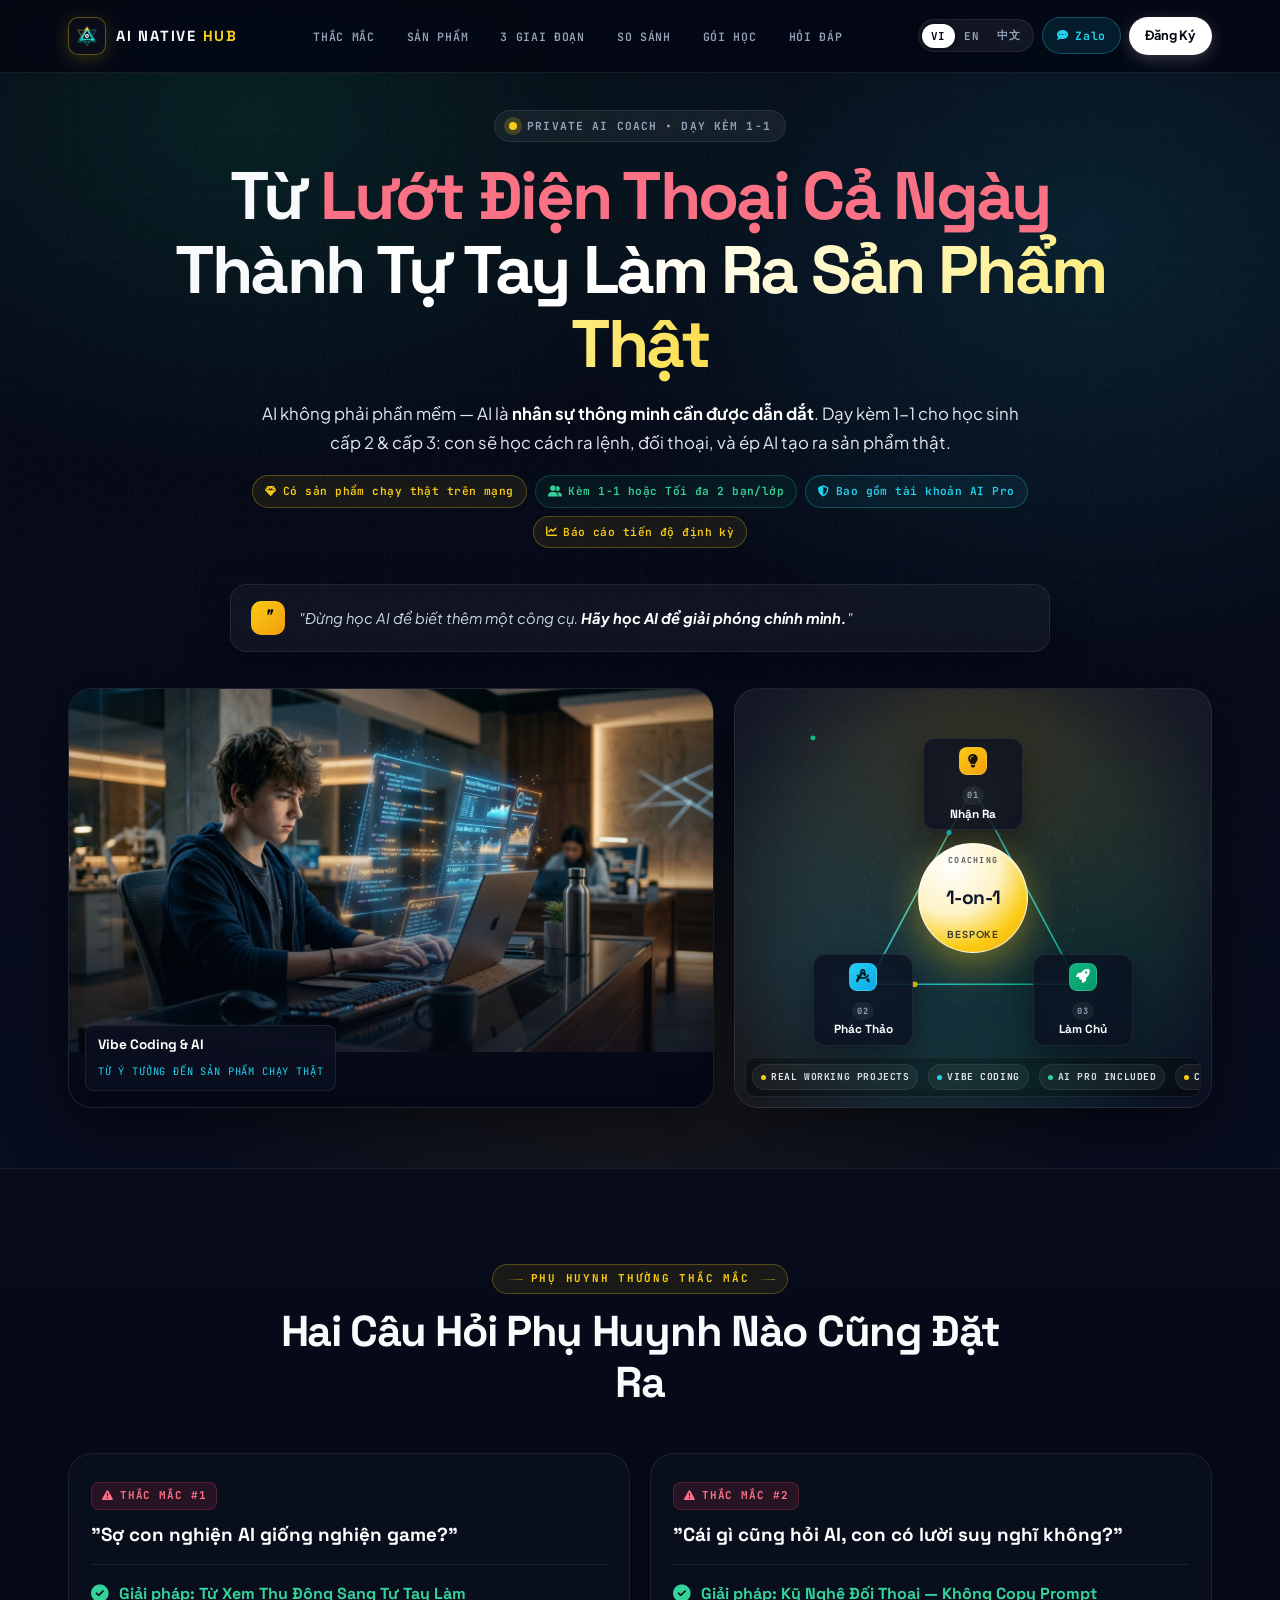
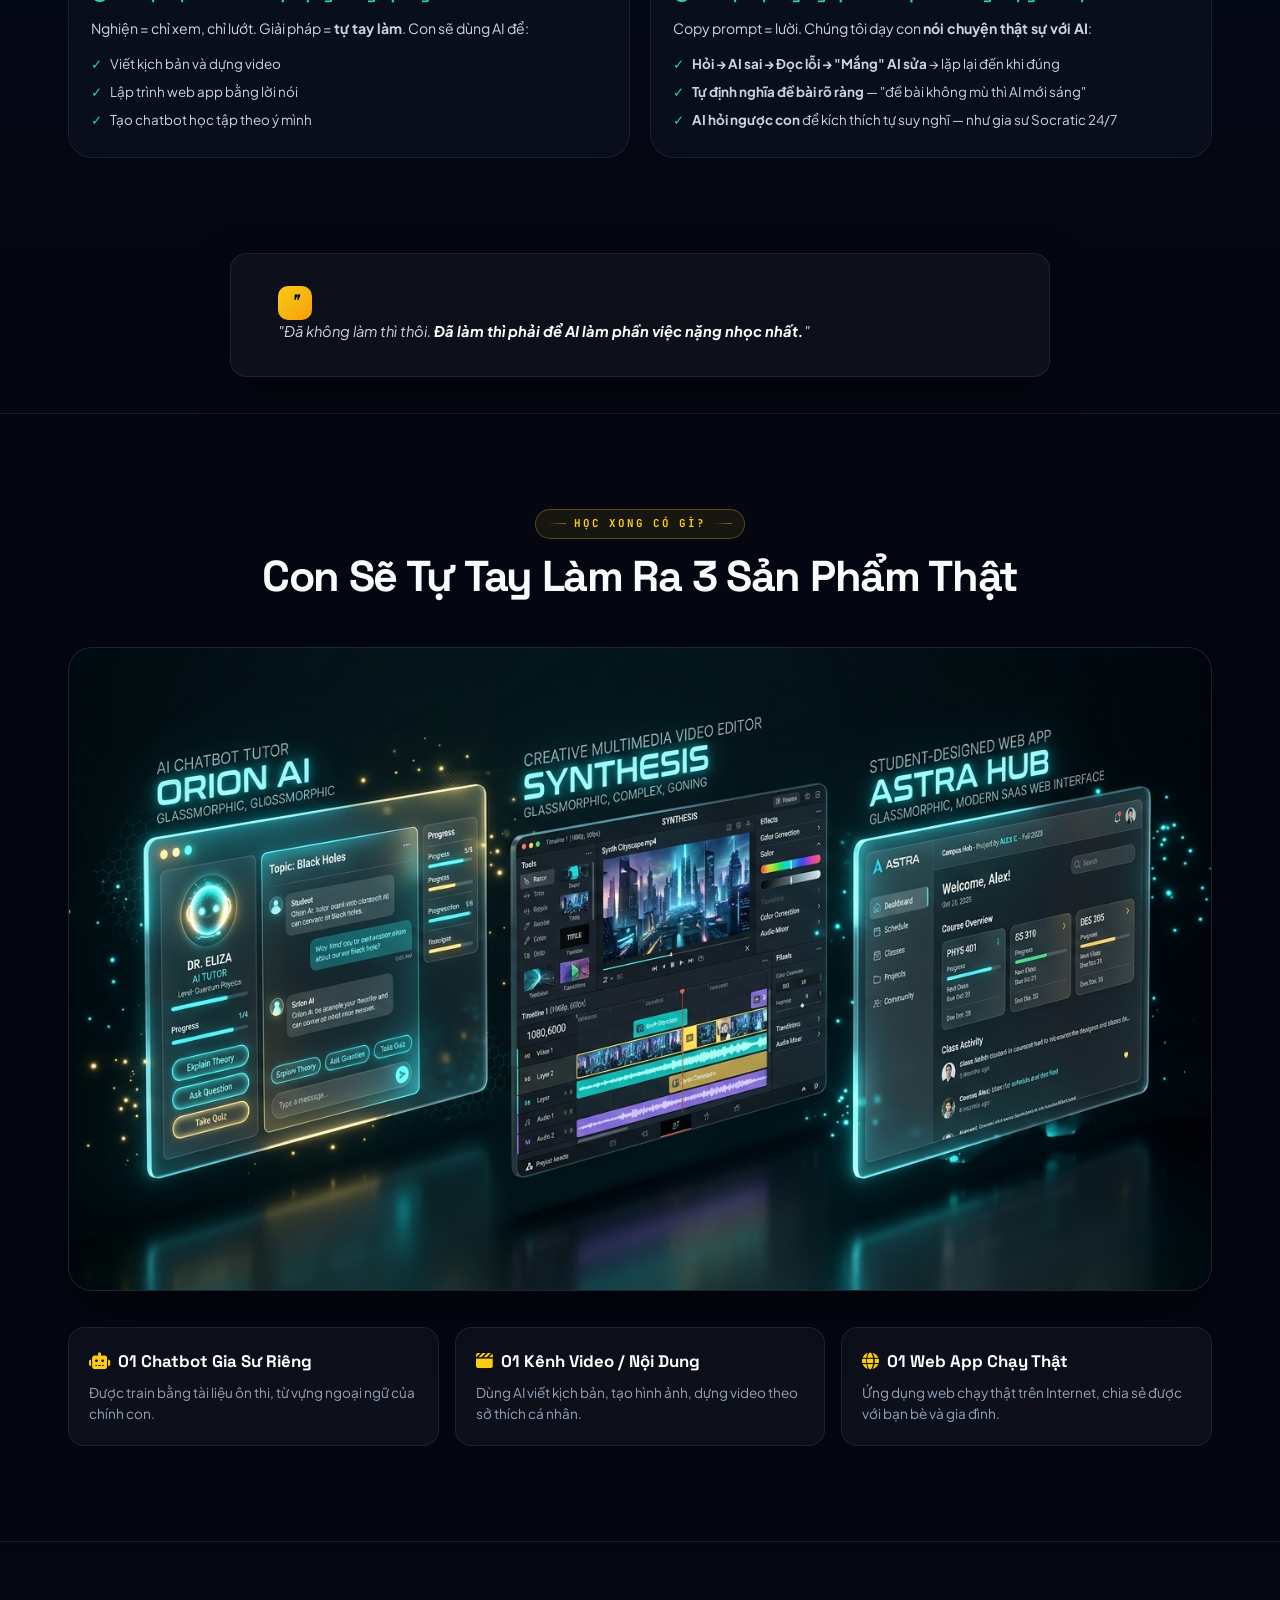
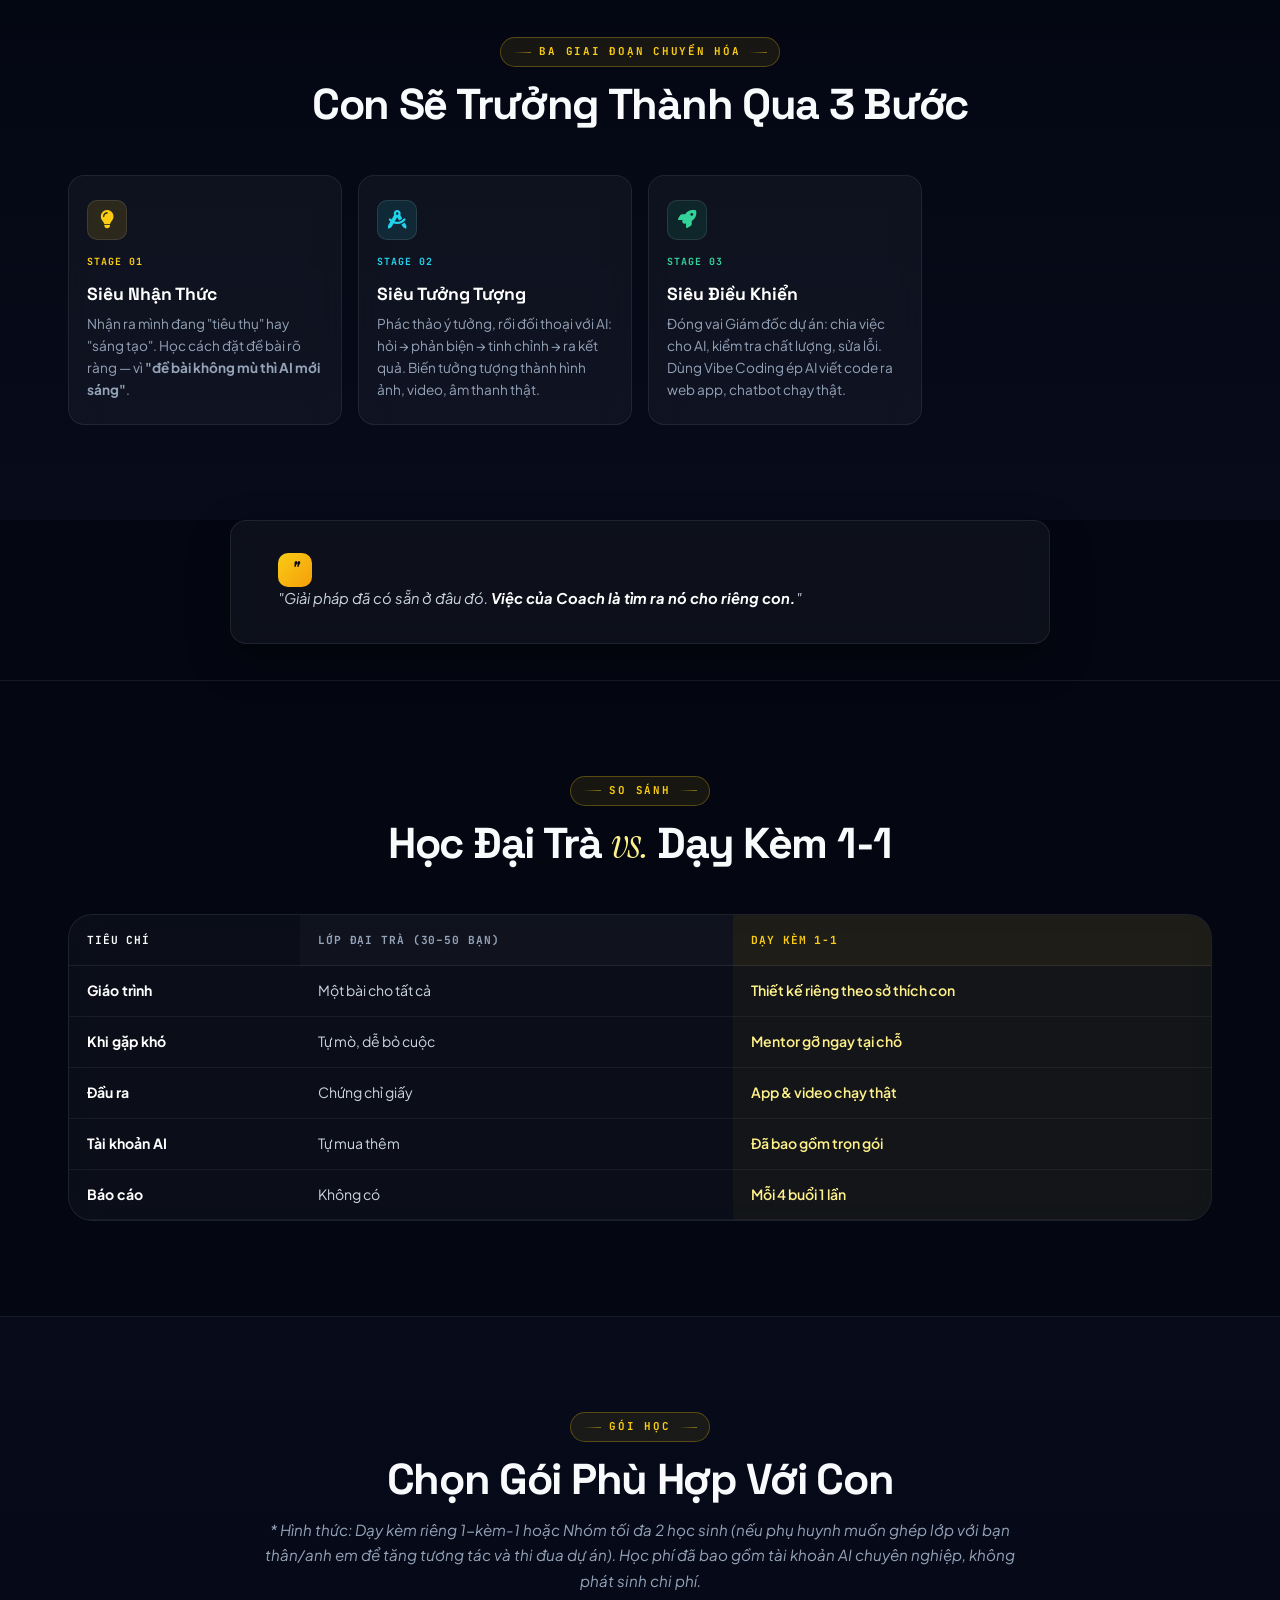
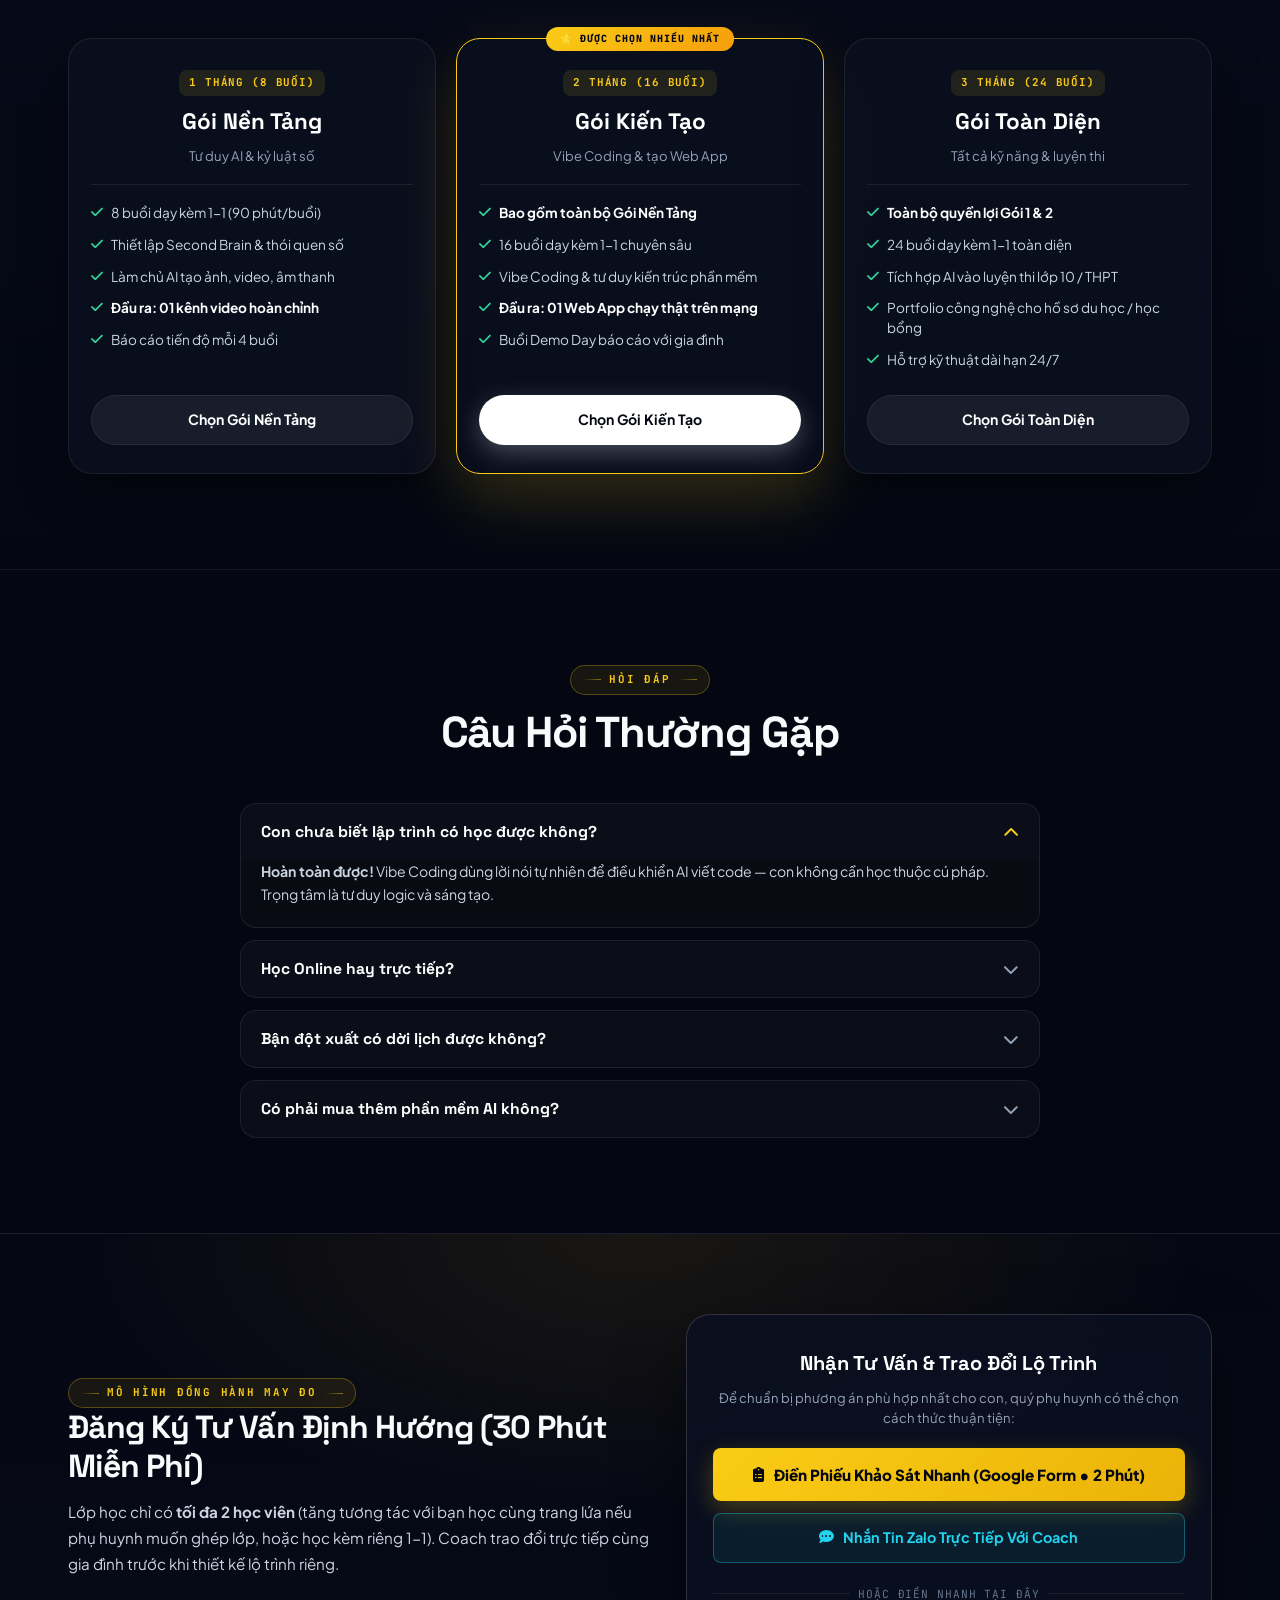
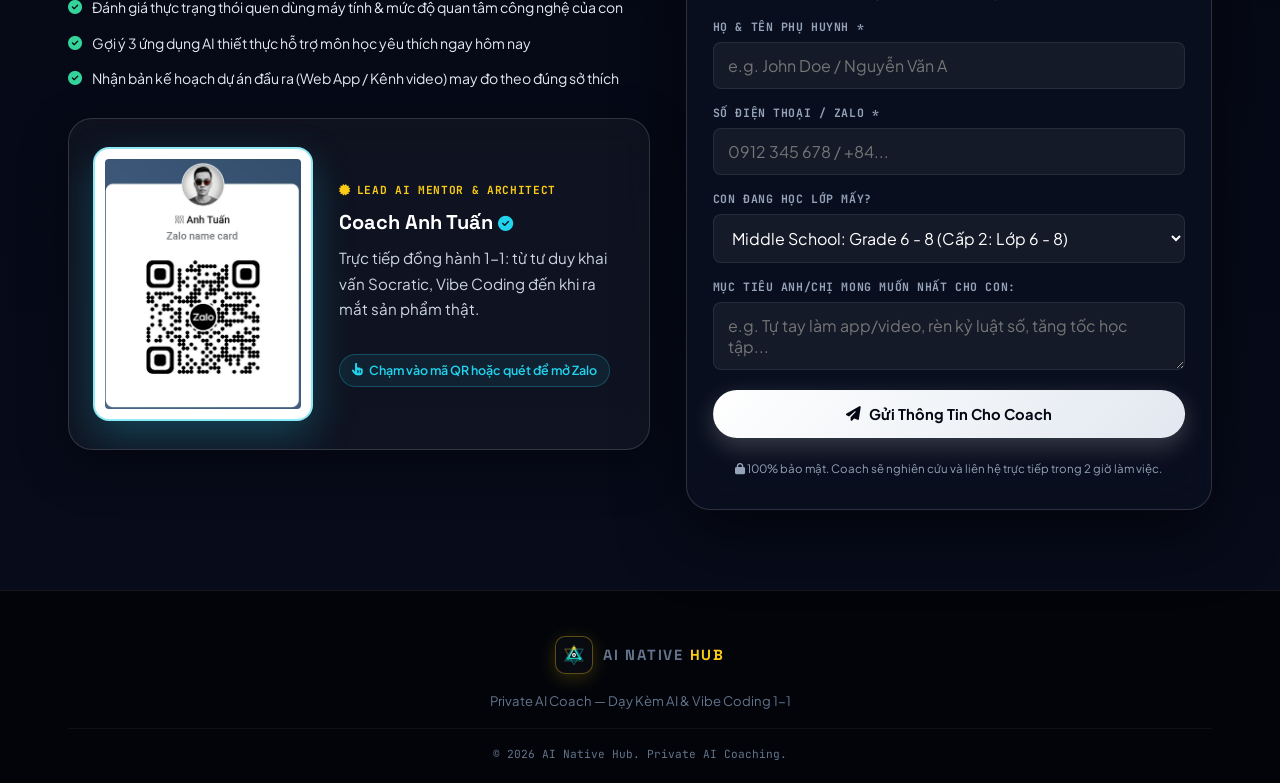
<file: sites/site-01-k12-creator/index.html>
<!DOCTYPE html>
<html lang="vi">
<head>
  <meta charset="UTF-8">
  <meta name="viewport" content="width=device-width, initial-scale=1.0, viewport-fit=cover">
  <meta name="theme-color" content="#040712">
  
  <title>Private AI Coach — AI Native Hub</title>
  <meta name="description" content="Dạy kèm AI 1-1 cho học sinh cấp 2 & cấp 3. Biến thời gian lướt điện thoại thành kỹ năng tạo sản phẩm thật.">
  
  <!-- Google Fonts -->
  <link rel="preconnect" href="https://fonts.googleapis.com">
  <link rel="preconnect" href="https://fonts.gstatic.com" crossorigin>
  <link href="https://fonts.googleapis.com/css2?family=Instrument+Serif:ital@0;1&family=JetBrains+Mono:wght@500;600;700&family=Plus+Jakarta+Sans:wght@400;500;600;700;800&family=Space+Grotesk:wght@500;600;700;800&family=Noto+Sans+SC:wght@500;700&display=swap" rel="stylesheet">
  
  <!-- FontAwesome Icons -->
  <link rel="stylesheet" href="https://cdnjs.cloudflare.com/ajax/libs/font-awesome/6.4.0/css/all.min.css">
  
  <link rel="stylesheet" href="style.css">
</head>
<body>

  <!-- Top Scroll Progress Bar -->
  <div id="progress" aria-hidden="true"></div>

  <!-- Noise Texture Overlay -->
  <div class="noise" aria-hidden="true"></div>

  <!-- Floating Ambient Orbs -->
  <div class="orb orb1" aria-hidden="true"></div>
  <div class="orb orb2" aria-hidden="true"></div>

  <!-- MOBILE DRAWER -->
  <div class="drawer" id="mobileDrawer">
    <a href="#objections" class="drawer-link">
      <span class="vi">Thắc Mắc</span>
      <span class="en">Concerns</span>
      <span class="zh">答疑</span>
      <span>01</span>
    </a>
    <a href="#showcase" class="drawer-link">
      <span class="vi">Sản Phẩm</span>
      <span class="en">Projects</span>
      <span class="zh">作品</span>
      <span>02</span>
    </a>
    <a href="#pillars" class="drawer-link">
      <span class="vi">3 Giai Đoạn</span>
      <span class="en">3 Stages</span>
      <span class="zh">三阶段</span>
      <span>03</span>
    </a>
    <a href="#comparison" class="drawer-link">
      <span class="vi">So Sánh</span>
      <span class="en">Compare</span>
      <span class="zh">对比</span>
      <span>04</span>
    </a>
    <a href="#packages" class="drawer-link">
      <span class="vi">Gói Học</span>
      <span class="en">Plans</span>
      <span class="zh">课程方案</span>
      <span>05</span>
    </a>
    <a href="#register" class="drawer-link" style="color:var(--gold)">
      <span class="vi">Đăng Ký Tư Vấn</span>
      <span class="en">Book Free Call</span>
      <span class="zh">免费预约</span>
      <span>→</span>
    </a>
  </div>

  <!-- NAVIGATION -->
  <nav class="nav">
    <div class="container nav-inner">
      <a href="#" class="brand">
        <div class="brand-mark">
          <svg class="nexus-svg" viewBox="0 0 40 40" fill="none" xmlns="http://www.w3.org/2000/svg" aria-hidden="true">
            <defs>
              <linearGradient id="nexusNavG" x1="0%" y1="0%" x2="100%" y2="100%">
                <stop offset="0%" stop-color="#FACC15" />
                <stop offset="50%" stop-color="#22D3EE" />
                <stop offset="100%" stop-color="#10B981" />
              </linearGradient>
            </defs>
            <path d="M20 6L33 28.5H7L20 6Z" stroke="url(#nexusNavG)" stroke-width="1.8" stroke-linejoin="round" opacity="0.35"/>
            <path d="M20 34L7 11.5H33L20 34Z" stroke="url(#nexusNavG)" stroke-width="1.8" stroke-linejoin="round" opacity="0.35"/>
            <path d="M20 10L28.5 25H11.5L20 10Z" stroke="url(#nexusNavG)" stroke-width="2.2" stroke-linejoin="round"/>
            <circle cx="20" cy="10" r="2.2" fill="#FACC15" />
            <circle cx="28.5" cy="25" r="2.2" fill="#22D3EE" />
            <circle cx="11.5" cy="25" r="2.2" fill="#10B981" />
            <circle cx="20" cy="20" r="2.8" fill="#FFFFFF" />
            <circle cx="20" cy="20" r="1.2" fill="#040712" />
          </svg>
        </div>
        <span class="brand-text">AI NATIVE <strong>HUB</strong></span>
      </a>

      <!-- Desktop Nav Links -->
      <div class="nav-links">
        <a href="#objections">
          <span class="vi">Thắc Mắc</span>
          <span class="en">Concerns</span>
          <span class="zh">答疑</span>
        </a>
        <a href="#showcase">
          <span class="vi">Sản Phẩm</span>
          <span class="en">Projects</span>
          <span class="zh">作品</span>
        </a>
        <a href="#pillars">
          <span class="vi">3 Giai Đoạn</span>
          <span class="en">3 Stages</span>
          <span class="zh">三阶段</span>
        </a>
        <a href="#comparison">
          <span class="vi">So Sánh</span>
          <span class="en">Compare</span>
          <span class="zh">对比</span>
        </a>
        <a href="#packages">
          <span class="vi">Gói Học</span>
          <span class="en">Plans</span>
          <span class="zh">方案</span>
        </a>
        <a href="#faq">
          <span class="vi">Hỏi Đáp</span>
          <span class="en">FAQ</span>
          <span class="zh">问答</span>
        </a>
      </div>

      <!-- Nav Actions & Language Switcher -->
      <div class="nav-actions">
        <div class="lang-switcher" aria-label="Language Selector">
          <button class="lang-btn active" data-lang="vi">VI</button>
          <button class="lang-btn" data-lang="en">EN</button>
          <button class="lang-btn" data-lang="zh">中文</button>
        </div>

        <a href="https://zalo.me/0898907709" target="_blank" class="btn-nav-zalo">
          <i class="fa-solid fa-comment-dots"></i> Zalo
        </a>

        <a href="#register" class="btn-nav-cta">
          <span class="vi">Đăng Ký</span>
          <span class="en">Book Now</span>
          <span class="zh">预约</span>
        </a>

        <button class="hamburger" id="drawerToggle" aria-label="Toggle Menu">
          <i></i>
        </button>
      </div>
    </div>
  </nav>

  <!-- HERO SECTION -->
  <header class="hero">
    <div class="hero-grid-bg" aria-hidden="true"></div>
    <div class="container">
      
      <div class="hero-top">
        <div class="eyebrow">
          <i class="pulse-dot"></i>
          <span class="vi">PRIVATE AI COACH • DẠY KÈM 1-1</span>
          <span class="en">PRIVATE AI COACH • 1-ON-1 MENTORSHIP</span>
          <span class="zh">PRIVATE AI COACH • 1对1私人辅导</span>
        </div>

        <!-- H1 Multilingual -->
        <h1 class="vi">
          Từ <span class="danger-strike">Lướt Điện Thoại Cả Ngày</span><br>
          Thành <span class="grad-gold">Tự Tay Làm Ra Sản Phẩm Thật</span>
        </h1>
        <h1 class="en">
          From <span class="danger-strike">Endless Scrolling</span><br>
          To <span class="grad-gold">Building Real Things with AI</span>
        </h1>
        <h1 class="zh">
          从 <span class="danger-strike">整天刷手机</span><br>
          到 <span class="grad-gold">亲手做出真实作品</span>
        </h1>

        <p class="hero-subtitle vi">
          AI không phải phần mềm — AI là <strong>nhân sự thông minh cần được dẫn dắt</strong>. Dạy kèm 1-1 cho học sinh cấp 2 & cấp 3: con sẽ học cách ra lệnh, đối thoại, và ép AI tạo ra sản phẩm thật.
        </p>
        <p class="hero-subtitle en">
          AI isn't just software — it's a <strong>brilliant team member that needs direction</strong>. Private 1-on-1 for middle & high school: your child learns to lead AI and build real things.
        </p>
        <p class="hero-subtitle zh">
          AI不是软件工具——它是一个<strong>需要指导的聪明队友</strong>。初高中生1对1私教：教孩子学会带领AI，做出真实作品。
        </p>

        <!-- Pills Multilingual -->
        <div class="hero-pills">
          <span class="pill gold">
            <i class="fa-solid fa-gem"></i>
            <span class="vi">Có sản phẩm chạy thật trên mạng</span>
            <span class="en">Real Projects, Really Online</span>
            <span class="zh">学完即有作品上线</span>
          </span>
          <span class="pill em">
            <i class="fa-solid fa-user-group"></i>
            <span class="vi">Kèm 1-1 hoặc Tối đa 2 bạn/lớp</span>
            <span class="en">1-on-1 or Max 2 Students</span>
            <span class="zh">1对1 或 最多2人同行</span>
          </span>
          <span class="pill cy">
            <i class="fa-solid fa-shield-halved"></i>
            <span class="vi">Bao gồm tài khoản AI Pro</span>
            <span class="en">AI Pro Accounts Included</span>
            <span class="zh">已含AI专业账号</span>
          </span>
          <span class="pill gold">
            <i class="fa-solid fa-chart-line"></i>
            <span class="vi">Báo cáo tiến độ định kỳ</span>
            <span class="en">Regular Progress Reports</span>
            <span class="zh">定期进度报告</span>
          </span>
        </div>
      </div>

      <!-- Parent Reassurance Quote Banner -->
      <div class="hero-quote">
        <div class="q-mark">"</div>
        <p class="quote-text vi">
          "Đừng học AI để biết thêm một công cụ. <strong>Hãy học AI để giải phóng chính mình.</strong>"
        </p>
        <p class="quote-text en">
          "Don't learn AI just to add another tool. <strong>Learn AI to set yourself free.</strong>"
        </p>
        <p class="quote-text zh">
          "学AI不是为了多会一个软件。<strong>而是为了解放自己。</strong>"
        </p>
      </div>

      <!-- HERO VISUAL: MEDIA CARD + FLYWHEEL ENGINE -->
      <div class="hero-visual">
        
        <!-- MEDIA IMAGE CARD -->
        <div class="hero-media-card">
          <img src="assets/student_ai_builder.jpg" alt="Student coding with AI Hologram">
          <div class="hero-media-overlay"></div>
          <div class="hero-media-caption">
            <div class="media-hud-tag">
              <strong>Vibe Coding & AI</strong>
              <span class="vi">Từ ý tưởng đến sản phẩm chạy thật</span>
              <span class="en">From idea to live product</span>
              <span class="zh">从创意到上线作品</span>
            </div>
          </div>
        </div>

        <!-- INTERACTIVE FLYWHEEL STAGE -->
        <div class="trinity-stage">
          <div class="stage-grid"></div>
          <div class="stage-glow"></div>

          <div class="tri-engine">
            <svg class="tri-svg" viewBox="0 0 360 360" fill="none">
              <circle cx="180" cy="180" r="118" stroke="rgba(255,255,255,.08)" stroke-dasharray="4 8"/>
              <circle cx="180" cy="180" r="88" stroke="rgba(255,255,255,.06)" stroke-dasharray="2 10"/>
              <path id="triPath" d="M180 56 L 62 277 L 298 277 Z" stroke="url(#gTri)" stroke-width="1.8" stroke-linejoin="round" opacity=".9"/>
              <defs>
                <linearGradient id="gTri" x1="0" y1="0" x2="1" y2="1">
                  <stop offset="0%" stop-color="#FACC15"/>
                  <stop offset="50%" stop-color="#22D3EE"/>
                  <stop offset="100%" stop-color="#10B981"/>
                </linearGradient>
              </defs>
              <circle r="3.2" fill="#FACC15"><animateMotion dur="6s" repeatCount="indefinite" rotate="auto"><mpath href="#triPath"/></animateMotion></circle>
              <circle r="2.8" fill="#22D3EE"><animateMotion dur="6s" repeatCount="indefinite" begin="2s" rotate="auto"><mpath href="#triPath"/></animateMotion></circle>
              <circle r="2.8" fill="#10B981"><animateMotion dur="6s" repeatCount="indefinite" begin="4s" rotate="auto"><mpath href="#triPath"/></animateMotion></circle>
            </svg>

            <!-- NODE A: SIÊU NHẬN THỨC -->
            <div class="node a">
              <div class="node-card">
                <div class="node-icon"><i class="fa-solid fa-lightbulb"></i></div>
                <kbd>01</kbd>
                <h4>
                  <span class="vi">Nhận Ra</span>
                  <span class="en">Awareness</span>
                  <span class="zh">觉醒</span>
                </h4>
              </div>
            </div>

            <!-- NODE B: SIÊU TƯỞNG TƯỢNG -->
            <div class="node b">
              <div class="node-card">
                <div class="node-icon"><i class="fa-solid fa-compass-drafting"></i></div>
                <kbd>02</kbd>
                <h4>
                  <span class="vi">Phác Thảo</span>
                  <span class="en">Envision</span>
                  <span class="zh">构想</span>
                </h4>
              </div>
            </div>

            <!-- NODE C: SIÊU ĐIỀU KHIỂN -->
            <div class="node c">
              <div class="node-card">
                <div class="node-icon"><i class="fa-solid fa-rocket"></i></div>
                <kbd>03</kbd>
                <h4>
                  <span class="vi">Làm Chủ</span>
                  <span class="en">Build & Ship</span>
                  <span class="zh">实战</span>
                </h4>
              </div>
            </div>

            <!-- CENTER -->
            <div class="tri-center">
              <small>COACHING</small>
              <strong>1-on-1</strong>
              <span>Bespoke</span>
            </div>
          </div>

          <!-- TICKER -->
          <div class="ticker">
            <div class="ticker-track">
              <span class="chip"><i style="color:var(--gold)"></i> Real Working Projects</span>
              <span class="chip"><i style="color:var(--cyan)"></i> Vibe Coding</span>
              <span class="chip"><i style="color:var(--emerald2)"></i> AI Pro Included</span>
              <span class="chip"><i style="color:var(--gold)"></i> Critical Thinking</span>
              <span class="chip"><i style="color:var(--cyan)"></i> Digital Discipline</span>
              <span class="chip"><i style="color:var(--emerald2)"></i> Real Working Projects</span>
            </div>
          </div>
        </div>

      </div>

    </div>
  </header>

  <!-- SECTION: OBJECTIONS & PAIN POINT RESOLUTION -->
  <section id="objections" class="section objections-section">
    <div class="container">
      
      <div class="sec-head">
        <div class="k-label">
          <span class="vi">PHỤ HUYNH THƯỜNG THẮC MẮC</span>
          <span class="en">WHAT PARENTS WORRY ABOUT</span>
          <span class="zh">家长最常问的问题</span>
        </div>
        <h2 class="vi">Hai Câu Hỏi Phụ Huynh Nào Cũng Đặt Ra</h2>
        <h2 class="en">The Two Questions Every Parent Asks</h2>
        <h2 class="zh">每位家长都会问的两个问题</h2>
      </div>

      <div class="objection-grid">
        <!-- CARD 1 -->
        <div class="o-card">
          <div class="o-badge">
            <i class="fa-solid fa-triangle-exclamation"></i>
            <span class="vi">THẮC MẮC #1</span>
            <span class="en">CONCERN #1</span>
            <span class="zh">疑虑 #1</span>
          </div>

          <h3 class="o-fear vi">"Sợ con nghiện AI giống nghiện game?"</h3>
          <h3 class="o-fear en">"Will my child get addicted to AI like gaming?"</h3>
          <h3 class="o-fear zh">"孩子会不会像打游戏一样沉迷AI？"</h3>

          <div class="o-divider"></div>

          <div class="o-solution">
            <div class="o-solution-header">
              <i class="fa-solid fa-circle-check"></i>
              <h4 class="vi">Giải pháp: Từ Xem Thụ Động Sang Tự Tay Làm</h4>
              <h4 class="en">Solution: From Watching to Making</h4>
              <h4 class="zh">解决方案：从刷屏变成动手做</h4>
            </div>
            <p class="vi">
              Nghiện = chỉ xem, chỉ lướt. Giải pháp = <strong>tự tay làm</strong>. Con sẽ dùng AI để:
            </p>
            <p class="en">
              Addiction comes from passive scrolling. The cure is <strong>creating</strong>. Your child will use AI to:
            </p>
            <p class="zh">
              沉迷源于被动刷屏。解药是<strong>亲手创造</strong>。孩子将用AI：
            </p>
            <ul>
              <li>
                <span class="vi">Viết kịch bản và dựng video</span>
                <span class="en">Script and produce their own videos</span>
                <span class="zh">编写脚本、制作视频</span>
              </li>
              <li>
                <span class="vi">Lập trình web app bằng lời nói</span>
                <span class="en">Build real web apps using plain language</span>
                <span class="zh">用日常语言开发网站应用</span>
              </li>
              <li>
                <span class="vi">Tạo chatbot học tập theo ý mình</span>
                <span class="en">Create a personal AI study assistant</span>
                <span class="zh">打造专属AI学习助手</span>
              </li>
            </ul>
          </div>
        </div>

        <!-- CARD 2 -->
        <div class="o-card">
          <div class="o-badge">
            <i class="fa-solid fa-triangle-exclamation"></i>
            <span class="vi">THẮC MẮC #2</span>
            <span class="en">CONCERN #2</span>
            <span class="zh">疑虑 #2</span>
          </div>

          <h3 class="o-fear vi">"Cái gì cũng hỏi AI, con có lười suy nghĩ không?"</h3>
          <h3 class="o-fear en">"Will asking AI everything make them stop thinking?"</h3>
          <h3 class="o-fear zh">"什么都问AI，孩子会不会不动脑了？"</h3>

          <div class="o-divider"></div>

          <div class="o-solution">
            <div class="o-solution-header">
              <i class="fa-solid fa-circle-check"></i>
              <h4 class="vi">Giải pháp: Kỹ Nghệ Đối Thoại — Không Copy Prompt</h4>
              <h4 class="en">Solution: Dialog Engineering — Not Copying Prompts</h4>
              <h4 class="zh">解决方案：对话工程——不是抄提示词</h4>
            </div>
            <p class="vi">
              Copy prompt = lười. Chúng tôi dạy con <strong>nói chuyện thật sự với AI</strong>:
            </p>
            <p class="en">
              Copying prompts is lazy. We teach <strong>real conversation with AI</strong>:
            </p>
            <p class="zh">
              抄提示词=偷懒。我们教的是<strong>和AI真正对话</strong>：
            </p>
            <ul>
              <li>
                <span class="vi"><strong>Hỏi → AI sai → Đọc lỗi → "Mắng" AI sửa</strong> → lặp lại đến khi đúng</span>
                <span class="en"><strong>Ask → AI gets it wrong → Read the error → Push back</strong> → repeat until right</span>
                <span class="zh"><strong>提问→AI答错→分析错误→要求修正</strong>→反复直到正确</span>
              </li>
              <li>
                <span class="vi"><strong>Tự định nghĩa đề bài rõ ràng</strong> — "đề bài không mù thì AI mới sáng"</span>
                <span class="en"><strong>Define the problem clearly first</strong> — AI is only as good as the brief</span>
                <span class="zh"><strong>先把问题定义清楚</strong>——问题不模糊，AI才能给好答案</span>
              </li>
              <li>
                <span class="vi"><strong>AI hỏi ngược con</strong> để kích thích tự suy nghĩ — như gia sư Socratic 24/7</span>
                <span class="en"><strong>AI asks questions back</strong> to spark independent thinking — a 24/7 Socratic tutor</span>
                <span class="zh"><strong>让AI反过来提问</strong>，激发独立思考——24/7苏格拉底式导师</span>
              </li>
            </ul>
          </div>
        </div>
      </div>

    </div>
  </section>

  <!-- QUOTE DIVIDER -->
  <div class="hero-quote" style="padding:2rem 1.2rem">
    <div class="container">
      <div class="q-mark">"</div>
      <p class="quote-text vi">"Đã không làm thì thôi. <strong>Đã làm thì phải để AI làm phần việc nặng nhọc nhất.</strong>"</p>
      <p class="quote-text en">"If you're going to do it, <strong>let AI handle the heavy lifting.</strong>"</p>
      <p class="quote-text zh">"要做就做到底。<strong>让AI承担最繁重的部分。</strong>"</p>
    </div>
  </div>

  <!-- SECTION: DELIVERABLES SHOWCASE -->
  <section id="showcase" class="section">
    <div class="container">
      
      <div class="sec-head">
        <div class="k-label">
          <span class="vi">HỌC XONG CÓ GÌ?</span>
          <span class="en">WHAT THEY'LL BUILD</span>
          <span class="zh">学完能做什么</span>
        </div>
        <h2 class="vi">Con Sẽ Tự Tay Làm Ra 3 Sản Phẩm Thật</h2>
        <h2 class="en">Your Child Will Build 3 Real Projects</h2>
        <h2 class="zh">孩子将亲手完成3个真实项目</h2>
      </div>

      <!-- SHOWCASE HERO IMAGE -->
      <div class="showcase-banner">
        <img src="assets/ai_apps_showcase.jpg" alt="AI Chatbot, Multimedia, and Web App Project Showcase">
      </div>

      <!-- 3 SHOWCASE CARDS -->
      <div class="showcase-grid-cards">
        <div class="sc-card">
          <h4><i class="fa-solid fa-robot"></i> 
            <span class="vi">01 Chatbot Gia Sư Riêng</span>
            <span class="en">01 Personal AI Tutor</span>
            <span class="zh">01 专属AI学习助手</span>
          </h4>
          <p class="vi">Được train bằng tài liệu ôn thi, từ vựng ngoại ngữ của chính con.</p>
          <p class="en">Trained on their own exam notes and vocabulary.</p>
          <p class="zh">用孩子自己的复习资料和词汇库训练。</p>
        </div>

        <div class="sc-card">
          <h4><i class="fa-solid fa-clapperboard"></i>
            <span class="vi">01 Kênh Video / Nội Dung</span>
            <span class="en">01 Video Channel Project</span>
            <span class="zh">01 视频频道项目</span>
          </h4>
          <p class="vi">Dùng AI viết kịch bản, tạo hình ảnh, dựng video theo sở thích cá nhân.</p>
          <p class="en">AI-powered scripting, visuals, and video editing around their interests.</p>
          <p class="zh">AI辅助编写脚本、生成图片、剪辑个人兴趣视频。</p>
        </div>

        <div class="sc-card">
          <h4><i class="fa-solid fa-globe"></i>
            <span class="vi">01 Web App Chạy Thật</span>
            <span class="en">01 Live Web App</span>
            <span class="zh">01 上线运行的网站</span>
          </h4>
          <p class="vi">Ứng dụng web chạy thật trên Internet, chia sẻ được với bạn bè và gia đình.</p>
          <p class="en">A real website, live on the internet, ready to share with anyone.</p>
          <p class="zh">一个真正上线的网站，可以分享给所有人看。</p>
        </div>
      </div>

    </div>
  </section>

  <!-- SECTION: 3 TRỤ CỘT META -->
  <section id="pillars" class="section pillars-section">
    <div class="container">
      
      <div class="sec-head">
        <div class="k-label">
          <span class="vi">BA GIAI ĐOẠN CHUYỂN HÓA</span>
          <span class="en">THREE STAGES OF TRANSFORMATION</span>
          <span class="zh">三个蜕变阶段</span>
        </div>
        <h2 class="vi">Con Sẽ Trưởng Thành Qua 3 Bước</h2>
        <h2 class="en">Your Child Grows Through 3 Stages</h2>
        <h2 class="zh">孩子将经历三个成长阶段</h2>
      </div>

      <div class="pillars-grid">
        <div class="p-card gold">
          <div class="p-icon-box"><i class="fa-solid fa-lightbulb"></i></div>
          <div class="p-tag">Stage 01</div>
          <h3 class="vi">Siêu Nhận Thức</h3>
          <h3 class="en">Meta-Cognition</h3>
          <h3 class="zh">超认知</h3>
          <p class="vi">Nhận ra mình đang "tiêu thụ" hay "sáng tạo". Học cách đặt đề bài rõ ràng — vì <strong>"đề bài không mù thì AI mới sáng"</strong>.</p>
          <p class="en">Recognize consuming vs. creating. Learn to define problems clearly — because <strong>AI is only as brilliant as the brief it receives</strong>.</p>
          <p class="zh">分清"消费"与"创造"。学会清晰定义问题——因为<strong>问题不模糊，AI才能给出好答案</strong>。</p>
        </div>

        <div class="p-card cy">
          <div class="p-icon-box"><i class="fa-solid fa-compass-drafting"></i></div>
          <div class="p-tag">Stage 02</div>
          <h3 class="vi">Siêu Tưởng Tượng</h3>
          <h3 class="en">Meta-Imagination</h3>
          <h3 class="zh">超想象</h3>
          <p class="vi">Phác thảo ý tưởng, rồi đối thoại với AI: hỏi → phản biện → tinh chỉnh → ra kết quả. Biến tưởng tượng thành hình ảnh, video, âm thanh thật.</p>
          <p class="en">Sketch ideas, then converse with AI: ask → challenge → refine → get real results. Turn imagination into actual images, videos, and audio.</p>
          <p class="zh">构思创意，再与AI对话：提问→质疑→优化→产出结果。把想象变成真实的图像、视频和音频。</p>
        </div>

        <div class="p-card em">
          <div class="p-icon-box"><i class="fa-solid fa-rocket"></i></div>
          <div class="p-tag">Stage 03</div>
          <h3 class="vi">Siêu Điều Khiển</h3>
          <h3 class="en">Meta-Control</h3>
          <h3 class="zh">超调控</h3>
          <p class="vi">Đóng vai Giám đốc dự án: chia việc cho AI, kiểm tra chất lượng, sửa lỗi. Dùng Vibe Coding ép AI viết code ra web app, chatbot chạy thật.</p>
          <p class="en">Act as Project Director: delegate tasks to AI, quality-check output, fix bugs. Use Vibe Coding to ship real web apps and chatbots.</p>
          <p class="zh">扮演项目总监：给AI分配任务、检查质量、修复错误。用Vibe Coding交付真实的网站应用和聊天机器人。</p>
        </div>
      </div>

    </div>
  </section>

  <!-- QUOTE DIVIDER -->
  <div class="hero-quote" style="padding:2rem 1.2rem">
    <div class="container">
      <div class="q-mark">"</div>
      <p class="quote-text vi">"Giải pháp đã có sẵn ở đâu đó. <strong>Việc của Coach là tìm ra nó cho riêng con.</strong>"</p>
      <p class="quote-text en">"The solution already exists somewhere. <strong>The Coach's job is to find it — for your child.</strong>"</p>
      <p class="quote-text zh">"答案早就存在于某处。<strong>导师的任务，是为你的孩子找到它。</strong>"</p>
    </div>
  </div>

  <!-- SECTION: COMPARISON TABLE -->
  <section id="comparison" class="section">
    <div class="container">
      
      <div class="sec-head">
        <div class="k-label">
          <span class="vi">SO SÁNH</span>
          <span class="en">COMPARISON</span>
          <span class="zh">对比</span>
        </div>
        <h2 class="vi">Học Đại Trà <em>vs.</em> Dạy Kèm 1-1</h2>
        <h2 class="en">Group Class <em>vs.</em> Private 1-on-1</h2>
        <h2 class="zh">大班课 <em>vs.</em> 1对1私教</h2>
      </div>

      <div class="table-wrap">
        <table>
          <thead>
            <tr>
              <th>
                <span class="vi">Tiêu Chí</span>
                <span class="en">Criteria</span>
                <span class="zh">对比项</span>
              </th>
              <th class="th-mass">
                <span class="vi">Lớp đại trà (30–50 bạn)</span>
                <span class="en">Group Class (30–50)</span>
                <span class="zh">大班课 (30-50人)</span>
              </th>
              <th class="th-bespoke">
                <span class="vi">Dạy kèm 1-1</span>
                <span class="en">Private 1-on-1</span>
                <span class="zh">1对1私教</span>
              </th>
            </tr>
          </thead>
          <tbody>
            <tr>
              <td>
                <strong class="vi">Giáo trình</strong>
                <strong class="en">Curriculum</strong>
                <strong class="zh">课程内容</strong>
              </td>
              <td>
                <span class="vi">Một bài cho tất cả</span>
                <span class="en">One-size-fits-all</span>
                <span class="zh">千篇一律</span>
              </td>
              <td class="td-bespoke">
                <span class="vi">Thiết kế riêng theo sở thích con</span>
                <span class="en">Tailored to your child's interests</span>
                <span class="zh">根据孩子兴趣量身定制</span>
              </td>
            </tr>
            <tr>
              <td>
                <strong class="vi">Khi gặp khó</strong>
                <strong class="en">When Stuck</strong>
                <strong class="zh">遇到困难</strong>
              </td>
              <td>
                <span class="vi">Tự mò, dễ bỏ cuộc</span>
                <span class="en">Left behind, easy to give up</span>
                <span class="zh">无人帮忙，容易放弃</span>
              </td>
              <td class="td-bespoke">
                <span class="vi">Mentor gỡ ngay tại chỗ</span>
                <span class="en">Mentor unblocks instantly</span>
                <span class="zh">导师即时解决</span>
              </td>
            </tr>
            <tr>
              <td>
                <strong class="vi">Đầu ra</strong>
                <strong class="en">Results</strong>
                <strong class="zh">最终成果</strong>
              </td>
              <td>
                <span class="vi">Chứng chỉ giấy</span>
                <span class="en">Paper certificate</span>
                <span class="zh">纸面证书</span>
              </td>
              <td class="td-bespoke">
                <span class="vi">App & video chạy thật</span>
                <span class="en">Live apps & video projects</span>
                <span class="zh">真实上线的作品</span>
              </td>
            </tr>
            <tr>
              <td>
                <strong class="vi">Tài khoản AI</strong>
                <strong class="en">AI Software</strong>
                <strong class="zh">AI账号</strong>
              </td>
              <td>
                <span class="vi">Tự mua thêm</span>
                <span class="en">Parents pay extra</span>
                <span class="zh">需额外自费</span>
              </td>
              <td class="td-bespoke">
                <span class="vi">Đã bao gồm trọn gói</span>
                <span class="en">All included</span>
                <span class="zh">全部包含</span>
              </td>
            </tr>
            <tr>
              <td>
                <strong class="vi">Báo cáo</strong>
                <strong class="en">Updates</strong>
                <strong class="zh">进度报告</strong>
              </td>
              <td>
                <span class="vi">Không có</span>
                <span class="en">None</span>
                <span class="zh">几乎没有</span>
              </td>
              <td class="td-bespoke">
                <span class="vi">Mỗi 4 buổi 1 lần</span>
                <span class="en">Every 4 sessions</span>
                <span class="zh">每4课时一次</span>
              </td>
            </tr>
          </tbody>
        </table>
      </div>

    </div>
  </section>

  <!-- SECTION: PACKAGES -->
  <section id="packages" class="section packages-section">
    <div class="container">
      
      <div class="sec-head">
        <div class="k-label">
          <span class="vi">GÓI HỌC</span>
          <span class="en">PLANS</span>
          <span class="zh">课程方案</span>
        </div>
        <h2 class="vi">Chọn Gói Phù Hợp Với Con</h2>
        <h2 class="en">Choose the Right Plan</h2>
        <h2 class="zh">选择适合孩子的方案</h2>
        <p class="vi">
          <em>* Hình thức: Dạy kèm riêng 1-kèm-1 hoặc Nhóm tối đa 2 học sinh (nếu phụ huynh muốn ghép lớp với bạn thân/anh em để tăng tương tác và thi đua dự án). Học phí đã bao gồm tài khoản AI chuyên nghiệp, không phát sinh chi phí.</em>
        </p>
        <p class="en">
          <em>* Format: Private 1-on-1 or Semi-private duo (max 2 students for peer collaboration and project synergy). Professional AI accounts included, zero hidden fees.</em>
        </p>
        <p class="zh">
          <em>* 授课形式：1对1私教 或 最多2人同行（与好友/兄弟姐妹拼班，促进协作互动）。全程已包含专业AI软件账号，无任何额外隐形费用。</em>
        </p>
      </div>

      <div class="packages-grid">
        <!-- GÓI 1 -->
        <div class="pkg-card">
          <div class="pkg-head">
            <span class="pkg-dur">
              <span class="vi">1 THÁNG (8 BUỔI)</span>
              <span class="en">1 MONTH (8 SESSIONS)</span>
              <span class="zh">1个月 (8课时)</span>
            </span>
            <h3 class="pkg-name vi">Gói Nền Tảng</h3>
            <h3 class="pkg-name en">Foundation</h3>
            <h3 class="pkg-name zh">基础入门</h3>
            <p class="pkg-desc vi">Tư duy AI & kỷ luật số</p>
            <p class="pkg-desc en">AI thinking & digital discipline</p>
            <p class="pkg-desc zh">AI思维与数字自律</p>
          </div>
          <div class="pkg-features">
            <div class="pkg-item"><i class="fa-solid fa-check"></i> <span class="vi">8 buổi dạy kèm 1-1 (90 phút/buổi)</span><span class="en">8 private sessions (90 min each)</span><span class="zh">8次1对1授课（每次90分钟）</span></div>
            <div class="pkg-item"><i class="fa-solid fa-check"></i> <span class="vi">Thiết lập Second Brain & thói quen số</span><span class="en">Second Brain setup & screen habits</span><span class="zh">搭建第二大脑与屏幕习惯</span></div>
            <div class="pkg-item"><i class="fa-solid fa-check"></i> <span class="vi">Làm chủ AI tạo ảnh, video, âm thanh</span><span class="en">Master AI for images, video & audio</span><span class="zh">掌握AI图像、视频、音频创作</span></div>
            <div class="pkg-item"><i class="fa-solid fa-check"></i> <strong><span class="vi">Đầu ra: 01 kênh video hoàn chỉnh</span><span class="en">Output: 01 published video channel</span><span class="zh">交付：01个完整视频项目</span></strong></div>
            <div class="pkg-item"><i class="fa-solid fa-check"></i> <span class="vi">Báo cáo tiến độ mỗi 4 buổi</span><span class="en">Progress report every 4 sessions</span><span class="zh">每4课时进度报告</span></div>
          </div>
          <div class="pkg-footer">
            <a href="#register" class="btn btn-ghost">
              <span class="vi">Chọn Gói Nền Tảng</span>
              <span class="en">Select Foundation</span>
              <span class="zh">选择基础方案</span>
            </a>
          </div>
        </div>

        <!-- GÓI 2 (POPULAR) -->
        <div class="pkg-card popular">
          <div class="pkg-ribbon">
            <span class="vi">⭐ ĐƯỢC CHỌN NHIỀU NHẤT</span>
            <span class="en">⭐ MOST POPULAR</span>
            <span class="zh">⭐ 最受欢迎</span>
          </div>
          <div class="pkg-head">
            <span class="pkg-dur">
              <span class="vi">2 THÁNG (16 BUỔI)</span>
              <span class="en">2 MONTHS (16 SESSIONS)</span>
              <span class="zh">2个月 (16课时)</span>
            </span>
            <h3 class="pkg-name vi">Gói Kiến Tạo</h3>
            <h3 class="pkg-name en">Builder</h3>
            <h3 class="pkg-name zh">进阶创客</h3>
            <p class="pkg-desc vi">Vibe Coding & tạo Web App</p>
            <p class="pkg-desc en">Vibe Coding & live web apps</p>
            <p class="pkg-desc zh">自然语言编程与上线应用</p>
          </div>
          <div class="pkg-features">
            <div class="pkg-item"><i class="fa-solid fa-check"></i> <strong><span class="vi">Bao gồm toàn bộ Gói Nền Tảng</span><span class="en">Includes all Foundation benefits</span><span class="zh">包含基础方案全部权益</span></strong></div>
            <div class="pkg-item"><i class="fa-solid fa-check"></i> <span class="vi">16 buổi dạy kèm 1-1 chuyên sâu</span><span class="en">16 intensive 1-on-1 sessions</span><span class="zh">16次深度1对1授课</span></div>
            <div class="pkg-item"><i class="fa-solid fa-check"></i> <span class="vi">Vibe Coding & tư duy kiến trúc phần mềm</span><span class="en">Vibe Coding & software architecture</span><span class="zh">Vibe Coding与软件架构思维</span></div>
            <div class="pkg-item"><i class="fa-solid fa-check"></i> <strong><span class="vi">Đầu ra: 01 Web App chạy thật trên mạng</span><span class="en">Output: 01 live web app on the internet</span><span class="zh">交付：01个上线运行的Web应用</span></strong></div>
            <div class="pkg-item"><i class="fa-solid fa-check"></i> <span class="vi">Buổi Demo Day báo cáo với gia đình</span><span class="en">Demo Day presentation for family</span><span class="zh">毕业Demo Day家庭汇报</span></div>
          </div>
          <div class="pkg-footer">
            <a href="#register" class="btn btn-primary">
              <span class="vi">Chọn Gói Kiến Tạo</span>
              <span class="en">Select Builder</span>
              <span class="zh">选择进阶方案</span>
            </a>
          </div>
        </div>

        <!-- GÓI 3 -->
        <div class="pkg-card">
          <div class="pkg-head">
            <span class="pkg-dur">
              <span class="vi">3 THÁNG (24 BUỔI)</span>
              <span class="en">3 MONTHS (24 SESSIONS)</span>
              <span class="zh">3个月 (24课时)</span>
            </span>
            <h3 class="pkg-name vi">Gói Toàn Diện</h3>
            <h3 class="pkg-name en">Mastery</h3>
            <h3 class="pkg-name zh">全面提升</h3>
            <p class="pkg-desc vi">Tất cả kỹ năng & luyện thi</p>
            <p class="pkg-desc en">Full skills & exam prep</p>
            <p class="pkg-desc zh">全部技能与升学准备</p>
          </div>
          <div class="pkg-features">
            <div class="pkg-item"><i class="fa-solid fa-check"></i> <strong><span class="vi">Toàn bộ quyền lợi Gói 1 & 2</span><span class="en">All Foundation & Builder benefits</span><span class="zh">包含前两阶段所有权益</span></strong></div>
            <div class="pkg-item"><i class="fa-solid fa-check"></i> <span class="vi">24 buổi dạy kèm 1-1 toàn diện</span><span class="en">24 comprehensive 1-on-1 sessions</span><span class="zh">24次全方位1对1授课</span></div>
            <div class="pkg-item"><i class="fa-solid fa-check"></i> <span class="vi">Tích hợp AI vào luyện thi lớp 10 / THPT</span><span class="en">AI-integrated exam prep for school</span><span class="zh">AI融入升学备考</span></div>
            <div class="pkg-item"><i class="fa-solid fa-check"></i> <span class="vi">Portfolio công nghệ cho hồ sơ du học / học bổng</span><span class="en">Tech portfolio for college applications</span><span class="zh">留学申请用的科技作品集</span></div>
            <div class="pkg-item"><i class="fa-solid fa-check"></i> <span class="vi">Hỗ trợ kỹ thuật dài hạn 24/7</span><span class="en">24/7 ongoing tech support</span><span class="zh">长期24/7技术支持</span></div>
          </div>
          <div class="pkg-footer">
            <a href="#register" class="btn btn-ghost">
              <span class="vi">Chọn Gói Toàn Diện</span>
              <span class="en">Select Mastery</span>
              <span class="zh">选择全面方案</span>
            </a>
          </div>
        </div>
      </div>

    </div>
  </section>

  <!-- SECTION: FAQ -->
  <section id="faq" class="section">
    <div class="container">
      
      <div class="sec-head">
        <div class="k-label">
          <span class="vi">HỎI ĐÁP</span>
          <span class="en">FAQ</span>
          <span class="zh">常见问题</span>
        </div>
        <h2 class="vi">Câu Hỏi Thường Gặp</h2>
        <h2 class="en">Frequently Asked Questions</h2>
        <h2 class="zh">家长常问的问题</h2>
      </div>

      <div class="faq-wrap">
        <div class="faq-item active">
          <button class="faq-q">
            <span class="vi">Con chưa biết lập trình có học được không?</span>
            <span class="en">Can a complete beginner learn this?</span>
            <span class="zh">零基础的孩子能学会吗？</span>
            <i class="fa-solid fa-chevron-down faq-arr"></i>
          </button>
          <div class="faq-a">
            <p class="vi"><strong>Hoàn toàn được!</strong> Vibe Coding dùng lời nói tự nhiên để điều khiển AI viết code — con không cần học thuộc cú pháp. Trọng tâm là tư duy logic và sáng tạo.</p>
            <p class="en"><strong>Absolutely!</strong> Vibe Coding uses natural language to direct AI — no syntax memorization needed. The focus is logic and creativity.</p>
            <p class="zh"><strong>完全可以！</strong>Vibe Coding用自然语言指挥AI写代码——不用背语法。重点是逻辑思维和创造力。</p>
          </div>
        </div>

        <div class="faq-item">
          <button class="faq-q">
            <span class="vi">Học Online hay trực tiếp?</span>
            <span class="en">Online or in-person?</span>
            <span class="zh">线上还是线下？</span>
            <i class="fa-solid fa-chevron-down faq-arr"></i>
          </button>
          <div class="faq-a">
            <p class="vi">Linh hoạt: <strong>Online 1-1 qua Google Meet</strong> (chia sẻ màn hình, sửa lỗi trực tiếp) hoặc <strong>trực tiếp tại nhà</strong> tùy khu vực.</p>
            <p class="en">Flexible: <strong>Online 1-on-1 via Google Meet</strong> with screen sharing, or <strong>in-person</strong> depending on location.</p>
            <p class="zh">灵活选择：<strong>线上1对1</strong>（Google Meet屏幕共享）或根据地区安排<strong>线下面授</strong>。</p>
          </div>
        </div>

        <div class="faq-item">
          <button class="faq-q">
            <span class="vi">Bận đột xuất có dời lịch được không?</span>
            <span class="en">Can sessions be rescheduled?</span>
            <span class="zh">临时有事可以改期吗？</span>
            <i class="fa-solid fa-chevron-down faq-arr"></i>
          </button>
          <div class="faq-a">
            <p class="vi">Vì là dạy kèm riêng 1-1, lịch hoàn toàn linh hoạt. Báo trước <strong>6 tiếng</strong> là được dời buổi, không mất lượt.</p>
            <p class="en">Since it's private 1-on-1, scheduling is fully flexible. Just notify us <strong>6 hours ahead</strong> to reschedule — no penalties.</p>
            <p class="zh">1对1私教，时间完全灵活。提前<strong>6小时</strong>通知即可改期，不扣课时。</p>
          </div>
        </div>

        <div class="faq-item">
          <button class="faq-q">
            <span class="vi">Có phải mua thêm phần mềm AI không?</span>
            <span class="en">Do we need to buy AI software separately?</span>
            <span class="zh">需要额外买AI软件吗？</span>
            <i class="fa-solid fa-chevron-down faq-arr"></i>
          </button>
          <div class="faq-a">
            <p class="vi"><strong>Không!</strong> Học phí đã gồm tất cả tài khoản AI cần thiết. Coach cài đặt sẵn trên máy con.</p>
            <p class="en"><strong>No!</strong> All AI accounts are fully covered. The mentor sets everything up on your child's device.</p>
            <p class="zh"><strong>完全不需要！</strong>所有AI账号费用已包含。导师会直接配置好孩子的电脑。</p>
          </div>
        </div>
      </div>

    </div>
  </section>

  <!-- SECTION: REGISTER / DISCOVERY -->
  <section id="register" class="section register-section">
    <div class="container">
      <div class="register-grid">
        
        <div class="reg-info">
          <div class="k-label">
            <span class="vi">MÔ HÌNH ĐỒNG HÀNH MAY ĐO</span>
            <span class="en">BESPOKE ADMISSIONS</span>
            <span class="zh">专属定制通道</span>
          </div>

          <h2 class="vi">Đăng Ký Tư Vấn Định Hướng (30 Phút Miễn Phí)</h2>
          <h2 class="en">Request a Free 30-Min Discovery Conversation</h2>
          <h2 class="zh">预约 30 分钟免费方向评估与沟通</h2>

          <p class="vi">
            Lớp học chỉ có <strong>tối đa 2 học viên</strong> (tăng tương tác với bạn học cùng trang lứa nếu phụ huynh muốn ghép lớp, hoặc học kèm riêng 1-1). Coach trao đổi trực tiếp cùng gia đình trước khi thiết kế lộ trình riêng.
          </p>
          <p class="en">
            Classes are strictly limited to <strong>max 2 students</strong> (encouraging peer synergy for paired students, or private 1-on-1). Lead mentor conducts a direct consultation before crafting the bespoke roadmap.
          </p>
          <p class="zh">
            每班严格限制<strong>最多2名学生</strong>（支持同伴拼班互动或完全1对1）。导师将在开课前与家庭深度沟通并定制专属培养方案。
          </p>

          <div class="reg-perks">
            <div class="r-perk">
              <i class="fa-solid fa-circle-check"></i>
              <span class="vi">Đánh giá thực trạng thói quen dùng máy tính & mức độ quan tâm công nghệ của con</span>
              <span class="en">Understand your child's current device habits and tech affinity</span>
              <span class="zh">评估孩子的数码习惯与科技兴趣偏好</span>
            </div>
            <div class="r-perk">
              <i class="fa-solid fa-circle-check"></i>
              <span class="vi">Gợi ý 3 ứng dụng AI thiết thực hỗ trợ môn học yêu thích ngay hôm nay</span>
              <span class="en">Get 3 actionable AI study workflows tailored to their favorite subjects</span>
              <span class="zh">获得3个即学即用的学科提效 AI 工具建议</span>
            </div>
            <div class="r-perk">
              <i class="fa-solid fa-circle-check"></i>
              <span class="vi">Nhận bản kế hoạch dự án đầu ra (Web App / Kênh video) may đo theo đúng sở thích</span>
              <span class="en">Receive a tailored project outline (Web App / Media Project) matching their passion</span>
              <span class="zh">获取一份基于孩子兴趣的实战项目（网站/多媒体作品）规划</span>
            </div>
          </div>

          <!-- Lead Mentor Identity Card with Zalo QR -->
          <div class="mentor-card">
            <a href="https://zalo.me/0898907709" target="_blank" class="mentor-qr-wrap" title="Chạm để mở Zalo hoặc Quét mã QR">
              <img src="assets/mentor_zalo_card_hd.png" alt="Zalo QR Code Coach Anh Tuan / Jake / Yingjun">
            </a>
            <div class="mentor-info">
              <div class="mentor-badge">
                <i class="fa-solid fa-certificate"></i>
                <span class="vi">Lead AI Mentor & Architect</span>
                <span class="en">Lead AI Mentor & Architect</span>
                <span class="zh">首席 AI 导师与架构师</span>
              </div>
              <div class="mentor-name">
                <span class="vi">Coach Anh Tuấn <i class="fa-solid fa-circle-check verified-check"></i></span>
                <span class="en">Coach Jake (Anh Tuan) <i class="fa-solid fa-circle-check verified-check"></i></span>
                <span class="zh">英俊导师 (Jake) <i class="fa-solid fa-circle-check verified-check"></i></span>
              </div>
              <p class="mentor-role vi">Trực tiếp đồng hành 1-1: từ tư duy khai vấn Socratic, Vibe Coding đến khi ra mắt sản phẩm thật.</p>
              <p class="mentor-role en">Direct 1-on-1 coaching: from Socratic inquiry, Vibe Coding to shipping live student apps.</p>
              <p class="mentor-role zh">全程亲自 1对1 授课：从苏格拉底式启发、自然语言编程到最终作品独立上线。</p>
              <div class="mentor-hint">
                <i class="fa-solid fa-hand-pointer"></i>
                <span class="vi">Chạm vào mã QR hoặc quét để mở Zalo</span>
                <span class="en">Tap QR code or scan to open Zalo</span>
                <span class="zh">点击二维码或扫码直接开启 Zalo 对话</span>
              </div>
            </div>
          </div>
        </div>

        <div class="reg-card">
          <h3 class="vi">Nhận Tư Vấn & Trao Đổi Lộ Trình</h3>
          <h3 class="en">Bespoke Discovery Intake</h3>
          <h3 class="zh">预约咨询与定制评估</h3>

          <p class="reg-card-sub vi">Để chuẩn bị phương án phù hợp nhất cho con, quý phụ huynh có thể chọn cách thức thuận tiện:</p>
          <p class="reg-card-sub en">To help us prepare the best plan for your child, please choose your preferred method:</p>
          <p class="reg-card-sub zh">为便于导师准备针对性方案，请选择最便捷的沟通方式：</p>

          <div class="direct-actions-box">
            <a href="https://docs.google.com/forms/d/e/1FAIpQLSeMqolNsCzGublfuKea-kJHZtuSYxEqJkZFwyqN5sgVIZl41Q/viewform" target="_blank" class="btn-gform">
              <i class="fa-solid fa-clipboard-list"></i>
              <span class="vi">Điền Phiếu Khảo Sát Nhanh (Google Form • 2 Phút)</span>
              <span class="en">Complete 2-Min Discovery Survey (Google Form)</span>
              <span class="zh">填写2分钟快速问卷 (Google Form)</span>
            </a>

            <a href="https://zalo.me/0898907709" target="_blank" class="btn-zalo-big">
              <i class="fa-solid fa-comment-dots"></i>
              <span class="vi">Nhắn Tin Zalo Trực Tiếp Với Coach</span>
              <span class="en">Direct Zalo / WhatsApp with Coach</span>
              <span class="zh">直接与导师 Zalo / 微信 沟通</span>
            </a>
          </div>

          <div class="or-divider">
            <span class="vi">HOẶC ĐIỀN NHANH TẠI ĐÂY</span>
            <span class="en">OR SUBMIT QUICK REQUEST</span>
            <span class="zh">或在此快速提交</span>
          </div>

          <form id="discoveryForm" class="reg-form">
            <div class="f-group">
              <label for="parentName">
                <span class="vi">Họ & Tên Phụ Huynh *</span>
                <span class="en">Parent Full Name *</span>
                <span class="zh">家长姓名 *</span>
              </label>
              <input type="text" id="parentName" placeholder="e.g. John Doe / Nguyễn Văn A" required>
            </div>

            <div class="f-group">
              <label for="parentPhone">
                <span class="vi">Số Điện Thoại / Zalo *</span>
                <span class="en">Phone / WhatsApp *</span>
                <span class="zh">电话 / 微信 / Zalo *</span>
              </label>
              <input type="tel" id="parentPhone" placeholder="0912 345 678 / +84..." required>
            </div>

            <div class="f-group">
              <label for="studentGrade">
                <span class="vi">Con đang học lớp mấy?</span>
                <span class="en">Student's Grade</span>
                <span class="zh">孩子的年级</span>
              </label>
              <select id="studentGrade">
                <option value="grade6_8">Middle School: Grade 6 - 8 (Cấp 2: Lớp 6 - 8)</option>
                <option value="grade9">Grade 9 Exam Prep (Lớp 9 Luyện thi vào 10)</option>
                <option value="grade10_11">High School: Grade 10 - 11 (Cấp 3: Lớp 10 - 11)</option>
                <option value="grade12">Grade 12 / College Prep (Lớp 12 / Du học)</option>
              </select>
            </div>

            <div class="f-group">
              <label for="parentConcern">
                <span class="vi">Mục tiêu anh/chị mong muốn nhất cho con:</span>
                <span class="en">What matters most for your child?</span>
                <span class="zh">您最希望孩子在哪些方面提升？</span>
              </label>
              <textarea id="parentConcern" rows="2" placeholder="e.g. Tự tay làm app/video, rèn kỷ luật số, tăng tốc học tập..."></textarea>
            </div>

            <button type="submit" class="btn btn-submit">
              <i class="fa-solid fa-paper-plane"></i>
              <span class="vi">Gửi Thông Tin Cho Coach</span>
              <span class="en">Submit Discovery Request</span>
              <span class="zh">提交咨询申请</span>
            </button>
            <p class="f-note">
              <i class="fa-solid fa-lock"></i>
              <span class="vi">100% bảo mật. Coach sẽ nghiên cứu và liên hệ trực tiếp trong 2 giờ làm việc.</span>
              <span class="en">100% confidential. Mentor reviews and responds within 2 business hours.</span>
              <span class="zh">信息严格保密。导师将在2个工作小时内与您联系。</span>
            </p>
          </form>

          <div id="formSuccess" class="reg-success hidden">
            <i class="fa-solid fa-circle-check"></i>
            <h4 class="vi">Đã Gửi Thành Công!</h4>
            <h4 class="en">Request Received!</h4>
            <h4 class="zh">提交成功！</h4>
            <p class="vi">Coach đã nhận được thông tin và sẽ liên hệ anh/chị qua Zalo/Điện thoại trong vòng <strong>2 giờ</strong>.</p>
            <p class="en">Our lead mentor will reach out via Phone/Zalo within <strong>2 business hours</strong>.</p>
            <p class="zh">导师将在 <strong>2个工作小时内</strong> 与您联系确认沟通时间。</p>
          </div>
        </div>

      </div>
    </div>
  </section>

  <!-- FOOTER -->
  <footer class="footer">
    <div class="container footer-inner">
      <div class="brand">
        <div class="brand-mark">
          <svg class="nexus-svg" viewBox="0 0 40 40" fill="none" xmlns="http://www.w3.org/2000/svg" aria-hidden="true">
            <defs>
              <linearGradient id="nexusFootG" x1="0%" y1="0%" x2="100%" y2="100%">
                <stop offset="0%" stop-color="#FACC15" />
                <stop offset="50%" stop-color="#22D3EE" />
                <stop offset="100%" stop-color="#10B981" />
              </linearGradient>
            </defs>
            <path d="M20 6L33 28.5H7L20 6Z" stroke="url(#nexusFootG)" stroke-width="1.8" stroke-linejoin="round" opacity="0.35"/>
            <path d="M20 34L7 11.5H33L20 34Z" stroke="url(#nexusFootG)" stroke-width="1.8" stroke-linejoin="round" opacity="0.35"/>
            <path d="M20 10L28.5 25H11.5L20 10Z" stroke="url(#nexusFootG)" stroke-width="2.2" stroke-linejoin="round"/>
            <circle cx="20" cy="10" r="2.2" fill="#FACC15" />
            <circle cx="28.5" cy="25" r="2.2" fill="#22D3EE" />
            <circle cx="11.5" cy="25" r="2.2" fill="#10B981" />
            <circle cx="20" cy="20" r="2.8" fill="#FFFFFF" />
            <circle cx="20" cy="20" r="1.2" fill="#040712" />
          </svg>
        </div>
        <span class="brand-text">AI NATIVE <strong>HUB</strong></span>
      </div>
      <p class="vi">Private AI Coach — Dạy Kèm AI & Vibe Coding 1-1</p>
      <p class="en">Private AI Coach — 1-on-1 AI & Vibe Coding Mentorship</p>
      <p class="zh">Private AI Coach — 1对1 AI与编程私教</p>
      <div class="footer-bottom">
        © 2026 AI Native Hub. Private AI Coaching.
      </div>
    </div>
  </footer>

  <!-- MOBILE STICKY BOTTOM BAR -->
  <div class="mobile-bar">
    <a href="https://zalo.me/0898907709" target="_blank" class="m-btn m-zalo">
      <i class="fa-solid fa-comment-dots"></i> Zalo Coach
    </a>
    <a href="#register" class="m-btn m-cta">
      <i class="fa-solid fa-calendar-check"></i>
      <span class="vi">Đăng Ký Tư Vấn</span>
      <span class="en">Book Free Call</span>
      <span class="zh">免费预约</span>
    </a>
  </div>

  <script src="app.js"></script>
</body>
</html>
</file>
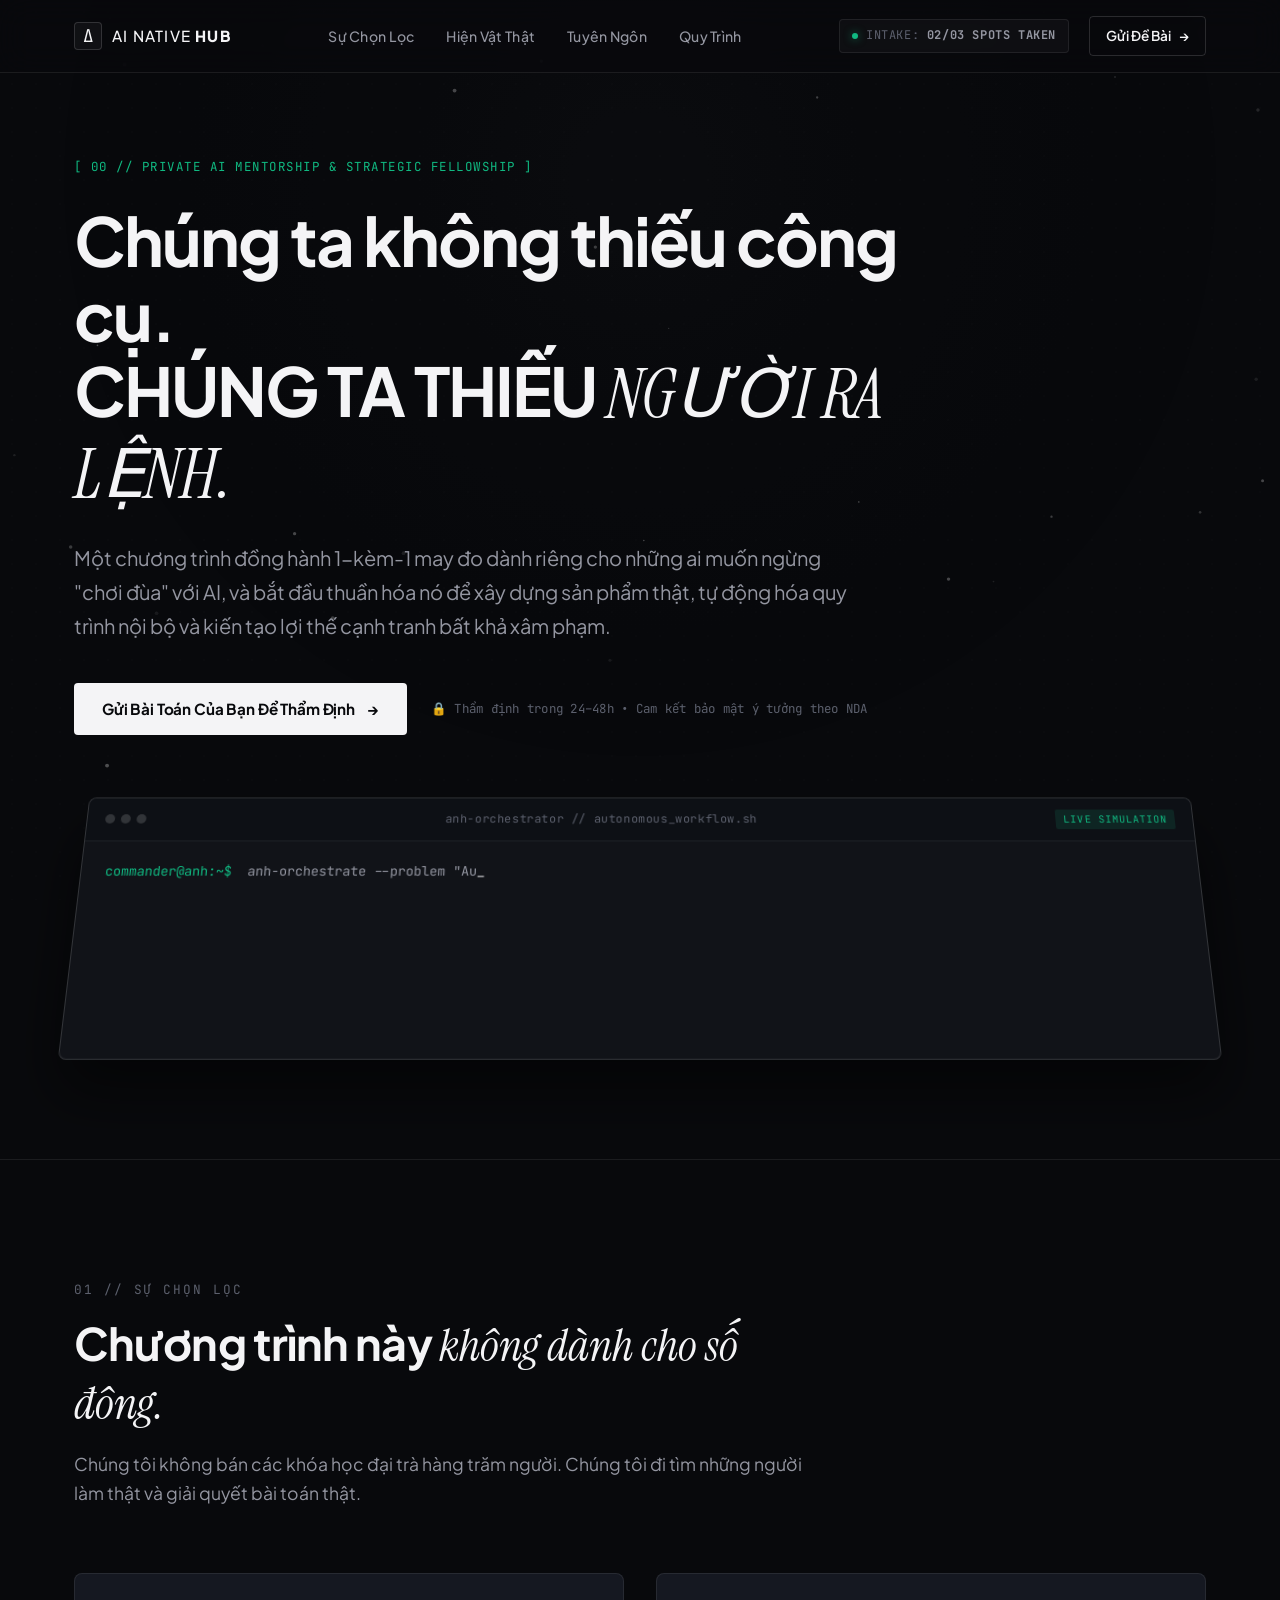
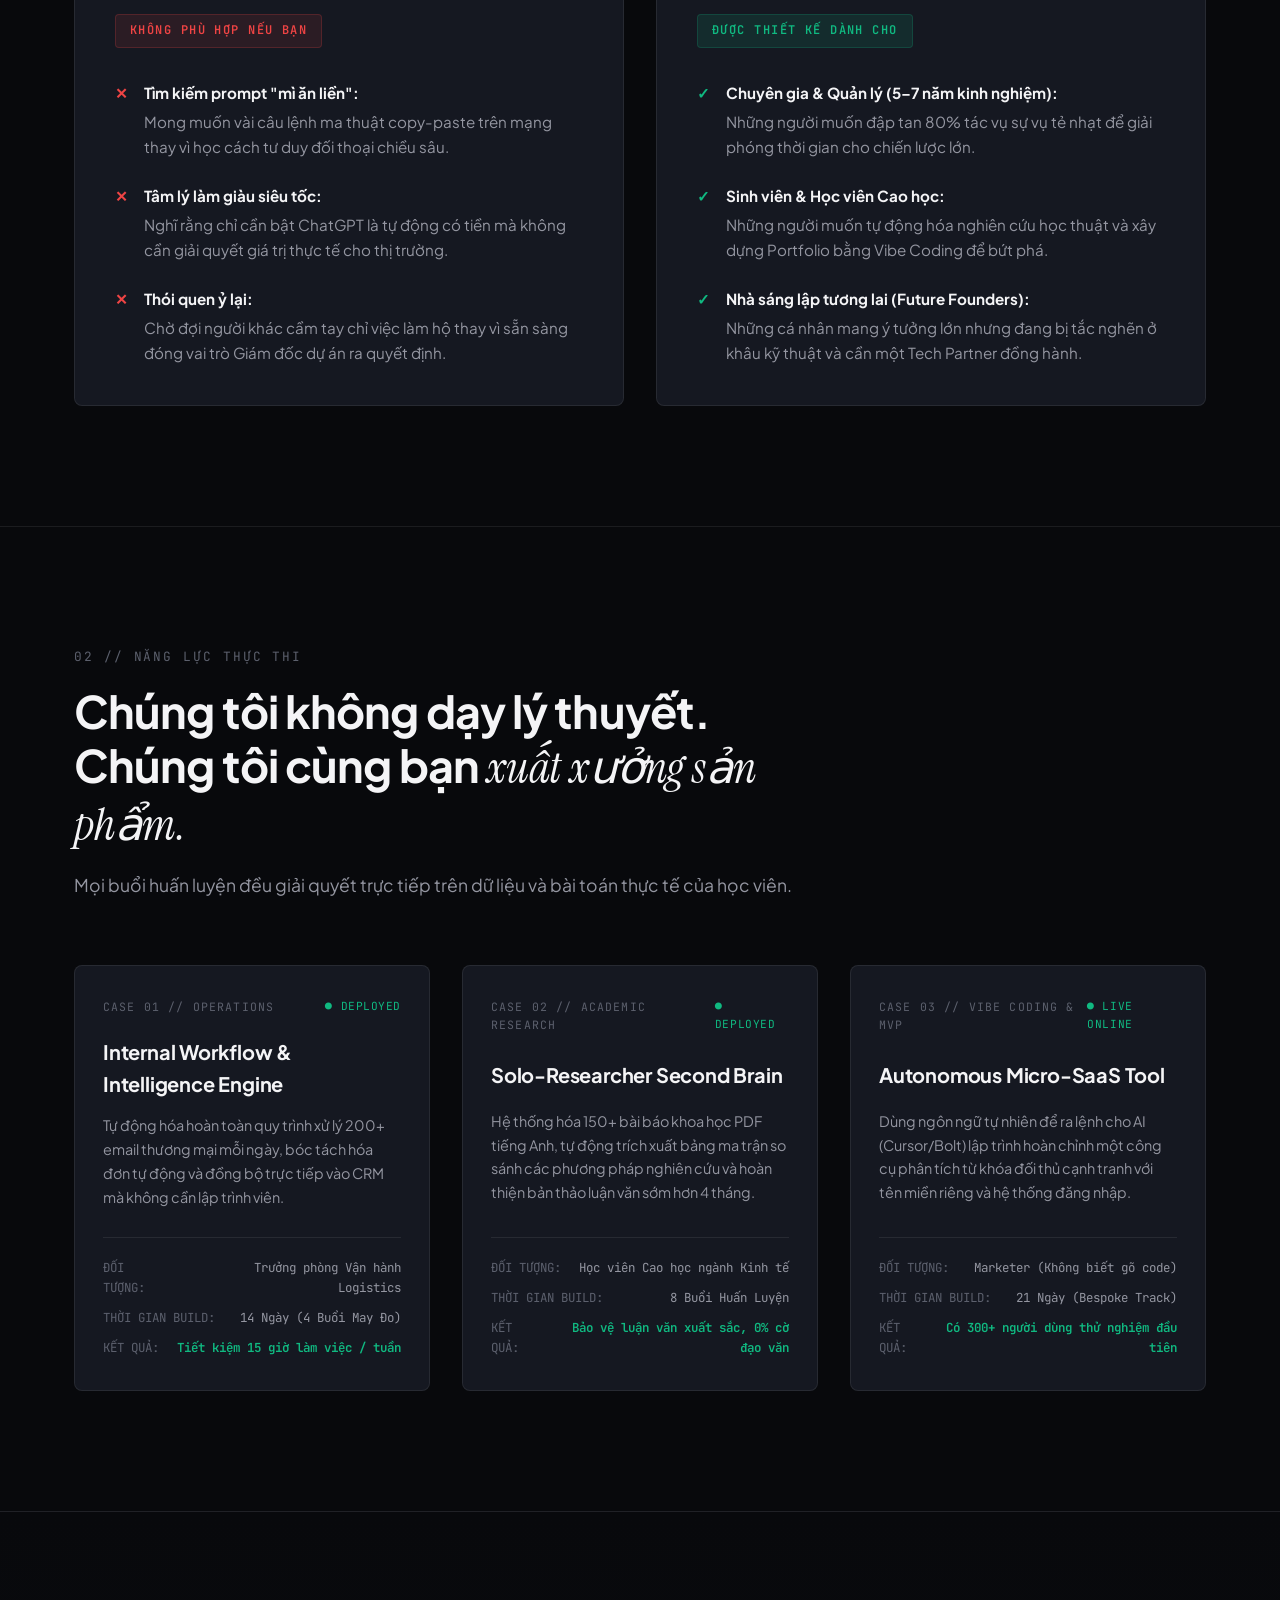
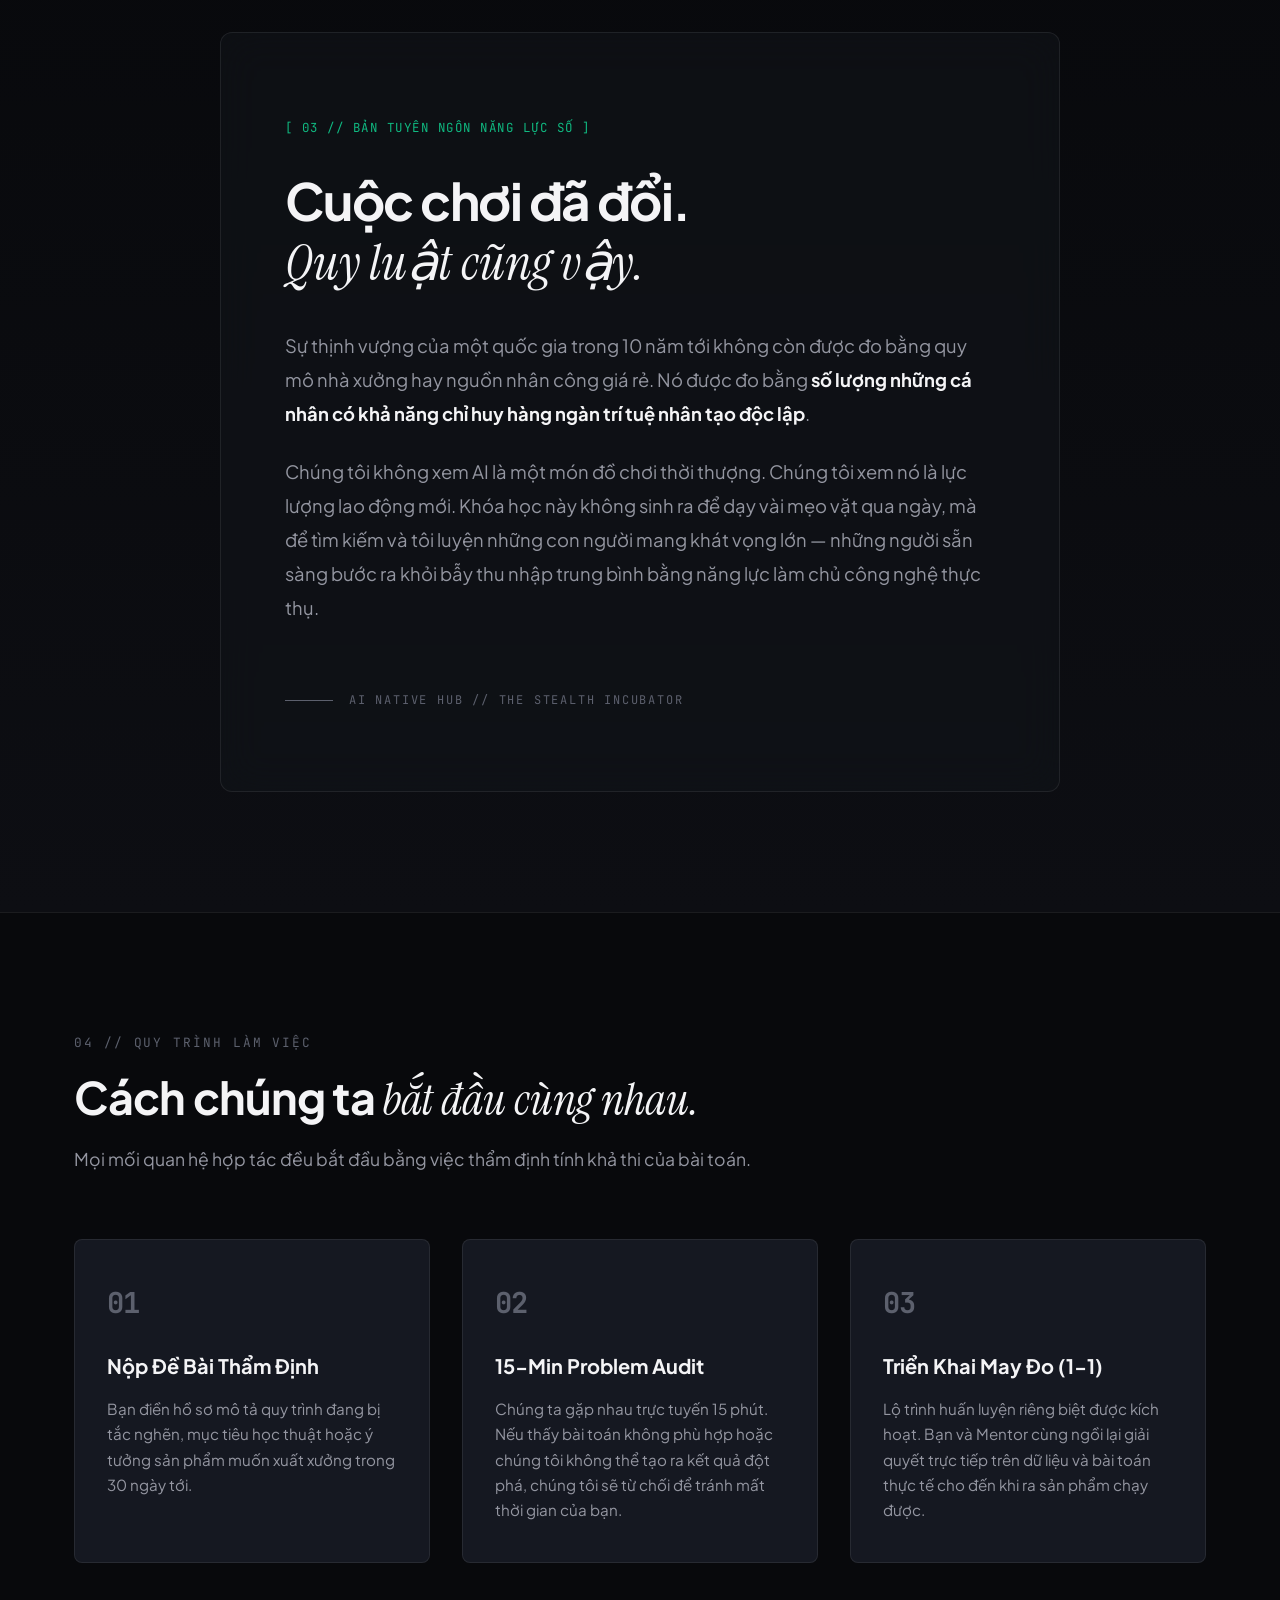
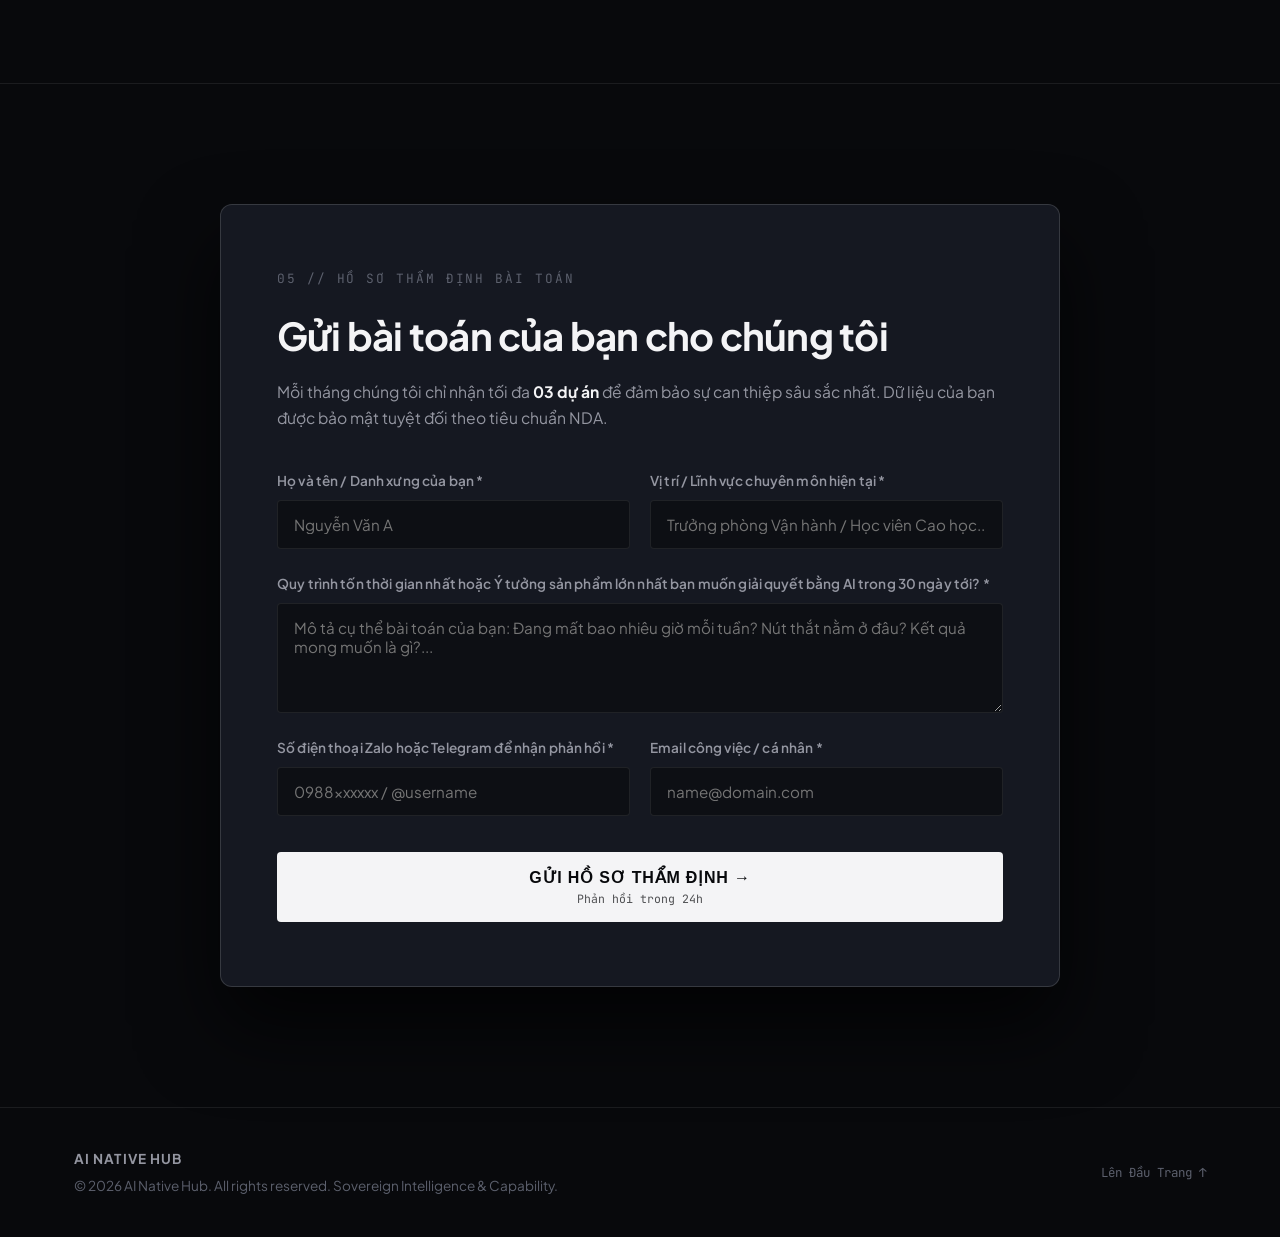
<file: sites/site-03-fellowship-bespoke/index.html>
<!DOCTYPE html>
<html lang="vi">
<head>
  <meta charset="UTF-8">
  <meta name="viewport" content="width=device-width, initial-scale=1.0, viewport-fit=cover">
  <meta name="theme-color" content="#08090C">
  
  <title>AI Native Hub — Private Mentorship & Strategic Fellowship</title>
  <meta name="description" content="Chương trình huấn luyện 1-kèm-1 may đo năng lực AI & Vibe Coding thực chiến. Thuần hóa AI để xây dựng sản phẩm thật, tự động hóa quy trình và bứt phá năng lực số.">

  <!-- Open Graph / Meta -->
  <meta property="og:type" content="website">
  <meta property="og:title" content="AI Native Hub — Private Mentorship & Strategic Fellowship">
  <meta property="og:description" content="Chúng ta không thiếu công cụ. Chúng ta thiếu người biết cách ra lệnh.">

  <!-- Google Fonts: Instrument Serif (Editorial), Plus Jakarta Sans (Body), JetBrains Mono (Technical) -->
  <link rel="preconnect" href="https://fonts.googleapis.com">
  <link rel="preconnect" href="https://fonts.gstatic.com" crossorigin>
  <link href="https://fonts.googleapis.com/css2?family=Instrument+Serif:ital@0;1&family=JetBrains+Mono:wght@400;500;600&family=Plus+Jakarta+Sans:wght@400;500;600;700;800&display=swap" rel="stylesheet">

  <!-- Link CSS -->
  <link rel="stylesheet" href="style.css">
</head>
<body>

  <!-- Ambient Canvas Background -->
  <canvas id="ambientCanvas" class="ambient-canvas" aria-hidden="true"></canvas>
  <div class="noise-overlay" aria-hidden="true"></div>

  <!-- NAVIGATION HEADER -->
  <header class="site-header" id="siteHeader">
    <div class="container header-inner">
      <a href="#" class="brand-logo" aria-label="AI Native Hub Home">
        <span class="brand-symbol">Δ</span>
        <span class="brand-name">AI NATIVE <strong>HUB</strong></span>
      </a>

      <nav class="nav-menu" aria-label="Main Navigation">
        <a href="#the-filter" class="nav-link">Sự Chọn Lọc</a>
        <a href="#artifacts" class="nav-link">Hiện Vật Thật</a>
        <a href="#manifesto" class="nav-link">Tuyên Ngôn</a>
        <a href="#protocol" class="nav-link">Quy Trình</a>
      </nav>

      <div class="header-actions">
        <div class="status-indicator" title="Chỉ nhận tối đa 3 dự án / tháng">
          <span class="status-dot"></span>
          <span class="status-text">INTAKE: <strong>02/03 SPOTS TAKEN</strong></span>
        </div>
        <a href="#dossier" class="btn-action-outline">
          <span>Gửi Đề Bài</span>
          <span class="arrow-icon">→</span>
        </a>
      </div>
    </div>
  </header>

  <!-- MAIN WRAPPER WITH 3D SPATIAL PERSPECTIVE -->
  <main class="spatial-viewport" id="spatialViewport">

    <!-- HERO SECTION -->
    <section class="hero-section" id="hero">
      <div class="container hero-container">
        
        <div class="hero-header-block">
          <div class="tag-badge">
            <span class="mono-tag">[ 00 // PRIVATE AI MENTORSHIP & STRATEGIC FELLOWSHIP ]</span>
          </div>

          <h1 class="hero-headline">
            Chúng ta không thiếu công cụ.<br>
            CHÚNG TA THIẾU <span class="serif-em">NGƯỜI RA LỆNH.</span>
          </h1>

          <p class="hero-subtext">
            Một chương trình đồng hành 1-kèm-1 may đo dành riêng cho những ai muốn ngừng "chơi đùa" với AI, 
            và bắt đầu thuần hóa nó để xây dựng sản phẩm thật, tự động hóa quy trình nội bộ và kiến tạo lợi thế cạnh tranh bất khả xâm phạm.
          </p>

          <div class="hero-cta-group">
            <a href="#dossier" class="btn-primary-titanium">
              <span>Gửi Bài Toán Của Bạn Để Thẩm Định</span>
              <span class="btn-arrow">→</span>
            </a>
            <span class="hero-trust-note">
              <span class="lock-icon">🔒</span> Thẩm định trong 24–48h • Cam kết bảo mật ý tưởng theo NDA
            </span>
          </div>
        </div>

        <!-- INTERACTIVE TERMINAL SIMULATOR -->
        <div class="terminal-container" id="terminalSimulator">
          <div class="terminal-topbar">
            <div class="terminal-controls">
              <span class="ctrl-dot"></span>
              <span class="ctrl-dot"></span>
              <span class="ctrl-dot"></span>
            </div>
            <div class="terminal-title">anh-orchestrator // autonomous_workflow.sh</div>
            <div class="terminal-badge">LIVE SIMULATION</div>
          </div>
          <div class="terminal-body" id="terminalBody">
            <div class="term-line prompt-line"><span class="term-user">commander@anh:~$</span> <span class="typed-text" id="typedCommand"></span><span class="cursor-blink">_</span></div>
            <div class="term-log-area" id="terminalLogs"></div>
          </div>
        </div>

      </div>
    </section>

    <!-- SECTION 01: THE FILTER (THE ANTI-SELL) -->
    <section class="section-block" id="the-filter">
      <div class="container">
        
        <div class="section-head">
          <span class="mono-index">01 // SỰ CHỌN LỌC</span>
          <h2 class="section-title">Chương trình này <span class="serif-em">không dành cho số đông.</span></h2>
          <p class="section-desc">Chúng tôi không bán các khóa học đại trà hàng trăm người. Chúng tôi đi tìm những người làm thật và giải quyết bài toán thật.</p>
        </div>

        <div class="dichotomy-grid">
          
          <!-- Column A: KHÔNG DÀNH CHO -->
          <div class="filter-card reject-card">
            <div class="card-header">
              <span class="status-pill reject">KHÔNG PHÙ HỢP NẾU BẠN</span>
            </div>
            <ul class="filter-list">
              <li>
                <span class="list-bullet">✕</span>
                <div>
                  <strong>Tìm kiếm prompt "mì ăn liền":</strong> Mong muốn vài câu lệnh ma thuật copy-paste trên mạng thay vì học cách tư duy đối thoại chiều sâu.
                </div>
              </li>
              <li>
                <span class="list-bullet">✕</span>
                <div>
                  <strong>Tâm lý làm giàu siêu tốc:</strong> Nghĩ rằng chỉ cần bật ChatGPT là tự động có tiền mà không cần giải quyết giá trị thực tế cho thị trường.
                </div>
              </li>
              <li>
                <span class="list-bullet">✕</span>
                <div>
                  <strong>Thói quen ỷ lại:</strong> Chờ đợi người khác cầm tay chỉ việc làm hộ thay vì sẵn sàng đóng vai trò Giám đốc dự án ra quyết định.
                </div>
              </li>
            </ul>
          </div>

          <!-- Column B: DÀNH CHO -->
          <div class="filter-card accept-card">
            <div class="card-header">
              <span class="status-pill accept">ĐƯỢC THIẾT KẾ DÀNH CHO</span>
            </div>
            <ul class="filter-list">
              <li>
                <span class="list-bullet">✓</span>
                <div>
                  <strong>Chuyên gia & Quản lý (5–7 năm kinh nghiệm):</strong> Những người muốn đập tan 80% tác vụ sự vụ tẻ nhạt để giải phóng thời gian cho chiến lược lớn.
                </div>
              </li>
              <li>
                <span class="list-bullet">✓</span>
                <div>
                  <strong>Sinh viên & Học viên Cao học:</strong> Những người muốn tự động hóa nghiên cứu học thuật và xây dựng Portfolio bằng Vibe Coding để bứt phá.
                </div>
              </li>
              <li>
                <span class="list-bullet">✓</span>
                <div>
                  <strong>Nhà sáng lập tương lai (Future Founders):</strong> Những cá nhân mang ý tưởng lớn nhưng đang bị tắc nghẽn ở khâu kỹ thuật và cần một Tech Partner đồng hành.
                </div>
              </li>
            </ul>
          </div>

        </div>

      </div>
    </section>

    <!-- SECTION 02: LIVE ARTIFACTS (HIỆN VẬT THỰC TẾ) -->
    <section class="section-block" id="artifacts">
      <div class="container">
        
        <div class="section-head">
          <span class="mono-index">02 // NĂNG LỰC THỰC THI</span>
          <h2 class="section-title">Chúng tôi không dạy lý thuyết.<br>Chúng tôi cùng bạn <span class="serif-em">xuất xưởng sản phẩm.</span></h2>
          <p class="section-desc">Mọi buổi huấn luyện đều giải quyết trực tiếp trên dữ liệu và bài toán thực tế của học viên.</p>
        </div>

        <div class="artifacts-grid">
          
          <!-- Case 01 -->
          <article class="artifact-card">
            <div class="artifact-meta">
              <span class="artifact-tag">CASE 01 // OPERATIONS</span>
              <span class="artifact-status">● DEPLOYED</span>
            </div>
            <h3 class="artifact-title">Internal Workflow & Intelligence Engine</h3>
            <p class="artifact-summary">
              Tự động hóa hoàn toàn quy trình xử lý 200+ email thương mại mỗi ngày, bóc tách hóa đơn tự động và đồng bộ trực tiếp vào CRM mà không cần lập trình viên.
            </p>
            <div class="artifact-blueprint">
              <div class="blueprint-row">
                <span class="bp-key">ĐỐI TƯỢNG:</span>
                <span class="bp-val">Trưởng phòng Vận hành Logistics</span>
              </div>
              <div class="blueprint-row">
                <span class="bp-key">THỜI GIAN BUILD:</span>
                <span class="bp-val">14 Ngày (4 Buổi May Đo)</span>
              </div>
              <div class="blueprint-row">
                <span class="bp-key">KẾT QUẢ:</span>
                <span class="bp-val highlight">Tiết kiệm 15 giờ làm việc / tuần</span>
              </div>
            </div>
          </article>

          <!-- Case 02 -->
          <article class="artifact-card">
            <div class="artifact-meta">
              <span class="artifact-tag">CASE 02 // ACADEMIC RESEARCH</span>
              <span class="artifact-status">● DEPLOYED</span>
            </div>
            <h3 class="artifact-title">Solo-Researcher Second Brain</h3>
            <p class="artifact-summary">
              Hệ thống hóa 150+ bài báo khoa học PDF tiếng Anh, tự động trích xuất bảng ma trận so sánh các phương pháp nghiên cứu và hoàn thiện bản thảo luận văn sớm hơn 4 tháng.
            </p>
            <div class="artifact-blueprint">
              <div class="blueprint-row">
                <span class="bp-key">ĐỐI TƯỢNG:</span>
                <span class="bp-val">Học viên Cao học ngành Kinh tế</span>
              </div>
              <div class="blueprint-row">
                <span class="bp-key">THỜI GIAN BUILD:</span>
                <span class="bp-val">8 Buổi Huấn Luyện</span>
              </div>
              <div class="blueprint-row">
                <span class="bp-key">KẾT QUẢ:</span>
                <span class="bp-val highlight">Bảo vệ luận văn xuất sắc, 0% cờ đạo văn</span>
              </div>
            </div>
          </article>

          <!-- Case 03 -->
          <article class="artifact-card">
            <div class="artifact-meta">
              <span class="artifact-tag">CASE 03 // VIBE CODING & MVP</span>
              <span class="artifact-status">● LIVE ONLINE</span>
            </div>
            <h3 class="artifact-title">Autonomous Micro-SaaS Tool</h3>
            <p class="artifact-summary">
              Dùng ngôn ngữ tự nhiên để ra lệnh cho AI (Cursor/Bolt) lập trình hoàn chỉnh một công cụ phân tích từ khóa đối thủ cạnh tranh với tên miền riêng và hệ thống đăng nhập.
            </p>
            <div class="artifact-blueprint">
              <div class="blueprint-row">
                <span class="bp-key">ĐỐI TƯỢNG:</span>
                <span class="bp-val">Marketer (Không biết gõ code)</span>
              </div>
              <div class="blueprint-row">
                <span class="bp-key">THỜI GIAN BUILD:</span>
                <span class="bp-val">21 Ngày (Bespoke Track)</span>
              </div>
              <div class="blueprint-row">
                <span class="bp-key">KẾT QUẢ:</span>
                <span class="bp-val highlight">Có 300+ người dùng thử nghiệm đầu tiên</span>
              </div>
            </div>
          </article>

        </div>

      </div>
    </section>

    <!-- SECTION 03: THE MANIFESTO (READ BETWEEN THE LINES) -->
    <section class="section-block manifesto-section" id="manifesto">
      <div class="container">
        
        <div class="manifesto-card">
          <div class="manifesto-badge">
            <span class="mono-tag">[ 03 // BẢN TUYÊN NGÔN NĂNG LỰC SỐ ]</span>
          </div>

          <h2 class="manifesto-headline">
            Cuộc chơi đã đổi.<br>
            <span class="serif-em">Quy luật cũng vậy.</span>
          </h2>

          <div class="manifesto-body">
            <p>
              Sự thịnh vượng của một quốc gia trong 10 năm tới không còn được đo bằng quy mô nhà xưởng hay nguồn nhân công giá rẻ. 
              Nó được đo bằng <strong>số lượng những cá nhân có khả năng chỉ huy hàng ngàn trí tuệ nhân tạo độc lập</strong>.
            </p>
            <p>
              Chúng tôi không xem AI là một món đồ chơi thời thượng. Chúng tôi xem nó là lực lượng lao động mới. 
              Khóa học này không sinh ra để dạy vài mẹo vặt qua ngày, mà để tìm kiếm và tôi luyện những con người mang khát vọng lớn — những người sẵn sàng bước ra khỏi bẫy thu nhập trung bình bằng năng lực làm chủ công nghệ thực thụ.
            </p>
            <div class="manifesto-signature">
              <span class="sig-line"></span>
              <span class="sig-text">AI NATIVE HUB // THE STEALTH INCUBATOR</span>
            </div>
          </div>
        </div>

      </div>
    </section>

    <!-- SECTION 04: THE PROTOCOL (QUY TRÌNH TIẾP NHẬN) -->
    <section class="section-block" id="protocol">
      <div class="container">
        
        <div class="section-head">
          <span class="mono-index">04 // QUY TRÌNH LÀM VIỆC</span>
          <h2 class="section-title">Cách chúng ta <span class="serif-em">bắt đầu cùng nhau.</span></h2>
          <p class="section-desc">Mọi mối quan hệ hợp tác đều bắt đầu bằng việc thẩm định tính khả thi của bài toán.</p>
        </div>

        <div class="protocol-grid">
          
          <div class="protocol-step">
            <div class="step-num">01</div>
            <h3 class="step-title">Nộp Đề Bài Thẩm Định</h3>
            <p class="step-desc">
              Bạn điền hồ sơ mô tả quy trình đang bị tắc nghẽn, mục tiêu học thuật hoặc ý tưởng sản phẩm muốn xuất xưởng trong 30 ngày tới.
            </p>
          </div>

          <div class="protocol-step">
            <div class="step-num">02</div>
            <h3 class="step-title">15-Min Problem Audit</h3>
            <p class="step-desc">
              Chúng ta gặp nhau trực tuyến 15 phút. Nếu thấy bài toán không phù hợp hoặc chúng tôi không thể tạo ra kết quả đột phá, chúng tôi sẽ từ chối để tránh mất thời gian của bạn.
            </p>
          </div>

          <div class="protocol-step">
            <div class="step-num">03</div>
            <h3 class="step-title">Triển Khai May Đo (1-1)</h3>
            <p class="step-desc">
              Lộ trình huấn luyện riêng biệt được kích hoạt. Bạn và Mentor cùng ngồi lại giải quyết trực tiếp trên dữ liệu và bài toán thực tế cho đến khi ra sản phẩm chạy được.
            </p>
          </div>

        </div>

      </div>
    </section>

    <!-- SECTION 05: APPLICATION DOSSIER (FORM THẨM ĐỊNH BÀI TOÁN) -->
    <section class="section-block dossier-section" id="dossier">
      <div class="container">
        
        <div class="dossier-card">
          <div class="dossier-head">
            <span class="mono-index">05 // HỒ SƠ THẨM ĐỊNH BÀI TOÁN</span>
            <h2 class="dossier-title">Gửi bài toán của bạn cho chúng tôi</h2>
            <p class="dossier-desc">
              Mỗi tháng chúng tôi chỉ nhận tối đa <strong>03 dự án</strong> để đảm bảo sự can thiệp sâu sắc nhất. Dữ liệu của bạn được bảo mật tuyệt đối theo tiêu chuẩn NDA.
            </p>
          </div>

          <form class="dossier-form" id="dossierForm">
            
            <div class="form-row">
              <div class="form-group">
                <label for="fullName">Họ và tên / Danh xưng của bạn *</label>
                <input type="text" id="fullName" name="fullName" placeholder="Nguyễn Văn A" required>
              </div>
              <div class="form-group">
                <label for="roleTitle">Vị trí / Lĩnh vực chuyên môn hiện tại *</label>
                <input type="text" id="roleTitle" name="roleTitle" placeholder="Trưởng phòng Vận hành / Học viên Cao học..." required>
              </div>
            </div>

            <div class="form-group">
              <label for="problemStatement">Quy trình tốn thời gian nhất hoặc Ý tưởng sản phẩm lớn nhất bạn muốn giải quyết bằng AI trong 30 ngày tới? *</label>
              <textarea id="problemStatement" name="problemStatement" rows="4" placeholder="Mô tả cụ thể bài toán của bạn: Đang mất bao nhiêu giờ mỗi tuần? Nút thắt nằm ở đâu? Kết quả mong muốn là gì?..." required></textarea>
            </div>

            <div class="form-row">
              <div class="form-group">
                <label for="contactInfo">Số điện thoại Zalo hoặc Telegram để nhận phản hồi *</label>
                <input type="text" id="contactInfo" name="contactInfo" placeholder="0988xxxxxx / @username" required>
              </div>
              <div class="form-group">
                <label for="email">Email công việc / cá nhân *</label>
                <input type="email" id="email" name="email" placeholder="name@domain.com" required>
              </div>
            </div>

            <div class="form-submit-row">
              <button type="submit" class="btn-submit-dossier" id="submitBtn">
                <span class="btn-text">GỬI HỒ SƠ THẨM ĐỊNH →</span>
                <span class="btn-subtext">Phản hồi trong 24h</span>
              </button>
            </div>

            <!-- Confirmation Notification -->
            <div class="form-feedback" id="formFeedback" style="display:none;">
              <div class="feedback-icon">✓</div>
              <div class="feedback-content">
                <strong>ĐÃ TIẾP NHẬN HỒ SƠ THẨM ĐỊNH</strong>
                <p>Đội ngũ cố vấn đang xem xét bài toán của bạn. Chúng tôi sẽ liên hệ qua Zalo/Email trong vòng 24–48 giờ nếu bài toán phù hợp.</p>
              </div>
            </div>

          </form>
        </div>

      </div>
    </section>

  </main>

  <!-- FOOTER -->
  <footer class="site-footer">
    <div class="container footer-inner">
      <div class="footer-left">
        <span class="footer-brand">AI NATIVE HUB</span>
        <span class="footer-copy">© 2026 AI Native Hub. All rights reserved. Sovereign Intelligence & Capability.</span>
      </div>
      <div class="footer-right">
        <a href="#hero" class="back-to-top">Lên Đầu Trang ↑</a>
      </div>
    </div>
  </footer>

  <!-- Script JS -->
  <script src="app.js"></script>
</body>
</html>
</file>
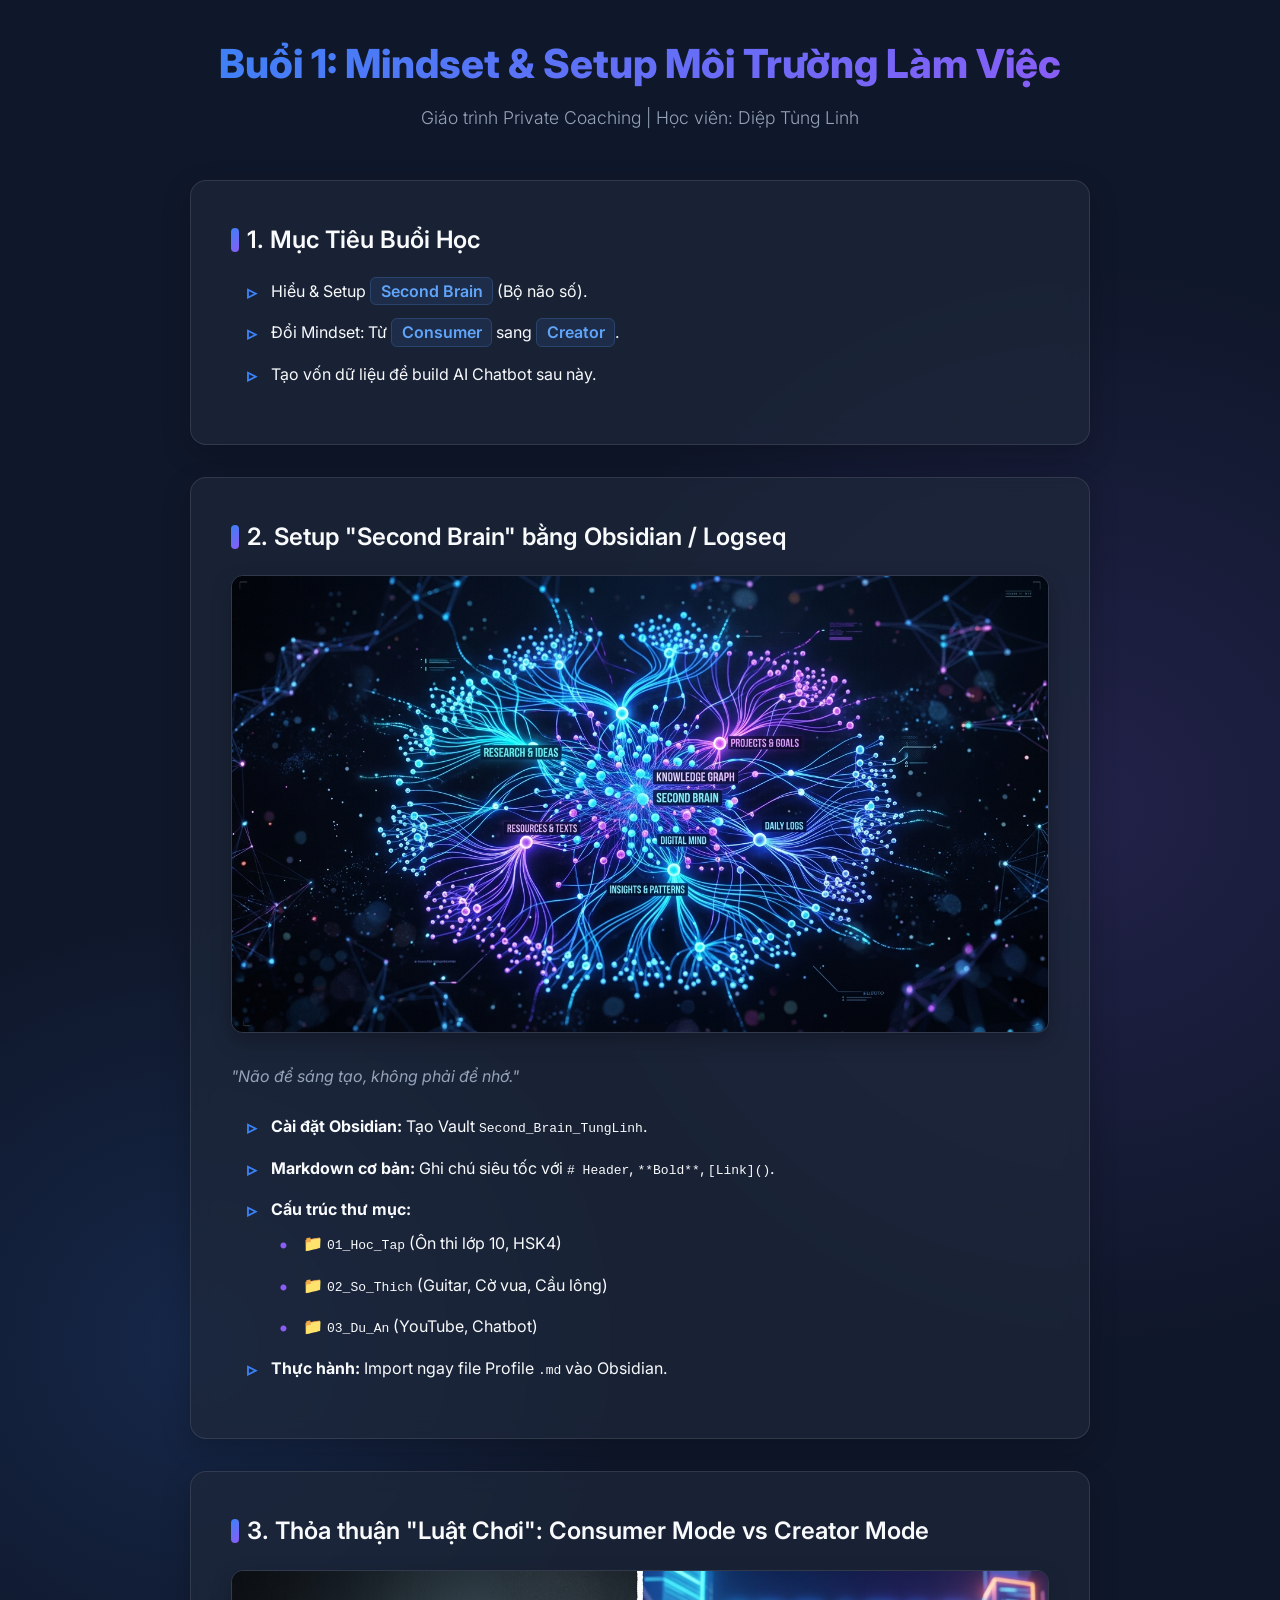
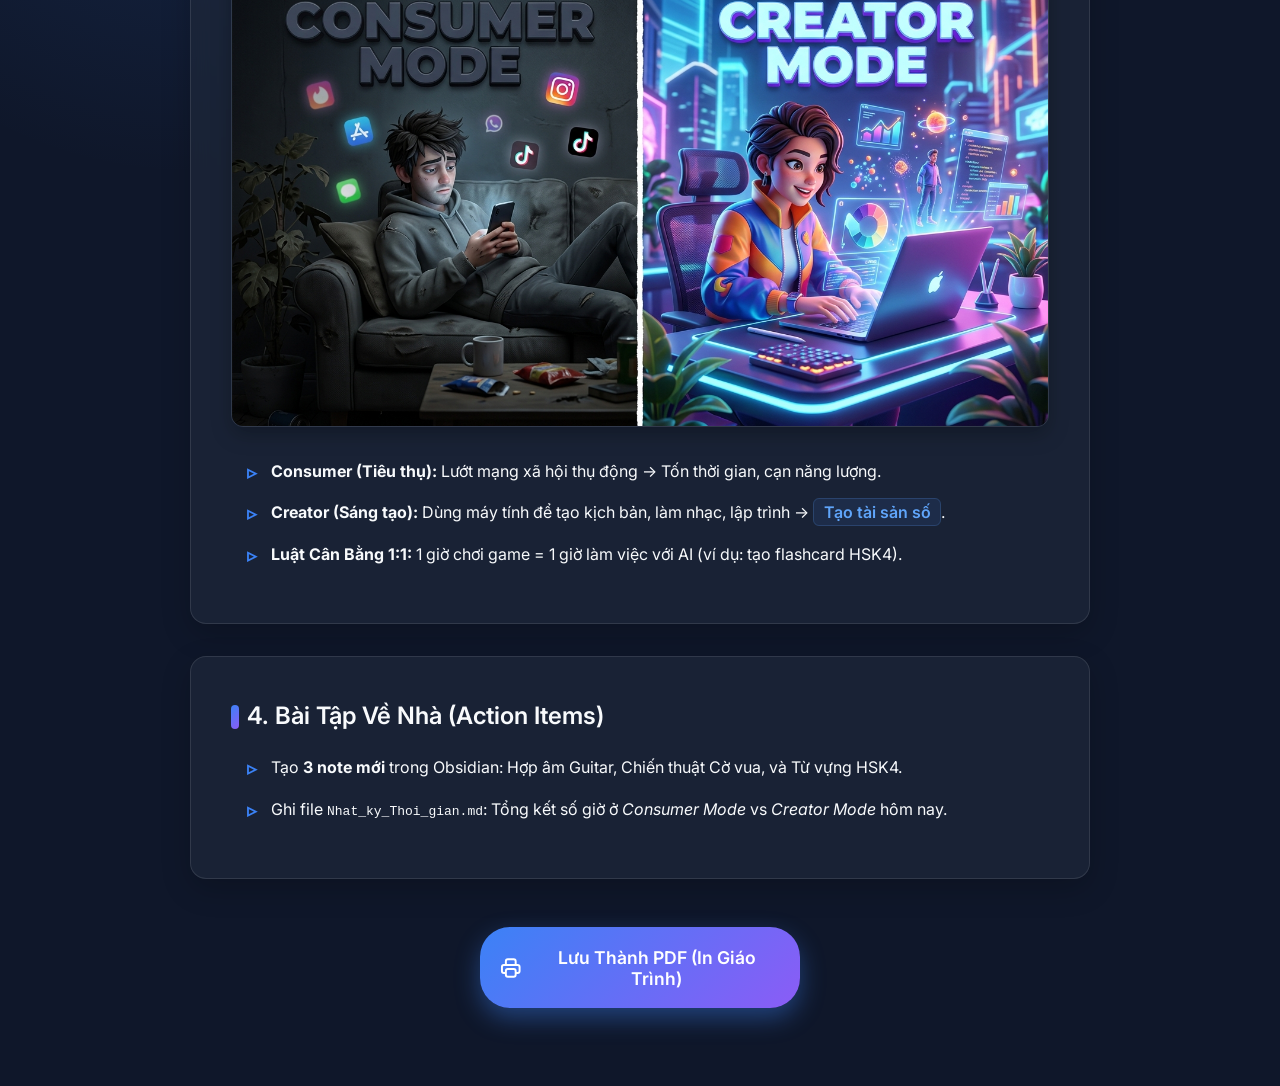
<file: 2data/Giao_Trinh_Buoi_1_Tung_Linh.html>
<!DOCTYPE html>
<html lang="vi">
<head>
    <meta charset="UTF-8">
    <meta name="viewport" content="width=device-width, initial-scale=1.0">
    <title>Giáo Trình Buổi 1 - Diệp Tùng Linh</title>
    <link href="https://fonts.googleapis.com/css2?family=Inter:wght@300;400;600;800&display=swap" rel="stylesheet">
    <style>
        :root {
            --bg-color: #0f172a;
            --card-bg: rgba(30, 41, 59, 0.7);
            --text-main: #f8fafc;
            --text-muted: #94a3b8;
            --accent-1: #3b82f6;
            --accent-2: #8b5cf6;
            --accent-gradient: linear-gradient(135deg, var(--accent-1), var(--accent-2));
        }

        * {
            box-sizing: border-box;
            margin: 0;
            padding: 0;
        }

        body {
            font-family: 'Inter', sans-serif;
            background-color: var(--bg-color);
            color: var(--text-main);
            line-height: 1.6;
            padding: 2rem;
            min-height: 100vh;
            background-image: radial-gradient(circle at 15% 50%, rgba(59, 130, 246, 0.15), transparent 25%),
                              radial-gradient(circle at 85% 30%, rgba(139, 92, 246, 0.15), transparent 25%);
        }

        .container {
            max-width: 900px;
            margin: 0 auto;
        }

        header {
            text-align: center;
            margin-bottom: 3rem;
            animation: fadeInDown 0.8s ease-out;
        }

        h1 {
            font-size: 2.5rem;
            font-weight: 800;
            background: var(--accent-gradient);
            -webkit-background-clip: text;
            -webkit-text-fill-color: transparent;
            margin-bottom: 0.5rem;
        }

        .subtitle {
            font-size: 1.1rem;
            color: var(--text-muted);
            font-weight: 300;
        }

        .card {
            background: var(--card-bg);
            backdrop-filter: blur(10px);
            border: 1px solid rgba(255, 255, 255, 0.1);
            border-radius: 16px;
            padding: 2.5rem;
            margin-bottom: 2rem;
            box-shadow: 0 10px 30px rgba(0, 0, 0, 0.2);
            transition: transform 0.3s ease, box-shadow 0.3s ease;
            animation: fadeInUp 0.8s ease-out both;
        }

        .card:hover {
            transform: translateY(-5px);
            box-shadow: 0 15px 40px rgba(0, 0, 0, 0.3);
            border-color: rgba(255, 255, 255, 0.2);
        }

        .card:nth-child(2) { animation-delay: 0.1s; }
        .card:nth-child(3) { animation-delay: 0.2s; }
        .card:nth-child(4) { animation-delay: 0.3s; }

        h2 {
            font-size: 1.5rem;
            font-weight: 600;
            margin-bottom: 1.2rem;
            display: flex;
            align-items: center;
            gap: 0.5rem;
        }

        h2::before {
            content: '';
            display: inline-block;
            width: 8px;
            height: 24px;
            background: var(--accent-gradient);
            border-radius: 4px;
        }

        ul {
            list-style-type: none;
            margin-left: 1rem;
        }

        li {
            position: relative;
            margin-bottom: 1rem;
            padding-left: 1.5rem;
        }

        li::before {
            content: '▹';
            position: absolute;
            left: 0;
            color: var(--accent-1);
            font-weight: bold;
            font-size: 1.2rem;
            line-height: 1.4;
        }
        
        li ul {
            margin-top: 0.5rem;
            margin-left: 0.5rem;
        }
        
        li ul li::before {
            content: '•';
            color: var(--accent-2);
        }

        .highlight {
            background: rgba(59, 130, 246, 0.1);
            padding: 0.2rem 0.6rem;
            border-radius: 6px;
            color: #60a5fa;
            font-weight: 600;
            border: 1px solid rgba(96, 165, 250, 0.2);
        }

        .card-img {
            width: 100%;
            height: auto;
            border-radius: 12px;
            margin-bottom: 1.5rem;
            box-shadow: 0 8px 20px rgba(0, 0, 0, 0.25);
            border: 1px solid rgba(255, 255, 255, 0.1);
        }

        .btn-print {
            display: flex;
            align-items: center;
            justify-content: center;
            width: 100%;
            max-width: 320px;
            margin: 3rem auto;
            padding: 1.2rem;
            font-size: 1.1rem;
            font-weight: 600;
            font-family: 'Inter', sans-serif;
            color: #fff;
            background: var(--accent-gradient);
            border: none;
            border-radius: 30px;
            cursor: pointer;
            box-shadow: 0 10px 25px rgba(59, 130, 246, 0.4);
            transition: all 0.3s ease;
        }

        .btn-print:hover {
            transform: translateY(-3px) scale(1.02);
            box-shadow: 0 15px 35px rgba(59, 130, 246, 0.6);
        }

        @keyframes fadeInDown {
            from { opacity: 0; transform: translateY(-20px); }
            to { opacity: 1; transform: translateY(0); }
        }

        @keyframes fadeInUp {
            from { opacity: 0; transform: translateY(20px); }
            to { opacity: 1; transform: translateY(0); }
        }

        /* PRINT STYLES - Giữ nguyên màu nền Dark Mode khi in */
        @media print {
            * {
                -webkit-print-color-adjust: exact !important;
                print-color-adjust: exact !important;
                color-adjust: exact !important;
            }
            body {
                padding: 0;
            }
            .container {
                max-width: 100%;
                margin: 0;
                padding: 0;
            }
            .card {
                page-break-inside: avoid;
                margin-bottom: 2rem;
            }
            .btn-print {
                display: none;
            }
        }
    </style>
</head>
<body>

<div class="container">
    <header>
        <h1>Buổi 1: Mindset & Setup Môi Trường Làm Việc</h1>
        <div class="subtitle">Giáo trình Private Coaching | Học viên: Diệp Tùng Linh</div>
    </header>

    <div class="card">
        <h2>1. Mục Tiêu Buổi Học</h2>
        <ul>
            <li>Hiểu & Setup <span class="highlight">Second Brain</span> (Bộ não số).</li>
            <li>Đổi Mindset: Từ <span class="highlight">Consumer</span> sang <span class="highlight">Creator</span>.</li>
            <li>Tạo vốn dữ liệu để build AI Chatbot sau này.</li>
        </ul>
    </div>

    <div class="card">
        <h2>2. Setup "Second Brain" bằng Obsidian / Logseq</h2>
        <img src="img/second_brain.jpg" alt="Second Brain Concept" class="card-img" />
        <p style="margin-bottom: 1.5rem; color: var(--text-muted); font-style: italic;">
            "Não để sáng tạo, không phải để nhớ."
        </p>
        <ul>
            <li><strong>Cài đặt Obsidian:</strong> Tạo Vault <code>Second_Brain_TungLinh</code>.</li>
            <li><strong>Markdown cơ bản:</strong> Ghi chú siêu tốc với <code># Header</code>, <code>**Bold**</code>, <code>[Link]()</code>.</li>
            <li><strong>Cấu trúc thư mục:</strong>
                <ul>
                    <li>📁 <code>01_Hoc_Tap</code> (Ôn thi lớp 10, HSK4)</li>
                    <li>📁 <code>02_So_Thich</code> (Guitar, Cờ vua, Cầu lông)</li>
                    <li>📁 <code>03_Du_An</code> (YouTube, Chatbot)</li>
                </ul>
            </li>
            <li><strong>Thực hành:</strong> Import ngay file Profile <code>.md</code> vào Obsidian.</li>
        </ul>
    </div>

    <div class="card">
        <h2>3. Thỏa thuận "Luật Chơi": Consumer Mode vs Creator Mode</h2>
        <img src="img/creator_vs_consumer.jpg" alt="Creator vs Consumer Mode" class="card-img" />
        <ul>
            <li><strong>Consumer (Tiêu thụ):</strong> Lướt mạng xã hội thụ động -> Tốn thời gian, cạn năng lượng.</li>
            <li><strong>Creator (Sáng tạo):</strong> Dùng máy tính để tạo kịch bản, làm nhạc, lập trình -> <span class="highlight">Tạo tài sản số</span>.</li>
            <li><strong>Luật Cân Bằng 1:1:</strong> 1 giờ chơi game = 1 giờ làm việc với AI (ví dụ: tạo flashcard HSK4).</li>
        </ul>
    </div>

    <div class="card">
        <h2>4. Bài Tập Về Nhà (Action Items)</h2>
        <ul>
            <li>Tạo <strong>3 note mới</strong> trong Obsidian: Hợp âm Guitar, Chiến thuật Cờ vua, và Từ vựng HSK4.</li>
            <li>Ghi file <code>Nhat_ky_Thoi_gian.md</code>: Tổng kết số giờ ở <em>Consumer Mode</em> vs <em>Creator Mode</em> hôm nay.</li>
        </ul>
    </div>

    <button class="btn-print" onclick="window.print()">
        <svg style="width:24px;height:24px;margin-right:10px;" fill="none" stroke="currentColor" viewBox="0 0 24 24" xmlns="http://www.w3.org/2000/svg"><path stroke-linecap="round" stroke-linejoin="round" stroke-width="2" d="M17 17h2a2 2 0 002-2v-4a2 2 0 00-2-2H5a2 2 0 00-2 2v4a2 2 0 002 2h2m2 4h6a2 2 0 002-2v-4a2 2 0 00-2-2H9a2 2 0 00-2 2v4a2 2 0 002 2zm8-12V5a2 2 0 00-2-2H9a2 2 0 00-2 2v4h10z"></path></svg>
        Lưu Thành PDF (In Giáo Trình)
    </button>
</div>

</body>
</html>
</file>
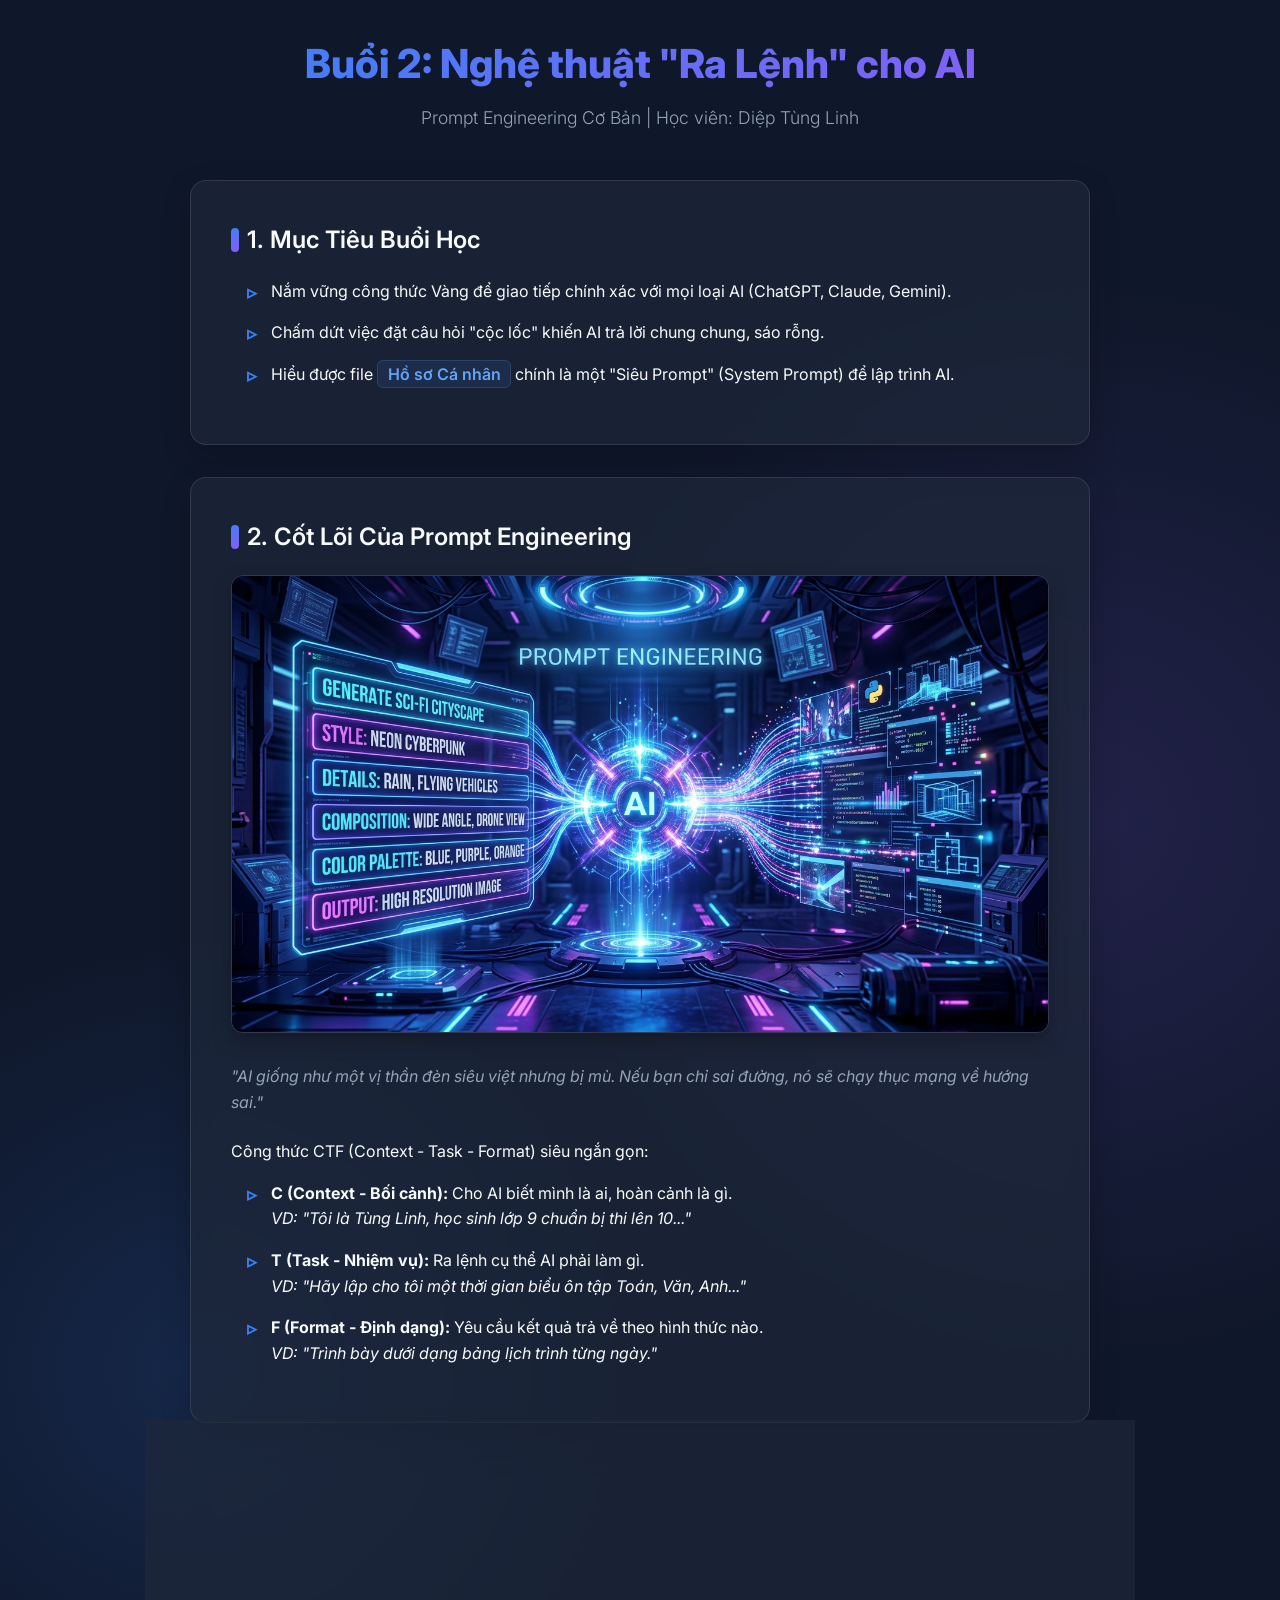
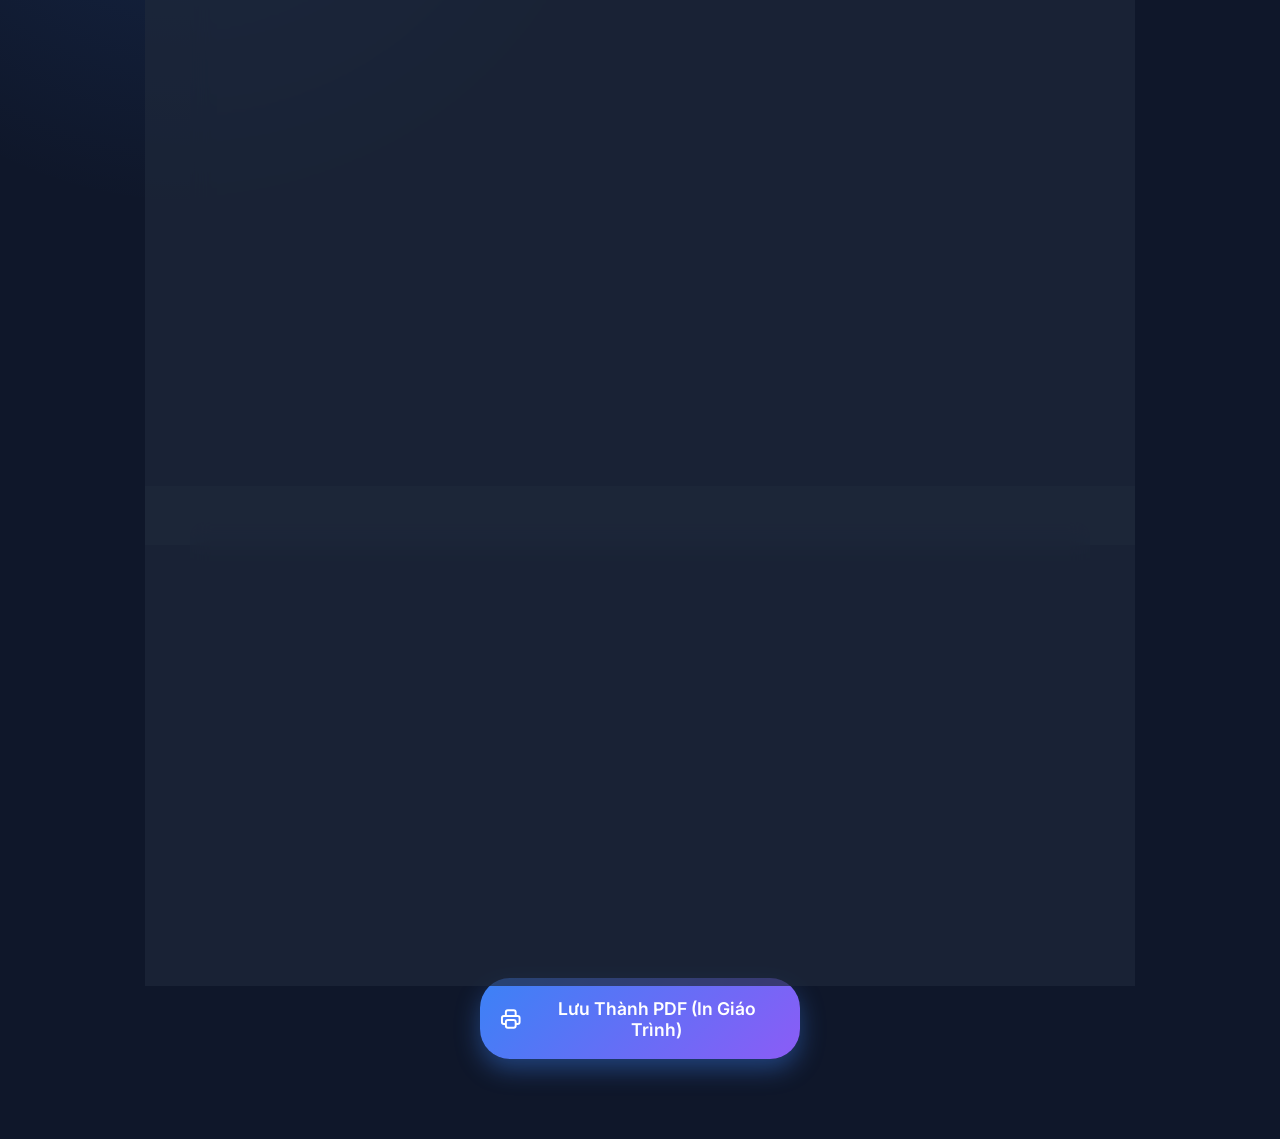
<file: 2data/Giao_Trinh_Buoi_2_Tung_Linh.html>
<!DOCTYPE html>
<html lang="vi">
<head>
    <meta charset="UTF-8">
    <meta name="viewport" content="width=device-width, initial-scale=1.0">
    <title>Giáo Trình Buổi 2 - Diệp Tùng Linh</title>
    <link href="https://fonts.googleapis.com/css2?family=Inter:wght@300;400;600;800&display=swap" rel="stylesheet">
    <style>
        :root {
            --bg-color: #0f172a;
            --card-bg: rgba(30, 41, 59, 0.7);
            --text-main: #f8fafc;
            --text-muted: #94a3b8;
            --accent-1: #3b82f6;
            --accent-2: #8b5cf6;
            --accent-gradient: linear-gradient(135deg, var(--accent-1), var(--accent-2));
            --error-color: #ef4444;
            --success-color: #10b981;
        }

        * { box-sizing: border-box; margin: 0; padding: 0; }

        body {
            font-family: 'Inter', sans-serif;
            background-color: var(--bg-color);
            color: var(--text-main);
            line-height: 1.6;
            padding: 2rem;
            min-height: 100vh;
            background-image: radial-gradient(circle at 15% 50%, rgba(59, 130, 246, 0.15), transparent 25%),
                              radial-gradient(circle at 85% 30%, rgba(139, 92, 246, 0.15), transparent 25%);
        }

        .container { max-width: 900px; margin: 0 auto; }

        header { text-align: center; margin-bottom: 3rem; animation: fadeInDown 0.8s ease-out; }

        h1 {
            font-size: 2.5rem;
            font-weight: 800;
            background: var(--accent-gradient);
            -webkit-background-clip: text;
            -webkit-text-fill-color: transparent;
            margin-bottom: 0.5rem;
        }

        .subtitle { font-size: 1.1rem; color: var(--text-muted); font-weight: 300; }

        .card {
            background: var(--card-bg);
            backdrop-filter: blur(10px);
            border: 1px solid rgba(255, 255, 255, 0.1);
            border-radius: 16px;
            padding: 2.5rem;
            margin-bottom: 2rem;
            box-shadow: 0 10px 30px rgba(0, 0, 0, 0.2);
            transition: transform 0.3s ease, box-shadow 0.3s ease;
            animation: fadeInUp 0.8s ease-out both;
        }

        .card:hover {
            transform: translateY(-5px);
            box-shadow: 0 15px 40px rgba(0, 0, 0, 0.3);
            border-color: rgba(255, 255, 255, 0.2);
        }

        .card:nth-child(2) { animation-delay: 0.1s; }
        .card:nth-child(3) { animation-delay: 0.2s; }
        .card:nth-child(4) { animation-delay: 0.3s; }
        .card:nth-child(5) { animation-delay: 0.4s; }

        h2 { font-size: 1.5rem; font-weight: 600; margin-bottom: 1.2rem; display: flex; align-items: center; gap: 0.5rem; }
        h2::before { content: ''; display: inline-block; width: 8px; height: 24px; background: var(--accent-gradient); border-radius: 4px; }

        ul { list-style-type: none; margin-left: 1rem; }
        li { position: relative; margin-bottom: 1rem; padding-left: 1.5rem; }
        li::before { content: '▹'; position: absolute; left: 0; color: var(--accent-1); font-weight: bold; font-size: 1.2rem; line-height: 1.4; }
        
        li ul { margin-top: 0.5rem; margin-left: 0.5rem; }
        li ul li::before { content: '•'; color: var(--accent-2); }

        .highlight {
            background: rgba(59, 130, 246, 0.1);
            padding: 0.2rem 0.6rem;
            border-radius: 6px;
            color: #60a5fa;
            font-weight: 600;
            border: 1px solid rgba(96, 165, 250, 0.2);
        }

        .card-img {
            width: 100%; height: auto; border-radius: 12px; margin-bottom: 1.5rem;
            box-shadow: 0 8px 20px rgba(0, 0, 0, 0.25); border: 1px solid rgba(255, 255, 255, 0.1);
        }

        .prompt-box {
            background: rgba(0, 0, 0, 0.3);
            border-left: 4px solid var(--accent-2);
            padding: 1.2rem;
            border-radius: 0 8px 8px 0;
            margin: 1rem 0;
            font-family: monospace;
            font-size: 1rem;
            color: #e2e8f0;
        }

        .prompt-bad { border-left-color: var(--error-color); }
        .prompt-good { border-left-color: var(--success-color); }
        
        .badge {
            display: inline-block; padding: 0.2rem 0.5rem; border-radius: 4px;
            font-size: 0.8rem; font-weight: bold; margin-bottom: 0.5rem; text-transform: uppercase;
        }
        .badge-error { background: rgba(239, 68, 68, 0.2); color: var(--error-color); }
        .badge-success { background: rgba(16, 185, 129, 0.2); color: var(--success-color); }

        .btn-print {
            display: flex; align-items: center; justify-content: center; width: 100%; max-width: 320px;
            margin: 3rem auto; padding: 1.2rem; font-size: 1.1rem; font-weight: 600; font-family: 'Inter', sans-serif;
            color: #fff; background: var(--accent-gradient); border: none; border-radius: 30px;
            cursor: pointer; box-shadow: 0 10px 25px rgba(59, 130, 246, 0.4); transition: all 0.3s ease;
        }
        .btn-print:hover { transform: translateY(-3px) scale(1.02); box-shadow: 0 15px 35px rgba(59, 130, 246, 0.6); }

        @keyframes fadeInDown { from { opacity: 0; transform: translateY(-20px); } to { opacity: 1; transform: translateY(0); } }
        @keyframes fadeInUp { from { opacity: 0; transform: translateY(20px); } to { opacity: 1; transform: translateY(0); } }

        /* PRINT STYLES - Giữ nguyên màu nền Dark Mode khi in */
        @media print {
            * { -webkit-print-color-adjust: exact !important; print-color-adjust: exact !important; color-adjust: exact !important; }
            body { padding: 0; }
            .container { max-width: 100%; margin: 0; padding: 0; }
            .card { page-break-inside: avoid; margin-bottom: 2rem; }
            .btn-print { display: none; }
        }
    </style>
</head>
<body>

<div class="container">
    <header>
        <h1>Buổi 2: Nghệ thuật "Ra Lệnh" cho AI</h1>
        <div class="subtitle">Prompt Engineering Cơ Bản | Học viên: Diệp Tùng Linh</div>
    </header>

    <div class="card">
        <h2>1. Mục Tiêu Buổi Học</h2>
        <ul>
            <li>Nắm vững công thức Vàng để giao tiếp chính xác với mọi loại AI (ChatGPT, Claude, Gemini).</li>
            <li>Chấm dứt việc đặt câu hỏi "cộc lốc" khiến AI trả lời chung chung, sáo rỗng.</li>
            <li>Hiểu được file <span class="highlight">Hồ sơ Cá nhân</span> chính là một "Siêu Prompt" (System Prompt) để lập trình AI.</li>
        </ul>
    </div>

    <div class="card">
        <h2>2. Cốt Lõi Của Prompt Engineering</h2>
        <img src="img/prompt_engineering.jpg" alt="Prompt Engineering Concept" class="card-img" />
        <p style="margin-bottom: 1.5rem; color: var(--text-muted); font-style: italic;">
            "AI giống như một vị thần đèn siêu việt nhưng bị mù. Nếu bạn chỉ sai đường, nó sẽ chạy thục mạng về hướng sai."
        </p>
        <p style="margin-bottom: 1rem;">Công thức CTF (Context - Task - Format) siêu ngắn gọn:</p>
        <ul>
            <li><strong>C (Context - Bối cảnh):</strong> Cho AI biết mình là ai, hoàn cảnh là gì. <br><em>VD: "Tôi là Tùng Linh, học sinh lớp 9 chuẩn bị thi lên 10..."</em></li>
            <li><strong>T (Task - Nhiệm vụ):</strong> Ra lệnh cụ thể AI phải làm gì. <br><em>VD: "Hãy lập cho tôi một thời gian biểu ôn tập Toán, Văn, Anh..."</em></li>
            <li><strong>F (Format - Định dạng):</strong> Yêu cầu kết quả trả về theo hình thức nào. <br><em>VD: "Trình bày dưới dạng bảng lịch trình từng ngày."</em></li>
        </ul>
    </div>

    <div class="card">
        <h2>3. Thực Hành So Sánh</h2>
        
        <div style="margin-bottom: 2rem;">
            <span class="badge badge-error">Sai Lầm (Prompt Cộc lốc)</span>
            <div class="prompt-box prompt-bad">
                "Làm sao để học giỏi Toán lớp 9?"
            </div>
            <p style="font-size: 0.9rem; color: var(--text-muted);">Kết quả: AI trả lời văn mẫu chung chung, áp dụng cho ai cũng được, không có ích lợi thực tế.</p>
        </div>

        <div>
            <span class="badge badge-success">Chuẩn Xác (Prompt CTF)</span>
            <div class="prompt-box prompt-good">
                "[C] Tôi đang học khá Toán lớp 9 nhưng rất hay sai những bài Hình học không gian.<br><br>
                [T] Hãy đóng vai một gia sư Toán khắt khe, phân tích 3 nguyên nhân khiến học sinh hay sai phần này và đưa ra cho tôi 3 mẹo khắc phục nhanh nhất.<br><br>
                [F] Trình bày ngắn gọn bằng gạch đầu dòng, ngôn ngữ hiện đại không nhàm chán."
            </div>
            <p style="font-size: 0.9rem; color: var(--text-muted);">Kết quả: AI trở thành chuyên gia giải quyết đúng "nỗi đau" Hình học không gian của Linh.</p>
        </div>
    </div>

    <div class="card">
        <h2>4. Bài Tập Về Nhà: Viết "Siêu Prompt" (System Prompt)</h2>
        <p style="margin-bottom: 1rem; color: var(--text-muted);">
            File <code># 📝 Hồ sơ Cá nhân & Chỉ dẫn Trợ lý.md</code> mà em đang viết thực chất chính là một <strong>System Prompt</strong> (Siêu Prompt) quyết định cách AI Chatbot của em sẽ hoạt động sau này. Hãy áp dụng công thức CTF vào file đó:
        </p>
        <ul>
            <li><strong>C - Context (Bối cảnh):</strong> Khai báo rõ trong file em là ai, tính cách thế nào, đam mê gì (Guitar, Game). AI sẽ dùng nó làm bộ nhớ gốc.</li>
            <li><strong>T & F - Task & Format (Nhiệm vụ & Định dạng):</strong> Đặt ra "Luật" cho AI. Bắt buộc AI luôn phải trả lời ngắn gọn, đi thẳng vào vấn đề, không dạy đời và phải lấy ví dụ thực tế.</li>
            <li><strong>Nhiệm vụ:</strong> Mở Obsidian, cập nhật lại phần "Chỉ dẫn Trợ lý" trong file Hồ sơ thật sắc bén, giống hệt như em đang ra lệnh cho một cỗ máy.</li>
        </ul>
    </div>

    <button class="btn-print" onclick="window.print()">
        <svg style="width:24px;height:24px;margin-right:10px;" fill="none" stroke="currentColor" viewBox="0 0 24 24" xmlns="http://www.w3.org/2000/svg"><path stroke-linecap="round" stroke-linejoin="round" stroke-width="2" d="M17 17h2a2 2 0 002-2v-4a2 2 0 00-2-2H5a2 2 0 00-2 2v4a2 2 0 002 2h2m2 4h6a2 2 0 002-2v-4a2 2 0 00-2-2H9a2 2 0 00-2 2v4a2 2 0 002 2zm8-12V5a2 2 0 00-2-2H9a2 2 0 00-2 2v4h10z"></path></svg>
        Lưu Thành PDF (In Giáo Trình)
    </button>
</div>

</body>
</html>
</file>
<file: sites/site-01-k12-creator/style.css>
/* ==========================================================================
   AI NATIVE HUB — MULTILINGUAL LUXURY TECH / CYBER DESIGN SYSTEM
   Inspired by Trinity Blueprint • Deep Space Void, Neon Accents, Glassmorphism
   Optimized for iOS (iPhone) & Android + Multilingual (VI / EN / ZH)
   ========================================================================== */

:root {
  /* Core Void Palette */
  --void: #040712;
  --void2: #070B1A;
  --surface: #0B1020;
  --surface2: #111731;
  --surface-glass: rgba(15, 23, 42, 0.8);
  --surface-card: rgba(255, 255, 255, 0.04);
  --surface-hover: rgba(255, 255, 255, 0.08);

  /* Lines & Borders */
  --line: rgba(255, 255, 255, 0.08);
  --line2: rgba(255, 255, 255, 0.15);
  --line-gold: rgba(250, 204, 21, 0.28);
  --line-emerald: rgba(16, 185, 129, 0.28);
  --line-cyan: rgba(34, 211, 238, 0.28);

  /* Luminous Accents */
  --gold: #FACC15;
  --gold2: #F59E0B;
  --gold-glow: rgba(250, 204, 21, 0.25);

  --emerald: #10B981;
  --emerald2: #34D399;
  --emerald-glow: rgba(16, 185, 129, 0.25);

  --cyan: #22D3EE;
  --cyan2: #38BDF8;
  --cyan-glow: rgba(34, 211, 238, 0.25);

  --danger: #F43F5E;
  --danger2: #FB7185;
  --danger-glow: rgba(244, 63, 94, 0.25);

  --violet: #A78BFA;

  /* Typography Colors */
  --text: #F8FAFC;
  --text-dim: #E2E8F0;
  --muted: #94A3B8;
  --dim: #64748B;

  /* Fonts */
  --font-main: 'Plus Jakarta Sans', system-ui, -apple-system, sans-serif;
  --font-heading: 'Space Grotesk', var(--font-main);
  --font-serif: 'Instrument Serif', Georgia, serif;
  --font-mono: 'JetBrains Mono', monospace;

  /* Transitions */
  --ease: cubic-bezier(.16, 1, .3, 1);
  --ease2: cubic-bezier(.22, 1, .36, 1);

  /* Radius */
  --radius-sm: 8px;
  --radius-md: 16px;
  --radius-lg: 24px;
  --radius-full: 9999px;
  --max-w: 1200px;

  /* Safe Area for iPhone */
  --sat: env(safe-area-inset-top, 0px);
  --sab: env(safe-area-inset-bottom, 0px);
}

/* Base Reset */
*, *::before, *::after {
  margin: 0;
  padding: 0;
  box-sizing: border-box;
  -webkit-tap-highlight-color: transparent;
}

html {
  scroll-behavior: smooth;
  scroll-padding-top: 80px;
  font-size: 16px;
  -webkit-font-smoothing: antialiased;
  background-color: var(--void);
}

body {
  font-family: var(--font-main);
  background-color: var(--void);
  color: var(--text);
  line-height: 1.65;
  overflow-x: hidden;
  position: relative;
  padding-bottom: calc(70px + var(--sab));
}

@media (min-width: 768px) {
  body {
    padding-bottom: 0;
  }
}

a {
  color: inherit;
  text-decoration: none;
}

ul {
  list-style: none;
}

img {
  max-width: 100%;
  height: auto;
  display: block;
}

::selection {
  background: rgba(250, 204, 21, 0.35);
  color: #FFFFFF;
}

/* ==========================================================================
   MULTILINGUAL SWITCHER SYSTEM (VI / EN / ZH)
   ========================================================================== */
.vi, .en, .zh { display: none; }
html[lang="vi"] .vi { display: inline; }
html[lang="vi"] div.vi, html[lang="vi"] p.vi, html[lang="vi"] h1.vi, html[lang="vi"] h2.vi, html[lang="vi"] h3.vi, html[lang="vi"] h4.vi, html[lang="vi"] li.vi, html[lang="vi"] span.vi-block { display: block; }
html[lang="vi"] span.vi-inline { display: inline; }

html[lang="en"] .en { display: inline; }
html[lang="en"] div.en, html[lang="en"] p.en, html[lang="en"] h1.en, html[lang="en"] h2.en, html[lang="en"] h3.en, html[lang="en"] h4.en, html[lang="en"] li.en, html[lang="en"] span.en-block { display: block; }
html[lang="en"] span.en-inline { display: inline; }

html[lang="zh"] .zh { display: inline; }
html[lang="zh"] div.zh, html[lang="zh"] p.zh, html[lang="zh"] h1.zh, html[lang="zh"] h2.zh, html[lang="zh"] h3.zh, html[lang="zh"] h4.zh, html[lang="zh"] li.zh, html[lang="zh"] span.zh-block { display: block; }
html[lang="zh"] span.zh-inline { display: inline; }

/* Scroll Progress Bar */
#progress {
  position: fixed;
  top: 0;
  left: 0;
  height: 2.5px;
  width: 0;
  background: linear-gradient(90deg, var(--emerald), var(--gold), var(--cyan));
  z-index: 9999;
  transition: width 0.1s linear;
}

/* Background Texture Noise */
.noise {
  position: fixed;
  inset: 0;
  pointer-events: none;
  opacity: 0.035;
  z-index: 1;
  background-image: url("data:image/svg+xml,%3Csvg viewBox='0 0 256 256' xmlns='http://www.w3.org/2000/svg'%3E%3Cfilter id='n'%3E%3CfeTurbulence type='fractalNoise' baseFrequency='0.9' stitchTiles='stitch'/%3E%3C/filter%3E%3Crect width='100%25' height='100%25' filter='url(%23n)' opacity='0.5'/%3E%3C/svg%3E");
}

/* Container */
.container {
  width: 100%;
  max-width: var(--max-w);
  margin: 0 auto;
  padding: 0 20px;
  position: relative;
  z-index: 2;
}

@media (min-width: 640px) {
  .container {
    padding: 0 28px;
  }
}

/* ==========================================================================
   NAVIGATION
   ========================================================================== */
.nav {
  position: fixed;
  top: 0;
  left: 0;
  right: 0;
  z-index: 900;
  backdrop-filter: blur(24px) saturate(1.6);
  -webkit-backdrop-filter: blur(24px) saturate(1.6);
  background: rgba(4, 7, 18, 0.85);
  border-bottom: 1px solid var(--line);
  transition: transform 0.4s var(--ease);
}

.nav-inner {
  height: 68px;
  display: flex;
  align-items: center;
  justify-content: space-between;
  gap: 12px;
}

@media (min-width: 900px) {
  .nav-inner {
    height: 72px;
  }
}

.brand {
  font-family: var(--font-heading);
  font-weight: 700;
  letter-spacing: 0.12em;
  font-size: 0.92rem;
  display: flex;
  align-items: center;
  gap: 10px;
  white-space: nowrap;
}

.brand-mark {
  width: 38px;
  height: 38px;
  border-radius: 10px;
  background: rgba(255, 255, 255, 0.03);
  border: 1px solid rgba(250, 204, 21, 0.35);
  display: flex;
  align-items: center;
  justify-content: center;
  position: relative;
  box-shadow: 0 4px 18px rgba(250, 204, 21, 0.2);
  transition: transform 0.3s var(--ease), border-color 0.3s, box-shadow 0.3s;
  backdrop-filter: blur(10px);
  flex-shrink: 0;
}

.brand:hover .brand-mark {
  transform: scale(1.08) rotate(3deg);
  border-color: var(--cyan);
  box-shadow: 0 6px 24px rgba(34, 211, 238, 0.35);
}

.brand-mark .nexus-svg {
  width: 28px;
  height: 28px;
  display: block;
  transition: transform 0.4s var(--ease);
}

.brand:hover .brand-mark .nexus-svg {
  transform: rotate(-6deg);
}

.brand-text strong {
  color: var(--gold);
}

.nav-links {
  display: none;
  gap: 6px;
  align-items: center;
}

@media (min-width: 1024px) {
  .nav-links {
    display: flex;
  }
}

.nav-links a {
  font-family: var(--font-mono);
  font-size: 0.72rem;
  font-weight: 600;
  letter-spacing: 0.06em;
  text-transform: uppercase;
  color: var(--muted);
  padding: 8px 12px;
  border-radius: var(--radius-full);
  border: 1px solid transparent;
  transition: 0.25s var(--ease);
}

.nav-links a:hover {
  color: var(--text);
  background: rgba(255, 255, 255, 0.06);
  border-color: var(--line);
}

.nav-actions {
  display: flex;
  align-items: center;
  gap: 8px;
}

/* Language Switcher Pill Group */
.lang-switcher {
  display: flex;
  align-items: center;
  background: rgba(255, 255, 255, 0.06);
  border: 1px solid var(--line);
  border-radius: var(--radius-full);
  padding: 3px;
}

.lang-btn {
  border: none;
  background: transparent;
  color: var(--muted);
  font-family: var(--font-mono);
  font-size: 0.68rem;
  font-weight: 700;
  letter-spacing: 0.06em;
  padding: 5px 9px;
  border-radius: var(--radius-full);
  cursor: pointer;
  transition: 0.2s;
}

.lang-btn.active {
  background: #FFFFFF;
  color: var(--void);
  box-shadow: 0 2px 8px rgba(0, 0, 0, 0.3);
}

.btn-nav-zalo {
  font-family: var(--font-mono);
  font-size: 0.72rem;
  font-weight: 700;
  letter-spacing: 0.06em;
  padding: 8px 14px;
  border-radius: var(--radius-full);
  background: rgba(34, 211, 238, 0.1);
  color: var(--cyan);
  border: 1px solid rgba(34, 211, 238, 0.3);
  display: none;
  align-items: center;
  gap: 6px;
  transition: 0.2s;
}

@media (min-width: 640px) {
  .btn-nav-zalo {
    display: inline-flex;
  }
}

.btn-nav-zalo:hover {
  background: rgba(34, 211, 238, 0.2);
  transform: translateY(-1px);
}

.btn-nav-cta {
  font-family: var(--font-main);
  font-size: 0.8rem;
  font-weight: 700;
  padding: 8px 16px;
  border-radius: var(--radius-full);
  background: #FFFFFF;
  color: var(--void);
  display: inline-flex;
  align-items: center;
  gap: 6px;
  transition: 0.2s;
  box-shadow: 0 4px 16px rgba(255, 255, 255, 0.2);
}

.btn-nav-cta:hover {
  transform: translateY(-1px);
  background: #F1F5F9;
}

/* Hamburger for Mobile Drawer */
.hamburger {
  display: grid;
  place-items: center;
  width: 38px;
  height: 38px;
  border-radius: var(--radius-full);
  border: 1px solid var(--line);
  background: rgba(255, 255, 255, 0.05);
  cursor: pointer;
}

@media (min-width: 1024px) {
  .hamburger {
    display: none;
  }
}

.hamburger i, .hamburger i::before, .hamburger i::after {
  content: '';
  display: block;
  width: 16px;
  height: 2px;
  background: var(--text);
  border-radius: 2px;
  transition: 0.3s var(--ease);
  position: relative;
}

.hamburger i::before { position: absolute; top: -5px; }
.hamburger i::after { position: absolute; top: 5px; }
.hamburger.open i { background: transparent; }
.hamburger.open i::before { transform: rotate(45deg); top: 0; }
.hamburger.open i::after { transform: rotate(-45deg); top: 0; }

/* Mobile Drawer */
.drawer {
  position: fixed;
  inset: 0;
  z-index: 899;
  background: rgba(4, 7, 18, 0.95);
  backdrop-filter: blur(28px);
  display: flex;
  flex-direction: column;
  padding: 88px 24px 32px;
  opacity: 0;
  visibility: hidden;
  transition: 0.35s var(--ease);
}

.drawer.open {
  opacity: 1;
  visibility: visible;
}

.drawer a {
  font-family: var(--font-heading);
  font-size: 1.6rem;
  font-weight: 700;
  padding: 14px 0;
  border-bottom: 1px solid var(--line);
  color: var(--muted);
  display: flex;
  justify-content: space-between;
  align-items: center;
}

.drawer a:hover, .drawer a.active {
  color: var(--gold);
}

/* ==========================================================================
   HERO SECTION
   ========================================================================== */
.hero {
  position: relative;
  min-height: 100vh;
  display: grid;
  place-items: center;
  padding: 110px 0 60px;
  overflow: hidden;
  isolation: isolate;
  background: radial-gradient(900px 600px at 20% 10%, rgba(16, 185, 129, 0.14), transparent 60%),
              radial-gradient(900px 700px at 85% 20%, rgba(34, 211, 238, 0.12), transparent 60%),
              radial-gradient(800px 500px at 50% 90%, rgba(250, 204, 21, 0.08), transparent 60%),
              linear-gradient(180deg, #050713 0%, #060A18 45%, #080D1F 100%);
}

.hero-grid-bg {
  position: absolute;
  inset: 0;
  z-index: -1;
  opacity: 0.18;
  mask-image: radial-gradient(ellipse 90% 70% at 50% 30%, black 50%, transparent 80%);
  -webkit-mask-image: radial-gradient(ellipse 90% 70% at 50% 30%, black 50%, transparent 80%);
  background-size: 64px 64px;
  background-image: linear-gradient(to right, rgba(255, 255, 255, 0.08) 1px, transparent 1px),
                    linear-gradient(to bottom, rgba(255, 255, 255, 0.08) 1px, transparent 1px);
}

.orb {
  position: absolute;
  border-radius: 50%;
  filter: blur(60px);
  opacity: 0.45;
  mix-blend-mode: screen;
  pointer-events: none;
  animation: floatOrb 18s ease-in-out infinite;
}

.orb1 {
  width: 480px;
  height: 480px;
  left: -100px;
  top: 10%;
  background: radial-gradient(circle, #10B981 0%, transparent 70%);
}

.orb2 {
  width: 580px;
  height: 580px;
  right: -150px;
  top: -5%;
  background: radial-gradient(circle, #22D3EE 0%, transparent 70%);
  animation-delay: -6s;
}

@keyframes floatOrb {
  0%, 100% { transform: translate3d(0, 0, 0) scale(1); }
  50% { transform: translate3d(14px, -20px, 0) scale(1.06); }
}

.hero-top {
  text-align: center;
  display: grid;
  gap: 18px;
  justify-items: center;
  max-width: 960px;
  margin: 0 auto 36px;
}

.eyebrow {
  display: inline-flex;
  align-items: center;
  gap: 10px;
  padding: 6px 14px;
  border-radius: var(--radius-full);
  background: rgba(255, 255, 255, 0.06);
  border: 1px solid var(--line);
  backdrop-filter: blur(14px);
  font-family: var(--font-mono);
  font-size: 0.7rem;
  font-weight: 700;
  letter-spacing: 0.1em;
  text-transform: uppercase;
  color: var(--muted);
}

.eyebrow i.pulse-dot {
  width: 8px;
  height: 8px;
  border-radius: 50%;
  background: var(--gold);
  box-shadow: 0 0 0 5px rgba(250, 204, 21, 0.2);
  display: inline-block;
  animation: pulseDot 2s infinite;
}

@keyframes pulseDot {
  0%, 100% { box-shadow: 0 0 0 5px rgba(250, 204, 21, 0.2); }
  50% { box-shadow: 0 0 0 10px rgba(250, 204, 21, 0); }
}

.hero h1 {
  font-family: var(--font-heading);
  font-weight: 700;
  letter-spacing: -0.04em;
  line-height: 1.1;
  font-size: clamp(2.1rem, 5.8vw, 4.2rem);
}

.hero h1 .danger-strike {
  color: var(--danger2);
  position: relative;
  display: inline-block;
}

.hero h1 .grad-gold {
  background: linear-gradient(100deg, #FFFFFF 15%, #FEF08A 40%, #FACC15 60%, #F59E0B 80%, #FFFFFF 100%);
  -webkit-background-clip: text;
  background-clip: text;
  -webkit-text-fill-color: transparent;
  background-size: 200% auto;
  animation: shimmerGrad 6s linear infinite;
}

@keyframes shimmerGrad {
  to { background-position: 200% center; }
}

.hero-subtitle {
  font-size: 1.05rem;
  color: var(--text-dim);
  max-width: 780px;
  line-height: 1.7;
}

.hero-subtitle strong {
  color: #FFFFFF;
}

.hero-pills {
  display: flex;
  flex-wrap: wrap;
  gap: 8px;
  justify-content: center;
}

.pill {
  font-family: var(--font-mono);
  font-size: 0.7rem;
  font-weight: 600;
  letter-spacing: 0.04em;
  padding: 6px 12px;
  border-radius: var(--radius-full);
  background: rgba(255, 255, 255, 0.05);
  border: 1px solid var(--line);
  display: inline-flex;
  align-items: center;
  gap: 6px;
}

.pill.gold { color: var(--gold); border-color: var(--line-gold); background: rgba(250, 204, 21, 0.07); }
.pill.em { color: var(--emerald2); border-color: var(--line-emerald); background: rgba(16, 185, 129, 0.07); }
.pill.cy { color: var(--cyan); border-color: var(--line-cyan); background: rgba(34, 211, 238, 0.07); }

/* Parent Reassurance Quote Banner */
.hero-quote {
  max-width: 820px;
  margin: 0 auto 36px;
  background: rgba(255, 255, 255, 0.04);
  border: 1px solid var(--line);
  backdrop-filter: blur(16px);
  border-radius: var(--radius-md);
  padding: 16px 20px;
  display: flex;
  align-items: center;
  gap: 14px;
  box-shadow: 0 16px 40px rgba(0, 0, 0, 0.35);
}

.q-mark {
  width: 34px;
  height: 34px;
  border-radius: 10px;
  background: linear-gradient(135deg, var(--gold), var(--gold2));
  color: var(--void);
  display: grid;
  place-items: center;
  font-family: var(--font-serif);
  font-size: 1.3rem;
  font-style: italic;
  font-weight: 700;
  flex-shrink: 0;
}

.quote-text {
  font-size: 0.92rem;
  line-height: 1.6;
  color: #CBD5E1;
  font-style: italic;
}

.quote-text strong {
  color: #FFFFFF;
}

/* ==========================================================================
   HERO VISUAL MEDIA + FLYWHEEL SECTION
   ========================================================================== */
.hero-visual {
  display: grid;
  gap: 20px;
}

@media (min-width: 980px) {
  .hero-visual {
    grid-template-columns: 1.15fr 0.85fr;
    align-items: stretch;
  }
}

/* Hero Media Image Card */
.hero-media-card {
  position: relative;
  border-radius: var(--radius-lg);
  overflow: hidden;
  border: 1px solid var(--line);
  box-shadow: 0 20px 60px rgba(0, 0, 0, 0.5);
  background: #0B1020;
  display: flex;
  flex-direction: column;
}

.hero-media-card img {
  width: 100%;
  aspect-ratio: 16 / 9;
  object-fit: cover;
  transition: transform 0.6s var(--ease);
}

.hero-media-card:hover img {
  transform: scale(1.03);
}

.hero-media-overlay {
  position: absolute;
  inset: 0;
  background: linear-gradient(180deg, transparent 35%, rgba(4, 7, 18, 0.88) 100%);
  pointer-events: none;
}

.hero-media-caption {
  position: absolute;
  left: 16px;
  right: 16px;
  bottom: 16px;
  z-index: 2;
  display: flex;
  justify-content: space-between;
  align-items: flex-end;
  gap: 12px;
}

.media-hud-tag {
  backdrop-filter: blur(14px);
  background: rgba(11, 16, 32, 0.85);
  border: 1px solid var(--line);
  border-radius: var(--radius-sm);
  padding: 8px 12px;
}

.media-hud-tag strong {
  font-family: var(--font-heading);
  font-size: 0.85rem;
  color: #FFFFFF;
  display: block;
}

.media-hud-tag span {
  font-family: var(--font-mono);
  font-size: 0.65rem;
  color: var(--cyan);
  text-transform: uppercase;
  letter-spacing: 0.08em;
}

/* Interactive Flywheel Center */
.trinity-stage {
  position: relative;
  min-height: 420px;
  border-radius: var(--radius-lg);
  overflow: hidden;
  background: linear-gradient(180deg, rgba(255, 255, 255, 0.06), rgba(255, 255, 255, 0.02));
  border: 1px solid var(--line);
  backdrop-filter: blur(18px);
  display: grid;
  place-items: center;
  padding: 20px;
  isolation: isolate;
  box-shadow: 0 24px 64px rgba(0, 0, 0, 0.5);
}

.stage-grid {
  position: absolute;
  inset: 0;
  opacity: 0.15;
  background-image: radial-gradient(circle at 1px 1px, rgba(255, 255, 255, 0.6) 1px, transparent 0);
  background-size: 24px 24px;
  mask-image: radial-gradient(ellipse 80% 70% at 50% 40%, black, transparent 78%);
}

.stage-glow {
  position: absolute;
  inset: auto;
  pointer-events: none;
}

.stage-glow::before {
  content: '';
  position: absolute;
  left: 50%;
  top: 50%;
  width: 460px;
  height: 460px;
  transform: translate(-50%, -50%);
  background: conic-gradient(from 0deg, rgba(250, 204, 21, 0.15), rgba(16, 185, 129, 0.15), rgba(34, 211, 238, 0.15), rgba(250, 204, 21, 0.15));
  filter: blur(45px);
  border-radius: 50%;
  animation: spinGlow 24s linear infinite;
}

@keyframes spinGlow {
  to { transform: translate(-50%, -50%) rotate(360deg); }
}

.tri-engine {
  position: relative;
  width: min(320px, 80vw);
  aspect-ratio: 1;
  display: grid;
  place-items: center;
}

.tri-svg {
  position: absolute;
  inset: 0;
  width: 100%;
  height: 100%;
  overflow: visible;
}

.tri-center {
  position: absolute;
  left: 50%;
  top: 50%;
  transform: translate(-50%, -50%);
  width: 110px;
  height: 110px;
  border-radius: 50%;
  background: radial-gradient(120px at 30% 20%, #FFFFFF, #FEF3C7 40%, #FACC15 68%, #F59E0B 100%);
  display: grid;
  place-items: center;
  box-shadow: 0 12px 36px rgba(250, 204, 21, 0.4), inset 0 1px 2px rgba(255, 255, 255, 0.9);
  z-index: 2;
  border: 1px solid rgba(255, 255, 255, 0.7);
  text-align: center;
}

.tri-center small {
  font-family: var(--font-mono);
  font-weight: 700;
  font-size: 0.52rem;
  letter-spacing: 0.15em;
  text-transform: uppercase;
  color: rgba(15, 23, 42, 0.7);
}

.tri-center strong {
  font-family: var(--font-heading);
  font-weight: 800;
  font-size: 1.2rem;
  letter-spacing: -0.03em;
  color: #0F172A;
  line-height: 1;
}

.tri-center span {
  font-family: var(--font-main);
  font-weight: 700;
  font-size: 0.6rem;
  letter-spacing: 0.08em;
  text-transform: uppercase;
  color: rgba(15, 23, 42, 0.8);
}

.node {
  position: absolute;
  width: 100px;
  display: grid;
  justify-items: center;
  gap: 6px;
  z-index: 2;
}

.node-card {
  width: 100%;
  background: rgba(11, 16, 32, 0.85);
  backdrop-filter: blur(16px);
  border: 1px solid var(--line);
  border-radius: 12px;
  padding: 8px 6px;
  text-align: center;
  box-shadow: 0 10px 30px rgba(0, 0, 0, 0.4);
  transition: 0.3s var(--ease);
}

.node:hover .node-card {
  transform: translateY(-3px) scale(1.02);
  border-color: rgba(255, 255, 255, 0.2);
}

.node-icon {
  width: 28px;
  height: 28px;
  border-radius: 8px;
  display: grid;
  place-items: center;
  font-size: 0.85rem;
  margin: 0 auto 4px;
  border: 1px solid rgba(255, 255, 255, 0.12);
}

.node.a .node-icon { background: linear-gradient(135deg, #FACC15, #F59E0B); color: #1a1200; }
.node.b .node-icon { background: linear-gradient(135deg, #22D3EE, #0EA5E9); color: #04202a; }
.node.c .node-icon { background: linear-gradient(135deg, #10B981, #059669); color: #FFFFFF; }

.node kbd {
  font-family: var(--font-mono);
  font-size: 0.54rem;
  font-weight: 700;
  letter-spacing: 0.08em;
  text-transform: uppercase;
  padding: 2px 5px;
  border-radius: var(--radius-full);
  background: rgba(255, 255, 255, 0.06);
  color: var(--muted);
  display: inline-block;
  margin-bottom: 2px;
}

.node h4 {
  font-family: var(--font-heading);
  font-size: 0.74rem;
  font-weight: 700;
  color: #FFFFFF;
  line-height: 1.2;
}

.node.a { left: 50%; top: 0; transform: translate(-50%, 0); }
.node.b { left: 0%; bottom: 4%; }
.node.c { right: 0%; bottom: 4%; }

.ticker {
  position: absolute;
  left: 10px;
  right: 10px;
  bottom: 10px;
  display: flex;
  overflow: hidden;
  padding: 6px;
  background: rgba(0, 0, 0, 0.4);
  border: 1px solid var(--line);
  backdrop-filter: blur(12px);
  border-radius: 10px;
}

.ticker-track {
  display: flex;
  gap: 10px;
  animation: marquee 22s linear infinite;
  white-space: nowrap;
}

@keyframes marquee {
  to { transform: translateX(-50%); }
}

.chip {
  font-family: var(--font-mono);
  font-size: 0.6rem;
  font-weight: 700;
  letter-spacing: 0.06em;
  text-transform: uppercase;
  padding: 4px 8px;
  border-radius: var(--radius-full);
  background: rgba(255, 255, 255, 0.05);
  border: 1px solid var(--line);
  color: #E2E8F0;
  display: inline-flex;
  align-items: center;
  gap: 5px;
}

.chip i {
  width: 5px;
  height: 5px;
  border-radius: 50%;
  background: currentColor;
}

/* Side Card of Hero */
.hero-side {
  display: grid;
  gap: 16px;
}

.side-card {
  background: rgba(255, 255, 255, 0.04);
  border: 1px solid var(--line);
  backdrop-filter: blur(16px);
  border-radius: var(--radius-lg);
  padding: 24px;
  box-shadow: 0 16px 48px rgba(0, 0, 0, 0.3);
  position: relative;
  overflow: hidden;
}

.side-card::before {
  content: '';
  position: absolute;
  inset: 0;
  background: radial-gradient(500px 200px at 80% 0%, rgba(250, 204, 21, 0.08), transparent 70%);
  pointer-events: none;
}

.side-card h3 {
  font-family: var(--font-heading);
  font-size: 1.15rem;
  font-weight: 700;
  display: flex;
  align-items: center;
  gap: 10px;
  margin-bottom: 12px;
}

.side-card h3 i {
  width: 28px;
  height: 28px;
  border-radius: 8px;
  background: rgba(250, 204, 21, 0.12);
  color: var(--gold);
  display: grid;
  place-items: center;
  font-size: 0.85rem;
  border: 1px solid var(--line-gold);
}

.side-card p {
  color: #CBD5E1;
  font-size: 0.88rem;
  line-height: 1.65;
}

.side-card ul {
  display: grid;
  gap: 10px;
  margin-top: 14px;
}

.side-card li {
  display: flex;
  gap: 10px;
  align-items: flex-start;
  font-size: 0.85rem;
  color: #E2E8F0;
}

.side-card li::before {
  content: '↗';
  font-family: var(--font-mono);
  font-weight: 700;
  color: var(--gold);
  flex-shrink: 0;
}

.cta-row {
  display: flex;
  gap: 10px;
  margin-top: 18px;
  flex-wrap: wrap;
}

.btn {
  font-family: var(--font-main);
  font-weight: 700;
  font-size: 0.88rem;
  padding: 12px 20px;
  border-radius: var(--radius-full);
  display: inline-flex;
  align-items: center;
  justify-content: center;
  gap: 8px;
  cursor: pointer;
  transition: all 0.25s var(--ease);
  border: 1px solid transparent;
  text-decoration: none;
  min-height: 44px;
}

.btn-primary {
  background: #FFFFFF;
  color: var(--void);
  box-shadow: 0 8px 24px rgba(255, 255, 255, 0.25);
}

.btn-primary:hover {
  transform: translateY(-2px);
  background: #F8FAFC;
  box-shadow: 0 12px 32px rgba(255, 255, 255, 0.35);
}

.btn-ghost {
  background: rgba(255, 255, 255, 0.06);
  border: 1px solid var(--line);
  color: #FFFFFF;
  backdrop-filter: blur(8px);
}

.btn-ghost:hover {
  background: rgba(255, 255, 255, 0.1);
  border-color: rgba(255, 255, 255, 0.2);
  transform: translateY(-2px);
}

/* ==========================================================================
   SECTION HEADERS
   ========================================================================== */
.section {
  position: relative;
  padding: 70px 0;
  border-top: 1px solid var(--line);
}

@media (min-width: 860px) {
  .section {
    padding: 95px 0;
  }
}

.sec-head {
  max-width: 760px;
  margin: 0 auto 45px;
  text-align: center;
  display: grid;
  gap: 12px;
  justify-items: center;
}

.k-label {
  font-family: var(--font-mono);
  font-size: 0.68rem;
  font-weight: 700;
  letter-spacing: 0.16em;
  text-transform: uppercase;
  color: var(--gold);
  display: inline-flex;
  align-items: center;
  gap: 8px;
  padding: 5px 12px;
  border-radius: var(--radius-full);
  background: rgba(250, 204, 21, 0.08);
  border: 1px solid var(--line-gold);
}

.k-label::before, .k-label::after {
  content: '';
  width: 18px;
  height: 1px;
  background: linear-gradient(90deg, transparent, rgba(250, 204, 21, 0.5));
}

.sec-head h2 {
  font-family: var(--font-heading);
  font-weight: 700;
  letter-spacing: -0.03em;
  line-height: 1.18;
  font-size: clamp(1.7rem, 4.2vw, 2.7rem);
}

.sec-head h2 em {
  font-family: var(--font-serif);
  font-style: italic;
  font-weight: 400;
  color: #FEF08A;
}

.sec-head p {
  color: var(--muted);
  font-size: 0.95rem;
  line-height: 1.65;
}

/* ==========================================================================
   OBJECTIONS: 2 PARENT FEARS
   ========================================================================== */
.objections-section {
  background: linear-gradient(180deg, #070B1A 0%, #040712 100%);
}

.objection-grid {
  display: grid;
  grid-template-columns: 1fr;
  gap: 20px;
}

@media (min-width: 800px) {
  .objection-grid {
    grid-template-columns: 1fr 1fr;
  }
}

.o-card {
  position: relative;
  border-radius: var(--radius-lg);
  padding: 26px 22px;
  background: rgba(11, 16, 32, 0.75);
  border: 1px solid var(--line);
  overflow: hidden;
  backdrop-filter: blur(14px);
  transition: transform 0.3s var(--ease), border-color 0.3s ease;
}

.o-card:hover {
  transform: translateY(-4px);
  border-color: rgba(255, 255, 255, 0.16);
  box-shadow: 0 20px 48px rgba(0, 0, 0, 0.4);
}

.o-badge {
  display: inline-flex;
  align-items: center;
  gap: 6px;
  font-family: var(--font-mono);
  font-size: 0.68rem;
  font-weight: 700;
  letter-spacing: 0.08em;
  text-transform: uppercase;
  padding: 4px 10px;
  border-radius: var(--radius-sm);
  margin-bottom: 12px;
  background: rgba(244, 63, 94, 0.12);
  color: var(--danger2);
  border: 1px solid rgba(244, 63, 94, 0.25);
}

.o-fear {
  font-family: var(--font-heading);
  font-size: 1.18rem;
  font-weight: 700;
  color: #FFFFFF;
  line-height: 1.4;
  margin-bottom: 16px;
}

.o-divider {
  height: 1px;
  background: var(--line);
  margin: 16px 0;
}

.o-solution-header {
  display: flex;
  align-items: center;
  gap: 10px;
  margin-bottom: 10px;
}

.o-solution-header i {
  color: var(--emerald2);
  font-size: 1.1rem;
}

.o-solution-header h4 {
  font-family: var(--font-heading);
  font-size: 1rem;
  font-weight: 700;
  color: var(--emerald2);
}

.o-solution p {
  font-size: 0.88rem;
  color: #CBD5E1;
  line-height: 1.65;
}

.o-solution ul {
  margin-top: 12px;
  display: grid;
  gap: 6px;
}

.o-solution li {
  font-size: 0.84rem;
  color: #CBD5E1;
  display: flex;
  gap: 8px;
}

.o-solution li::before {
  content: '✓';
  color: var(--emerald2);
  font-weight: bold;
}

/* ==========================================================================
   DELIVERABLES SHOWCASE WITH IMAGE
   ========================================================================== */
.showcase-banner {
  position: relative;
  border-radius: var(--radius-lg);
  overflow: hidden;
  border: 1px solid var(--line);
  background: #0B1020;
  box-shadow: 0 20px 60px rgba(0, 0, 0, 0.45);
  margin-bottom: 36px;
}

.showcase-banner img {
  width: 100%;
  aspect-ratio: 16 / 9;
  object-fit: cover;
  transition: transform 0.6s var(--ease);
}

.showcase-banner:hover img {
  transform: scale(1.02);
}

.showcase-grid-cards {
  display: grid;
  grid-template-columns: 1fr;
  gap: 16px;
}

@media (min-width: 768px) {
  .showcase-grid-cards {
    grid-template-columns: repeat(3, 1fr);
  }
}

.sc-card {
  background: rgba(255, 255, 255, 0.04);
  border: 1px solid var(--line);
  border-radius: var(--radius-md);
  padding: 20px;
  backdrop-filter: blur(12px);
}

.sc-card h4 {
  font-family: var(--font-heading);
  font-size: 1.05rem;
  color: #FFFFFF;
  margin-bottom: 6px;
  display: flex;
  align-items: center;
  gap: 8px;
}

.sc-card h4 i {
  color: var(--gold);
}

.sc-card p {
  font-size: 0.85rem;
  color: var(--muted);
  line-height: 1.6;
}

/* ==========================================================================
   4 PILLARS
   ========================================================================== */
.pillars-section {
  background: linear-gradient(180deg, #040712 0%, #070B1A 100%);
}

.pillars-grid {
  display: grid;
  grid-template-columns: 1fr;
  gap: 16px;
}

@media (min-width: 640px) {
  .pillars-grid {
    grid-template-columns: 1fr 1fr;
  }
}

@media (min-width: 1024px) {
  .pillars-grid {
    grid-template-columns: repeat(4, 1fr);
  }
}

.p-card {
  position: relative;
  background: rgba(255, 255, 255, 0.04);
  border: 1px solid var(--line);
  border-radius: var(--radius-md);
  padding: 24px 18px;
  overflow: hidden;
  backdrop-filter: blur(12px);
  transition: 0.3s var(--ease);
  display: flex;
  flex-direction: column;
}

.p-card:hover {
  transform: translateY(-4px);
  border-color: rgba(255, 255, 255, 0.16);
  box-shadow: 0 16px 40px rgba(0, 0, 0, 0.4);
}

.p-card.gold { --glow: var(--gold-glow); }
.p-card.cy { --glow: var(--cyan-glow); }
.p-card.em { --glow: var(--emerald-glow); }
.p-card.vt { --glow: rgba(167, 139, 250, 0.22); }

.p-card::after {
  content: '';
  position: absolute;
  inset: auto -20% -30% -20%;
  height: 160px;
  background: radial-gradient(300px 140px at 50% 0%, var(--glow), transparent 70%);
  opacity: 0;
  transition: 0.35s;
  pointer-events: none;
}

.p-card:hover::after {
  opacity: 1;
}

.p-icon-box {
  width: 40px;
  height: 40px;
  border-radius: 10px;
  display: grid;
  place-items: center;
  font-size: 1.15rem;
  margin-bottom: 14px;
  border: 1px solid rgba(255, 255, 255, 0.1);
}

.p-card.gold .p-icon-box { background: rgba(250, 204, 21, 0.12); color: var(--gold); }
.p-card.cy .p-icon-box { background: rgba(34, 211, 238, 0.12); color: var(--cyan); }
.p-card.em .p-icon-box { background: rgba(16, 185, 129, 0.12); color: var(--emerald2); }
.p-card.vt .p-icon-box { background: rgba(167, 139, 250, 0.12); color: var(--violet); }

.p-card h3 {
  font-family: var(--font-heading);
  font-size: 1.1rem;
  font-weight: 700;
  color: #FFFFFF;
  margin-bottom: 4px;
}

.p-card .p-tag {
  font-family: var(--font-mono);
  font-size: 0.62rem;
  font-weight: 700;
  letter-spacing: 0.1em;
  text-transform: uppercase;
  margin-bottom: 10px;
  color: var(--gold);
}

.p-card.cy .p-tag { color: var(--cyan); }
.p-card.em .p-tag { color: var(--emerald2); }
.p-card.vt .p-tag { color: var(--violet); }

.p-card p {
  font-size: 0.85rem;
  color: var(--muted);
  line-height: 1.6;
}

/* ==========================================================================
   COMPARISON MATRIX TABLE
   ========================================================================== */
.table-wrap {
  overflow-x: auto;
  border-radius: var(--radius-lg);
  border: 1px solid var(--line);
  background: rgba(255, 255, 255, 0.03);
  backdrop-filter: blur(14px);
  -webkit-overflow-scrolling: touch;
}

table {
  width: 100%;
  border-collapse: collapse;
  min-width: 640px;
}

th {
  font-family: var(--font-mono);
  font-size: 0.7rem;
  font-weight: 700;
  letter-spacing: 0.08em;
  text-transform: uppercase;
  text-align: left;
  padding: 16px 18px;
  border-bottom: 1px solid var(--line);
  white-space: nowrap;
}

th.th-mass {
  color: var(--muted);
  background: rgba(255, 255, 255, 0.02);
}

th.th-bespoke {
  color: var(--gold);
  background: rgba(250, 204, 21, 0.08);
}

td {
  padding: 14px 18px;
  font-size: 0.88rem;
  color: #CBD5E1;
  border-bottom: 1px solid rgba(255, 255, 255, 0.05);
  vertical-align: middle;
  line-height: 1.55;
}

td strong {
  color: #FFFFFF;
}

td.td-bespoke {
  background: rgba(250, 204, 21, 0.03);
  color: #FEF08A;
  font-weight: 600;
}

/* ==========================================================================
   PACKAGES / TIERS
   ========================================================================== */
.packages-section {
  background: linear-gradient(180deg, #070B1A 0%, #040712 100%);
}

.packages-grid {
  display: grid;
  grid-template-columns: 1fr;
  gap: 20px;
  align-items: stretch;
}

@media (min-width: 900px) {
  .packages-grid {
    grid-template-columns: repeat(3, 1fr);
  }
}

.pkg-card {
  background: rgba(11, 16, 32, 0.75);
  border: 1px solid var(--line);
  border-radius: var(--radius-lg);
  padding: 28px 22px;
  box-shadow: 0 16px 48px rgba(0, 0, 0, 0.35);
  display: flex;
  flex-direction: column;
  position: relative;
  backdrop-filter: blur(14px);
  transition: transform 0.3s var(--ease);
}

.pkg-card:hover {
  transform: translateY(-4px);
  border-color: rgba(255, 255, 255, 0.16);
}

.pkg-card.popular {
  border: 1.5px solid var(--gold);
  box-shadow: 0 24px 64px rgba(250, 204, 21, 0.18);
}

.pkg-ribbon {
  position: absolute;
  top: -12px;
  left: 50%;
  transform: translateX(-50%);
  background: linear-gradient(135deg, var(--gold), var(--gold2));
  color: var(--void);
  font-family: var(--font-mono);
  font-size: 0.62rem;
  font-weight: 800;
  letter-spacing: 0.1em;
  padding: 4px 14px;
  border-radius: var(--radius-full);
  white-space: nowrap;
}

.pkg-head {
  text-align: center;
  padding-bottom: 18px;
  border-bottom: 1px solid var(--line);
  margin-bottom: 18px;
}

.pkg-dur {
  font-family: var(--font-mono);
  font-size: 0.68rem;
  font-weight: 700;
  letter-spacing: 0.08em;
  text-transform: uppercase;
  color: var(--gold);
  background: rgba(250, 204, 21, 0.1);
  padding: 4px 10px;
  border-radius: var(--radius-sm);
  display: inline-block;
  margin-bottom: 8px;
}

.pkg-name {
  font-family: var(--font-heading);
  font-size: 1.4rem;
  font-weight: 800;
  color: #FFFFFF;
  margin-bottom: 4px;
}

.pkg-desc {
  font-size: 0.82rem;
  color: var(--muted);
}

.pkg-features {
  display: flex;
  flex-direction: column;
  gap: 12px;
  flex-grow: 1;
  margin-bottom: 26px;
}

.pkg-item {
  display: flex;
  align-items: flex-start;
  gap: 8px;
  font-size: 0.85rem;
  color: #CBD5E1;
  line-height: 1.45;
}

.pkg-item i {
  color: var(--emerald2);
  margin-top: 3px;
  flex-shrink: 0;
}

.pkg-item strong {
  color: #FFFFFF;
}

.pkg-footer .btn {
  width: 100%;
}

/* ==========================================================================
   FAQ ACCORDION
   ========================================================================== */
.faq-wrap {
  max-width: 800px;
  margin: 0 auto;
  display: flex;
  flex-direction: column;
  gap: 12px;
}

.faq-item {
  background: rgba(255, 255, 255, 0.03);
  border: 1px solid var(--line);
  border-radius: var(--radius-md);
  overflow: hidden;
  backdrop-filter: blur(10px);
}

.faq-q {
  width: 100%;
  padding: 18px 20px;
  background: transparent;
  border: none;
  display: flex;
  justify-content: space-between;
  align-items: center;
  text-align: left;
  font-family: var(--font-heading);
  font-size: 0.98rem;
  font-weight: 700;
  color: #FFFFFF;
  cursor: pointer;
  gap: 14px;
}

.faq-arr {
  color: var(--muted);
  transition: transform 0.3s var(--ease);
  flex-shrink: 0;
}

.faq-item.active .faq-arr {
  transform: rotate(180deg);
  color: var(--gold);
}

.faq-a {
  max-height: 0;
  overflow: hidden;
  transition: max-height 0.35s var(--ease), padding 0.35s ease;
  padding: 0 20px;
  background: rgba(0, 0, 0, 0.2);
}

.faq-item.active .faq-a {
  max-height: 350px;
  padding: 0 20px 20px;
}

.faq-a p {
  font-size: 0.88rem;
  color: #CBD5E1;
  line-height: 1.7;
}

/* ==========================================================================
   REGISTER / DISCOVERY CALL
   ========================================================================== */
.register-section {
  background: radial-gradient(800px 400px at 50% 0%, rgba(250, 204, 21, 0.08), transparent 70%),
              linear-gradient(180deg, #050713 0%, #070B1A 100%);
  padding: 80px 0;
}

.register-grid {
  display: grid;
  grid-template-columns: 1fr;
  gap: 36px;
  align-items: center;
}

@media (min-width: 900px) {
  .register-grid {
    grid-template-columns: 1.05fr 0.95fr;
  }
}

.reg-info h2 {
  font-family: var(--font-heading);
  font-size: 2rem;
  font-weight: 800;
  letter-spacing: -0.03em;
  line-height: 1.2;
  margin-bottom: 14px;
}

.reg-info p {
  color: #CBD5E1;
  font-size: 0.95rem;
  line-height: 1.7;
  margin-bottom: 20px;
}

.reg-perks {
  display: flex;
  flex-direction: column;
  gap: 12px;
}

.r-perk {
  display: flex;
  align-items: flex-start;
  gap: 10px;
  font-size: 0.88rem;
  color: #E2E8F0;
}

.r-perk i {
  color: var(--emerald2);
  margin-top: 4px;
}

/* Lead Mentor Identity & QR Badge */
.mentor-card {
  margin-top: 28px;
  padding: 24px 20px;
  background: rgba(255, 255, 255, 0.04);
  border: 1px solid var(--line2);
  border-radius: var(--radius-lg);
  display: flex;
  flex-direction: column;
  align-items: center;
  text-align: center;
  gap: 22px;
  backdrop-filter: blur(16px);
  position: relative;
  overflow: hidden;
  box-shadow: 0 16px 48px rgba(0, 0, 0, 0.35);
}

@media (min-width: 640px) {
  .mentor-card {
    flex-direction: row;
    align-items: center;
    text-align: left;
    gap: 26px;
    padding: 28px 24px;
  }
}

.mentor-qr-wrap {
  width: 220px;
  max-width: 80vw;
  border-radius: var(--radius-md);
  overflow: hidden;
  border: 2px solid rgba(34, 211, 238, 0.5);
  background: #FFFFFF;
  padding: 10px;
  box-shadow: 0 16px 40px rgba(34, 211, 238, 0.25);
  display: flex;
  align-items: center;
  justify-content: center;
  transition: transform 0.3s var(--ease), box-shadow 0.3s, border-color 0.3s;
  cursor: pointer;
  text-decoration: none;
  flex-shrink: 0;
}

@media (min-width: 640px) {
  .mentor-qr-wrap {
    width: 200px;
  }
}

@media (min-width: 1024px) {
  .mentor-qr-wrap {
    width: 220px;
  }
}

.mentor-qr-wrap:hover {
  transform: translateY(-3px) scale(1.03);
  border-color: var(--cyan);
  box-shadow: 0 20px 50px rgba(34, 211, 238, 0.45);
}

.mentor-qr-wrap img {
  width: 100%;
  height: auto;
  display: block;
  object-fit: contain;
  border-radius: 4px;
}

.mentor-info {
  display: flex;
  flex-direction: column;
  gap: 6px;
  align-items: center;
}

@media (min-width: 640px) {
  .mentor-info {
    align-items: flex-start;
  }
}

.mentor-badge {
  display: inline-flex;
  align-items: center;
  gap: 6px;
  font-family: var(--font-mono);
  font-size: 0.7rem;
  font-weight: 700;
  color: var(--gold);
  text-transform: uppercase;
  letter-spacing: 0.06em;
}

.mentor-badge i {
  color: var(--gold);
}

.mentor-name {
  font-family: var(--font-heading);
  font-size: 1.25rem;
  font-weight: 800;
  color: #FFFFFF;
  display: flex;
  align-items: center;
  gap: 8px;
}

.mentor-name .verified-check {
  color: var(--cyan);
  font-size: 0.95rem;
}

.mentor-role {
  font-size: 0.85rem;
  color: var(--muted);
  line-height: 1.5;
}

.mentor-hint {
  font-size: 0.78rem;
  color: var(--cyan);
  display: inline-flex;
  align-items: center;
  gap: 6px;
  margin-top: 6px;
  background: rgba(34, 211, 238, 0.08);
  padding: 5px 12px;
  border-radius: var(--radius-full);
  border: 1px solid rgba(34, 211, 238, 0.25);
  font-weight: 600;
}

.reg-card {
  background: rgba(11, 16, 32, 0.85);
  border: 1px solid var(--line2);
  border-radius: var(--radius-lg);
  padding: 32px 26px;
  box-shadow: 0 24px 64px rgba(0, 0, 0, 0.5);
  backdrop-filter: blur(20px);
}

.reg-card h3 {
  font-family: var(--font-heading);
  font-size: 1.25rem;
  font-weight: 800;
  color: #FFFFFF;
  margin-bottom: 8px;
  text-align: center;
}

.reg-card-sub {
  font-size: 0.82rem;
  color: var(--muted);
  text-align: center;
  margin-bottom: 20px;
  line-height: 1.5;
}

.direct-actions-box {
  display: flex;
  flex-direction: column;
  gap: 12px;
  margin-bottom: 22px;
}

.btn-gform {
  display: flex;
  align-items: center;
  justify-content: center;
  gap: 10px;
  padding: 14px 18px;
  background: linear-gradient(135deg, #FACC15, #EAB308);
  color: #040712;
  font-weight: 800;
  font-size: 0.95rem;
  border-radius: var(--radius-sm);
  box-shadow: 0 8px 24px rgba(250, 204, 21, 0.25);
  transition: transform 0.2s, box-shadow 0.2s;
  text-align: center;
}

.btn-gform:hover {
  transform: translateY(-2px);
  box-shadow: 0 12px 30px rgba(250, 204, 21, 0.4);
}

.btn-zalo-big {
  display: flex;
  align-items: center;
  justify-content: center;
  gap: 10px;
  padding: 12px 18px;
  background: rgba(34, 211, 238, 0.08);
  color: var(--cyan);
  border: 1px solid rgba(34, 211, 238, 0.35);
  font-weight: 700;
  font-size: 0.9rem;
  border-radius: var(--radius-sm);
  transition: all 0.2s;
}

.btn-zalo-big:hover {
  background: rgba(34, 211, 238, 0.16);
  border-color: var(--cyan);
  transform: translateY(-2px);
}

.or-divider {
  display: flex;
  align-items: center;
  text-align: center;
  color: var(--dim);
  font-family: var(--font-mono);
  font-size: 0.7rem;
  letter-spacing: 0.08em;
  margin: 18px 0 14px;
}

.or-divider::before,
.or-divider::after {
  content: '';
  flex: 1;
  border-bottom: 1px solid rgba(255, 255, 255, 0.08);
}

.or-divider:not(:empty)::before {
  margin-right: .75em;
}

.or-divider:not(:empty)::after {
  margin-left: .75em;
}

.reg-form {
  display: flex;
  flex-direction: column;
  gap: 14px;
}

.f-group {
  display: flex;
  flex-direction: column;
  gap: 6px;
}

.f-group label {
  font-family: var(--font-mono);
  font-size: 0.72rem;
  font-weight: 700;
  letter-spacing: 0.05em;
  text-transform: uppercase;
  color: var(--muted);
}

/* 16px font on inputs prevents iOS auto-zoom */
.f-group input,
.f-group select,
.f-group textarea {
  font-family: var(--font-main);
  font-size: 16px;
  padding: 12px 14px;
  border: 1px solid var(--line);
  border-radius: var(--radius-sm);
  background: rgba(255, 255, 255, 0.05);
  color: #FFFFFF;
  outline: none;
  transition: 0.2s;
  min-height: 44px;
}

.f-group input:focus,
.f-group select:focus,
.f-group textarea:focus {
  border-color: var(--gold);
  background: rgba(255, 255, 255, 0.08);
  box-shadow: 0 0 0 3px rgba(250, 204, 21, 0.15);
}

.f-group select option {
  background: #0B1020;
  color: #FFFFFF;
}

.btn-submit {
  width: 100%;
  padding: 14px;
  font-size: 0.92rem;
  font-weight: 700;
  background: linear-gradient(135deg, #FFFFFF, #E2E8F0);
  color: var(--void);
  box-shadow: 0 8px 24px rgba(255, 255, 255, 0.2);
  margin-top: 6px;
}

.btn-submit:hover {
  transform: translateY(-2px);
  box-shadow: 0 12px 32px rgba(255, 255, 255, 0.3);
}

.f-note {
  font-size: 0.72rem;
  color: var(--muted);
  text-align: center;
  margin-top: 8px;
  line-height: 1.5;
}

.reg-success {
  text-align: center;
  padding: 30px 10px;
}

.reg-success.hidden {
  display: none;
}

.reg-success i {
  font-size: 2.8rem;
  color: var(--emerald2);
  margin-bottom: 14px;
}

.reg-success h4 {
  font-family: var(--font-heading);
  font-size: 1.3rem;
  font-weight: 800;
  margin-bottom: 8px;
}

.reg-success p {
  color: var(--muted);
  font-size: 0.9rem;
}

/* ==========================================================================
   FOOTER
   ========================================================================== */
.footer {
  background: #02040A;
  border-top: 1px solid var(--line);
  padding: 45px 0 20px;
  color: var(--dim);
  font-size: 0.82rem;
}

.footer-inner {
  display: flex;
  flex-direction: column;
  align-items: center;
  gap: 16px;
  text-align: center;
}

.footer-bottom {
  font-family: var(--font-mono);
  font-size: 0.7rem;
  padding-top: 16px;
  border-top: 1px solid rgba(255, 255, 255, 0.05);
  width: 100%;
}

/* ==========================================================================
   MOBILE STICKY BOTTOM BAR (iOS & Android)
   ========================================================================== */
.mobile-bar {
  position: fixed;
  bottom: 0;
  left: 0;
  right: 0;
  height: calc(58px + var(--sab));
  padding-bottom: var(--sab);
  background: rgba(4, 7, 18, 0.92);
  backdrop-filter: blur(20px);
  -webkit-backdrop-filter: blur(20px);
  border-top: 1px solid var(--line);
  display: flex;
  align-items: center;
  padding-left: 14px;
  padding-right: 14px;
  gap: 10px;
  z-index: 950;
}

@media (min-width: 768px) {
  .mobile-bar {
    display: none;
  }
}

.m-btn {
  flex: 1;
  height: 42px;
  border-radius: var(--radius-full);
  display: inline-flex;
  align-items: center;
  justify-content: center;
  font-family: var(--font-main);
  font-size: 0.82rem;
  font-weight: 700;
  gap: 6px;
}

.m-zalo {
  background: rgba(34, 211, 238, 0.12);
  color: var(--cyan);
  border: 1px solid rgba(34, 211, 238, 0.3);
}

.m-cta {
  background: #FFFFFF;
  color: var(--void);
}
</file>
<file: sites/site-03-fellowship-bespoke/style.css>
/**
 * AI NATIVE HUB — FELLOWSHIP & BESPOKE MENTORSHIP
 * Theme: Silent Luxury & Architectural Tech Minimalism
 */

/* ==========================================================================
   1. CSS RESET & DESIGN TOKENS
   ========================================================================== */

:root {
  /* Surfaces */
  --bg-obsidian: #08090C;
  --bg-graphite: #12141A;
  --bg-card: #151821;
  --bg-card-hover: #1C202B;
  --bg-input: #0D0F14;

  /* Typography Colors */
  --text-primary: #F4F4F6;
  --text-secondary: #9496A1;
  --text-muted: #5C606D;
  --text-inverse: #08090C;

  /* Accents (Controlled & Minimal) */
  --accent-emerald: #10B981;
  --accent-emerald-dim: rgba(16, 185, 129, 0.12);
  --accent-reject: #EF4444;
  --accent-reject-dim: rgba(239, 68, 68, 0.1);

  /* Hairline Borders */
  --border-hairline: 1px solid rgba(255, 255, 255, 0.08);
  --border-subtle: 1px solid rgba(255, 255, 255, 0.14);
  --border-active: 1px solid rgba(255, 255, 255, 0.3);

  /* Fonts */
  --font-serif: 'Instrument Serif', Georgia, serif;
  --font-sans: 'Plus Jakarta Sans', -apple-system, BlinkMacSystemFont, sans-serif;
  --font-mono: 'JetBrains Mono', monospace;

  /* Layout */
  --container-max: 1180px;
  --container-narrow: 840px;
  --radius-sm: 4px;
  --radius-md: 8px;
  --radius-lg: 12px;

  /* Motion */
  --ease-smooth: cubic-bezier(0.16, 1, 0.3, 1);
  --transition-fast: 0.2s var(--ease-smooth);
  --transition-normal: 0.4s var(--ease-smooth);
}

*, *::before, *::after {
  box-sizing: border-box;
  margin: 0;
  padding: 0;
}

html {
  scroll-behavior: smooth;
  background-color: var(--bg-obsidian);
  color: var(--text-primary);
  font-family: var(--font-sans);
  font-size: 16px;
  line-height: 1.6;
  -webkit-font-smoothing: antialiased;
  -moz-osx-font-smoothing: grayscale;
}

body {
  position: relative;
  min-height: 100vh;
  overflow-x: hidden;
  background-color: var(--bg-obsidian);
}

/* ==========================================================================
   2. BACKGROUND TEXTURE & AMBIENT CANVAS
   ========================================================================== */

.ambient-canvas {
  position: fixed;
  top: 0;
  left: 0;
  width: 100vw;
  height: 100vh;
  pointer-events: none;
  z-index: 0;
  opacity: 0.6;
}

.noise-overlay {
  position: fixed;
  top: 0;
  left: 0;
  width: 100vw;
  height: 100vh;
  pointer-events: none;
  z-index: 1;
  background-image: radial-gradient(rgba(255,255,255,0.03) 1px, transparent 1px);
  background-size: 24px 24px;
  opacity: 0.4;
}

.container {
  width: 100%;
  max-width: var(--container-max);
  margin-left: auto;
  margin-right: auto;
  padding-left: 24px;
  padding-right: 24px;
  position: relative;
  z-index: 2;
}

/* ==========================================================================
   3. HEADER & NAVIGATION
   ========================================================================== */

.site-header {
  position: fixed;
  top: 0;
  left: 0;
  width: 100%;
  z-index: 100;
  background: rgba(8, 9, 12, 0.75);
  backdrop-filter: blur(16px);
  -webkit-backdrop-filter: blur(16px);
  border-bottom: var(--border-hairline);
  transition: border-color var(--transition-fast);
}

.header-inner {
  display: flex;
  align-items: center;
  justify-content: space-between;
  height: 72px;
}

.brand-logo {
  display: inline-flex;
  align-items: center;
  gap: 10px;
  text-decoration: none;
  color: var(--text-primary);
}

.brand-symbol {
  font-family: var(--font-mono);
  font-size: 1.1rem;
  color: var(--text-primary);
  border: var(--border-subtle);
  width: 28px;
  height: 28px;
  display: inline-flex;
  align-items: center;
  justify-content: center;
  border-radius: var(--radius-sm);
  background: rgba(255, 255, 255, 0.04);
}

.brand-name {
  font-family: var(--font-sans);
  font-size: 0.95rem;
  letter-spacing: 0.08em;
  font-weight: 500;
}

.brand-name strong {
  font-weight: 800;
}

.nav-menu {
  display: none;
  gap: 32px;
}

@media (min-width: 768px) {
  .nav-menu {
    display: flex;
  }
}

.nav-link {
  color: var(--text-secondary);
  text-decoration: none;
  font-size: 0.88rem;
  font-weight: 500;
  letter-spacing: 0.02em;
  transition: color var(--transition-fast);
}

.nav-link:hover {
  color: var(--text-primary);
}

.header-actions {
  display: flex;
  align-items: center;
  gap: 20px;
}

.status-indicator {
  display: none;
  align-items: center;
  gap: 8px;
  font-family: var(--font-mono);
  font-size: 0.75rem;
  letter-spacing: 0.05em;
  color: var(--text-muted);
  background: rgba(255, 255, 255, 0.03);
  padding: 6px 12px;
  border-radius: var(--radius-sm);
  border: var(--border-hairline);
}

@media (min-width: 992px) {
  .status-indicator {
    display: inline-flex;
  }
}

.status-dot {
  width: 6px;
  height: 6px;
  background-color: var(--accent-emerald);
  border-radius: 50%;
  box-shadow: 0 0 8px rgba(16, 185, 129, 0.6);
}

.status-text strong {
  color: var(--text-secondary);
}

.btn-action-outline {
  display: inline-flex;
  align-items: center;
  gap: 8px;
  padding: 8px 16px;
  background: transparent;
  color: var(--text-primary);
  border: var(--border-subtle);
  border-radius: var(--radius-sm);
  font-size: 0.85rem;
  font-weight: 600;
  text-decoration: none;
  transition: all var(--transition-fast);
}

.btn-action-outline:hover {
  background: rgba(255, 255, 255, 0.08);
  border-color: var(--text-primary);
}

.btn-action-outline .arrow-icon {
  transition: transform var(--transition-fast);
}

.btn-action-outline:hover .arrow-icon {
  transform: translateX(3px);
}

/* ==========================================================================
   4. SPATIAL PERSPECTIVE VIEWPORT & HERO SECTION
   ========================================================================== */

.spatial-viewport {
  perspective: 1200px;
  perspective-origin: 50% 50%;
  padding-top: 72px;
  position: relative;
  z-index: 2;
}

.hero-section {
  padding-top: 80px;
  padding-bottom: 100px;
  min-height: calc(100vh - 72px);
  display: flex;
  align-items: center;
}

.hero-container {
  display: flex;
  flex-direction: column;
  gap: 56px;
}

.hero-header-block {
  max-width: 920px;
}

.tag-badge {
  margin-bottom: 24px;
}

.mono-tag {
  font-family: var(--font-mono);
  font-size: 0.78rem;
  letter-spacing: 0.12em;
  color: var(--accent-emerald);
  text-transform: uppercase;
}

.hero-headline {
  font-family: var(--font-sans);
  font-size: clamp(2.4rem, 5.5vw, 4.2rem);
  font-weight: 700;
  line-height: 1.12;
  letter-spacing: -0.03em;
  color: var(--text-primary);
  margin-bottom: 28px;
}

.serif-em {
  font-family: var(--font-serif);
  font-weight: 400;
  font-style: italic;
  letter-spacing: normal;
  color: var(--text-primary);
}

.hero-subtext {
  font-size: clamp(1.05rem, 1.8vw, 1.25rem);
  line-height: 1.7;
  color: var(--text-secondary);
  max-width: 780px;
  margin-bottom: 40px;
}

.hero-cta-group {
  display: flex;
  flex-direction: column;
  gap: 16px;
  align-items: flex-start;
}

@media (min-width: 640px) {
  .hero-cta-group {
    flex-direction: row;
    align-items: center;
    gap: 24px;
  }
}

.btn-primary-titanium {
  display: inline-flex;
  align-items: center;
  gap: 12px;
  padding: 14px 28px;
  background-color: var(--text-primary);
  color: var(--text-inverse);
  font-size: 0.95rem;
  font-weight: 700;
  letter-spacing: -0.01em;
  text-decoration: none;
  border-radius: var(--radius-sm);
  transition: all var(--transition-fast);
}

.btn-primary-titanium:hover {
  background-color: #FFFFFF;
  transform: translateY(-2px);
  box-shadow: 0 12px 32px rgba(255, 255, 255, 0.15);
}

.btn-primary-titanium .btn-arrow {
  transition: transform var(--transition-fast);
}

.btn-primary-titanium:hover .btn-arrow {
  transform: translateX(4px);
}

.hero-trust-note {
  font-family: var(--font-mono);
  font-size: 0.78rem;
  color: var(--text-muted);
  letter-spacing: 0.02em;
}

/* ==========================================================================
   5. INTERACTIVE TERMINAL SIMULATOR
   ========================================================================== */

.terminal-container {
  background: rgba(18, 20, 26, 0.85);
  backdrop-filter: blur(20px);
  border: var(--border-subtle);
  border-radius: var(--radius-md);
  overflow: hidden;
  box-shadow: 0 32px 64px rgba(0, 0, 0, 0.6);
  font-family: var(--font-mono);
  font-size: 0.85rem;
}

.terminal-topbar {
  display: flex;
  align-items: center;
  justify-content: space-between;
  padding: 12px 18px;
  background: rgba(13, 15, 20, 0.9);
  border-bottom: var(--border-hairline);
}

.terminal-controls {
  display: flex;
  gap: 6px;
}

.ctrl-dot {
  width: 10px;
  height: 10px;
  border-radius: 50%;
  background: rgba(255, 255, 255, 0.15);
}

.terminal-title {
  color: var(--text-muted);
  font-size: 0.75rem;
  letter-spacing: 0.05em;
}

.terminal-badge {
  font-size: 0.65rem;
  color: var(--accent-emerald);
  letter-spacing: 0.1em;
  background: var(--accent-emerald-dim);
  padding: 2px 8px;
  border-radius: 2px;
}

.terminal-body {
  padding: 20px 24px;
  min-height: 220px;
  color: var(--text-secondary);
  line-height: 1.65;
}

.prompt-line {
  margin-bottom: 12px;
}

.term-user {
  color: var(--accent-emerald);
  margin-right: 8px;
}

.cursor-blink {
  animation: blink 1s infinite;
  color: var(--text-primary);
}

@keyframes blink {
  0%, 100% { opacity: 1; }
  50% { opacity: 0; }
}

.log-entry {
  opacity: 0;
  transform: translateY(4px);
  animation: fadeInUp 0.3s forwards;
  margin-bottom: 6px;
}

.log-success { color: var(--accent-emerald); }
.log-info { color: #38BDF8; }
.log-warn { color: #FBBF24; }

@keyframes fadeInUp {
  to {
    opacity: 1;
    transform: translateY(0);
  }
}

/* ==========================================================================
   6. GENERIC SECTION STYLES
   ========================================================================== */

.section-block {
  padding: 120px 0;
  border-top: var(--border-hairline);
  position: relative;
}

.section-head {
  max-width: 760px;
  margin-bottom: 64px;
}

.mono-index {
  font-family: var(--font-mono);
  font-size: 0.8rem;
  letter-spacing: 0.15em;
  color: var(--text-muted);
  text-transform: uppercase;
  display: block;
  margin-bottom: 16px;
}

.section-title {
  font-size: clamp(2rem, 3.5vw, 2.8rem);
  font-weight: 700;
  line-height: 1.2;
  letter-spacing: -0.02em;
  color: var(--text-primary);
  margin-bottom: 18px;
}

.section-desc {
  font-size: 1.1rem;
  color: var(--text-secondary);
  line-height: 1.7;
}

/* ==========================================================================
   7. SECTION: THE FILTER (DICHOTOMY GRID)
   ========================================================================== */

.dichotomy-grid {
  display: grid;
  grid-template-columns: 1fr;
  gap: 32px;
}

@media (min-width: 860px) {
  .dichotomy-grid {
    grid-template-columns: 1fr 1fr;
  }
}

.filter-card {
  background: var(--bg-card);
  border: var(--border-hairline);
  border-radius: var(--radius-md);
  padding: 40px;
  transition: all var(--transition-normal);
}

.filter-card:hover {
  background: var(--bg-card-hover);
  border-color: rgba(255, 255, 255, 0.16);
}

.card-header {
  margin-bottom: 32px;
}

.status-pill {
  font-family: var(--font-mono);
  font-size: 0.75rem;
  letter-spacing: 0.12em;
  font-weight: 600;
  padding: 6px 14px;
  border-radius: var(--radius-sm);
  display: inline-block;
}

.status-pill.reject {
  color: var(--accent-reject);
  background: var(--accent-reject-dim);
  border: 1px solid rgba(239, 68, 68, 0.2);
}

.status-pill.accept {
  color: var(--accent-emerald);
  background: var(--accent-emerald-dim);
  border: 1px solid rgba(16, 185, 129, 0.2);
}

.filter-list {
  list-style: none;
  display: flex;
  flex-direction: column;
  gap: 24px;
}

.filter-list li {
  display: flex;
  gap: 16px;
  font-size: 0.95rem;
  line-height: 1.65;
  color: var(--text-secondary);
}

.filter-list li strong {
  color: var(--text-primary);
  display: block;
  margin-bottom: 4px;
}

.reject-card .list-bullet {
  color: var(--accent-reject);
  font-weight: bold;
}

.accept-card .list-bullet {
  color: var(--accent-emerald);
  font-weight: bold;
}

/* ==========================================================================
   8. SECTION: LIVE ARTIFACTS (CASE STUDIES)
   ========================================================================== */

.artifacts-grid {
  display: grid;
  grid-template-columns: 1fr;
  gap: 32px;
}

@media (min-width: 900px) {
  .artifacts-grid {
    grid-template-columns: repeat(3, 1fr);
  }
}

.artifact-card {
  background: var(--bg-card);
  border: var(--border-hairline);
  border-radius: var(--radius-md);
  padding: 32px 28px;
  display: flex;
  flex-direction: column;
  justify-content: space-between;
  transition: all var(--transition-normal);
}

.artifact-card:hover {
  transform: translateY(-4px);
  background: var(--bg-card-hover);
  border-color: rgba(255, 255, 255, 0.2);
}

.artifact-meta {
  display: flex;
  align-items: center;
  justify-content: space-between;
  margin-bottom: 20px;
}

.artifact-tag {
  font-family: var(--font-mono);
  font-size: 0.72rem;
  letter-spacing: 0.1em;
  color: var(--text-muted);
}

.artifact-status {
  font-family: var(--font-mono);
  font-size: 0.7rem;
  color: var(--accent-emerald);
  letter-spacing: 0.05em;
}

.artifact-title {
  font-size: 1.25rem;
  font-weight: 700;
  letter-spacing: -0.01em;
  color: var(--text-primary);
  margin-bottom: 14px;
}

.artifact-summary {
  font-size: 0.9rem;
  line-height: 1.65;
  color: var(--text-secondary);
  margin-bottom: 28px;
}

.artifact-blueprint {
  border-top: var(--border-hairline);
  padding-top: 20px;
  display: flex;
  flex-direction: column;
  gap: 10px;
  font-family: var(--font-mono);
  font-size: 0.78rem;
}

.blueprint-row {
  display: flex;
  justify-content: space-between;
  gap: 12px;
}

.bp-key {
  color: var(--text-muted);
}

.bp-val {
  color: var(--text-secondary);
  text-align: right;
}

.bp-val.highlight {
  color: var(--accent-emerald);
  font-weight: 600;
}

/* ==========================================================================
   9. SECTION: THE MANIFESTO (EDITORIAL ESSAY)
   ========================================================================== */

.manifesto-section {
  background: linear-gradient(180deg, var(--bg-obsidian) 0%, #0D0E13 100%);
}

.manifesto-card {
  max-width: var(--container-narrow);
  margin-left: auto;
  margin-right: auto;
  padding: 64px 32px;
  border: var(--border-hairline);
  background: rgba(18, 20, 26, 0.6);
  backdrop-filter: blur(20px);
  border-radius: var(--radius-lg);
}

@media (min-width: 768px) {
  .manifesto-card {
    padding: 80px 64px;
  }
}

.manifesto-badge {
  margin-bottom: 32px;
}

.manifesto-headline {
  font-size: clamp(2.4rem, 4vw, 3.4rem);
  font-weight: 700;
  line-height: 1.15;
  letter-spacing: -0.03em;
  margin-bottom: 36px;
  color: var(--text-primary);
}

.manifesto-body {
  font-size: 1.15rem;
  line-height: 1.85;
  color: var(--text-secondary);
  display: flex;
  flex-direction: column;
  gap: 24px;
}

.manifesto-body strong {
  color: var(--text-primary);
}

.manifesto-signature {
  margin-top: 40px;
  display: flex;
  align-items: center;
  gap: 16px;
}

.sig-line {
  height: 1px;
  width: 48px;
  background-color: var(--text-muted);
}

.sig-text {
  font-family: var(--font-mono);
  font-size: 0.75rem;
  letter-spacing: 0.15em;
  color: var(--text-muted);
}

/* ==========================================================================
   10. SECTION: THE PROTOCOL (3 STEPS)
   ========================================================================== */

.protocol-grid {
  display: grid;
  grid-template-columns: 1fr;
  gap: 32px;
}

@media (min-width: 860px) {
  .protocol-grid {
    grid-template-columns: repeat(3, 1fr);
  }
}

.protocol-step {
  background: var(--bg-card);
  border: var(--border-hairline);
  border-radius: var(--radius-md);
  padding: 40px 32px;
  position: relative;
  transition: all var(--transition-normal);
}

.protocol-step:hover {
  border-color: rgba(255, 255, 255, 0.2);
  background: var(--bg-card-hover);
}

.step-num {
  font-family: var(--font-mono);
  font-size: 1.8rem;
  font-weight: 700;
  color: var(--text-muted);
  margin-bottom: 24px;
  letter-spacing: -0.02em;
}

.step-title {
  font-size: 1.25rem;
  font-weight: 700;
  color: var(--text-primary);
  margin-bottom: 14px;
}

.step-desc {
  font-size: 0.95rem;
  line-height: 1.65;
  color: var(--text-secondary);
}

/* ==========================================================================
   11. SECTION: APPLICATION DOSSIER (FORM)
   ========================================================================== */

.dossier-card {
  max-width: var(--container-narrow);
  margin-left: auto;
  margin-right: auto;
  background: var(--bg-card);
  border: var(--border-subtle);
  border-radius: var(--radius-lg);
  padding: 48px 32px;
  box-shadow: 0 40px 80px rgba(0, 0, 0, 0.7);
}

@media (min-width: 768px) {
  .dossier-card {
    padding: 64px 56px;
  }
}

.dossier-head {
  margin-bottom: 40px;
}

.dossier-title {
  font-size: clamp(1.8rem, 3vw, 2.4rem);
  font-weight: 700;
  letter-spacing: -0.02em;
  color: var(--text-primary);
  margin-top: 12px;
  margin-bottom: 12px;
}

.dossier-desc {
  color: var(--text-secondary);
  font-size: 0.98rem;
  line-height: 1.65;
}

.dossier-desc strong {
  color: var(--text-primary);
}

.dossier-form {
  display: flex;
  flex-direction: column;
  gap: 24px;
}

.form-row {
  display: grid;
  grid-template-columns: 1fr;
  gap: 20px;
}

@media (min-width: 640px) {
  .form-row {
    grid-template-columns: 1fr 1fr;
  }
}

.form-group {
  display: flex;
  flex-direction: column;
  gap: 8px;
}

.form-group label {
  font-size: 0.85rem;
  font-weight: 600;
  color: var(--text-secondary);
  letter-spacing: 0.01em;
}

.form-group input,
.form-group textarea {
  width: 100%;
  background: var(--bg-input);
  border: var(--border-hairline);
  border-radius: var(--radius-sm);
  padding: 14px 16px;
  color: var(--text-primary);
  font-family: var(--font-sans);
  font-size: 0.95rem;
  transition: all var(--transition-fast);
}

.form-group input:focus,
.form-group textarea:focus {
  outline: none;
  border-color: rgba(255, 255, 255, 0.35);
  background: rgba(13, 15, 20, 0.95);
  box-shadow: 0 0 0 1px rgba(255, 255, 255, 0.15);
}

.form-group textarea {
  resize: vertical;
  min-height: 110px;
}

.form-submit-row {
  margin-top: 12px;
}

.btn-submit-dossier {
  width: 100%;
  background: var(--text-primary);
  color: var(--text-inverse);
  border: none;
  border-radius: var(--radius-sm);
  padding: 16px 24px;
  cursor: pointer;
  display: flex;
  flex-direction: column;
  align-items: center;
  justify-content: center;
  gap: 4px;
  transition: all var(--transition-fast);
}

.btn-submit-dossier:hover {
  background: #FFFFFF;
  transform: translateY(-2px);
  box-shadow: 0 12px 36px rgba(255, 255, 255, 0.18);
}

.btn-submit-dossier .btn-text {
  font-size: 1rem;
  font-weight: 800;
  letter-spacing: 0.05em;
}

.btn-submit-dossier .btn-subtext {
  font-family: var(--font-mono);
  font-size: 0.72rem;
  opacity: 0.7;
}

.form-feedback {
  margin-top: 24px;
  padding: 20px;
  background: rgba(16, 185, 129, 0.08);
  border: 1px solid rgba(16, 185, 129, 0.25);
  border-radius: var(--radius-sm);
  display: flex;
  gap: 16px;
  align-items: flex-start;
  animation: fadeIn 0.4s forwards;
}

.feedback-icon {
  width: 28px;
  height: 28px;
  border-radius: 50%;
  background: var(--accent-emerald);
  color: #08090C;
  display: flex;
  align-items: center;
  justify-content: center;
  font-weight: 800;
  flex-shrink: 0;
}

.feedback-content strong {
  color: var(--accent-emerald);
  font-size: 0.92rem;
  letter-spacing: 0.05em;
  display: block;
  margin-bottom: 4px;
}

.feedback-content p {
  color: var(--text-secondary);
  font-size: 0.88rem;
  line-height: 1.6;
}

@keyframes fadeIn {
  from { opacity: 0; transform: translateY(8px); }
  to { opacity: 1; transform: translateY(0); }
}

/* ==========================================================================
   12. FOOTER
   ========================================================================== */

.site-footer {
  border-top: var(--border-hairline);
  padding: 40px 0;
  font-size: 0.85rem;
  color: var(--text-muted);
}

.footer-inner {
  display: flex;
  flex-direction: column;
  gap: 20px;
  align-items: center;
  justify-content: space-between;
}

@media (min-width: 768px) {
  .footer-inner {
    flex-direction: row;
  }
}

.footer-left {
  display: flex;
  flex-direction: column;
  gap: 6px;
}

.footer-brand {
  font-family: var(--font-sans);
  font-weight: 700;
  letter-spacing: 0.08em;
  color: var(--text-secondary);
}

.back-to-top {
  color: var(--text-muted);
  text-decoration: none;
  font-family: var(--font-mono);
  font-size: 0.78rem;
  transition: color var(--transition-fast);
}

.back-to-top:hover {
  color: var(--text-primary);
}
</file>
